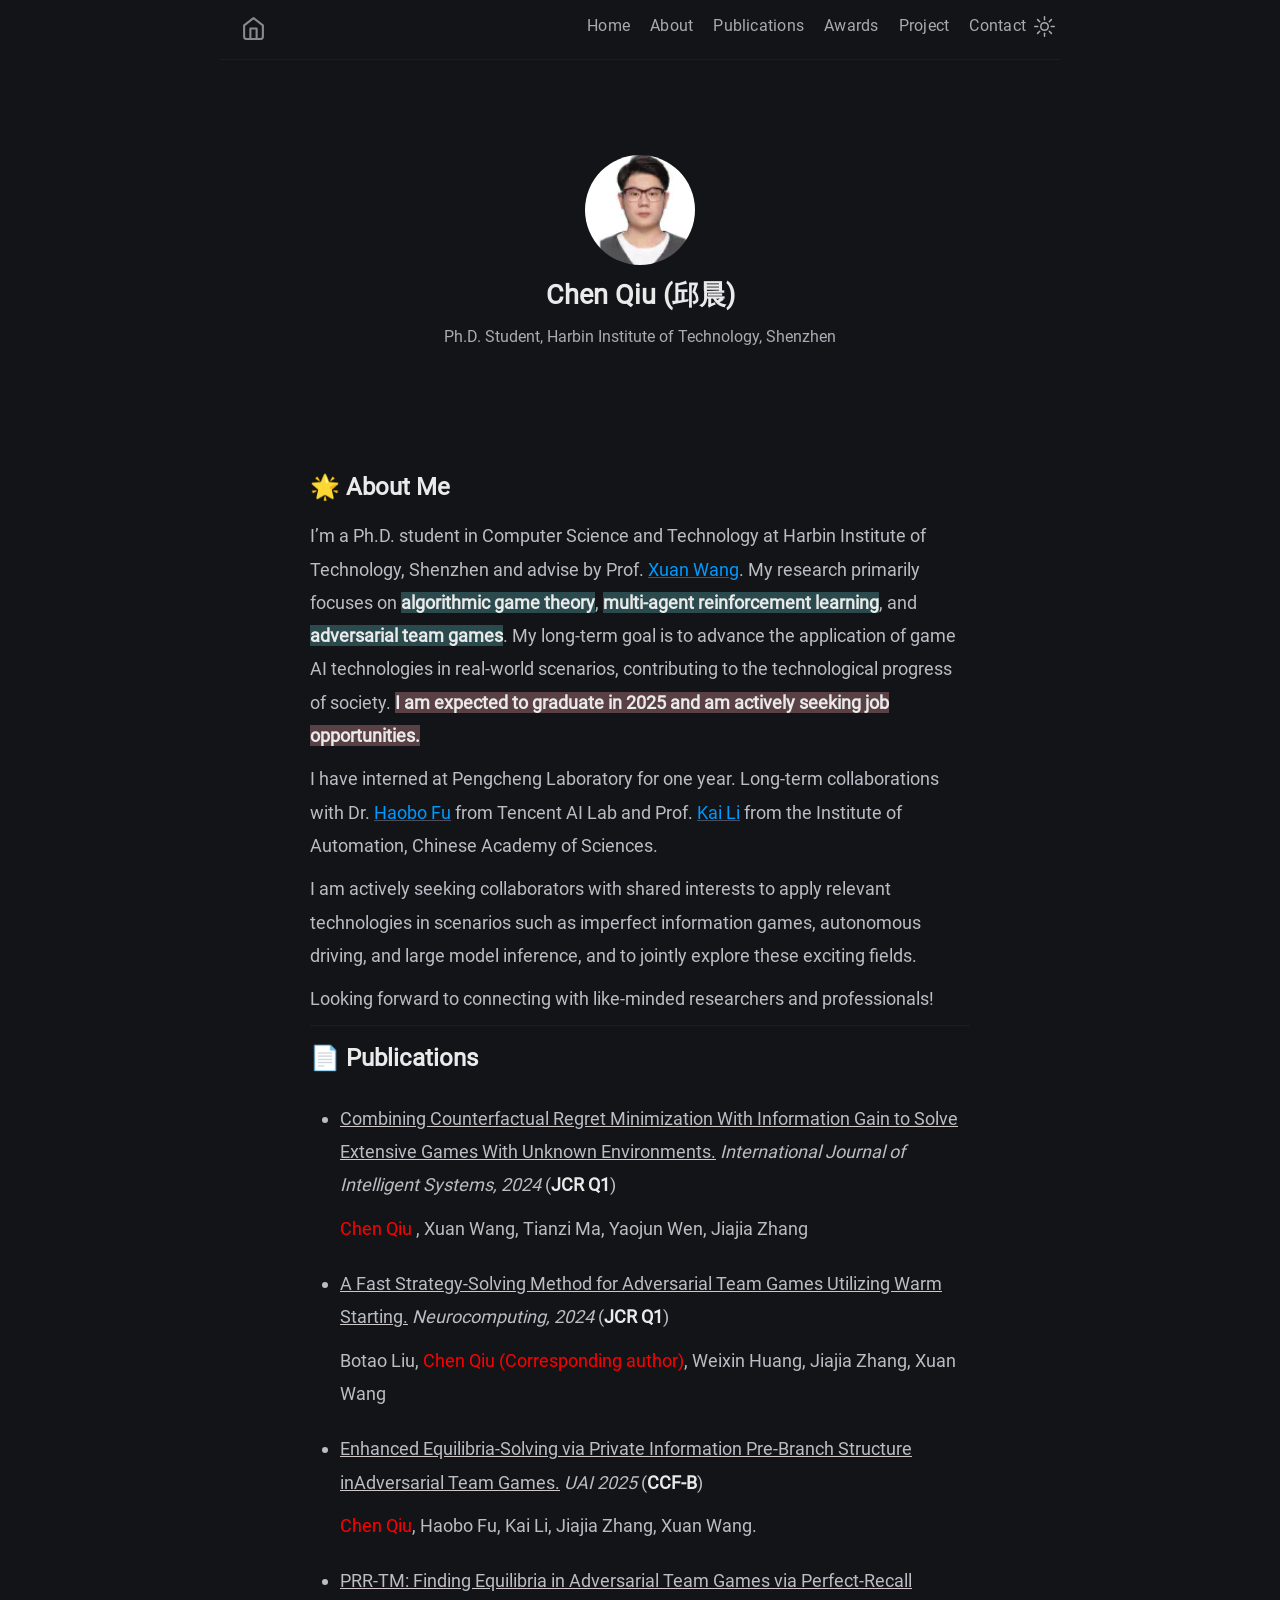
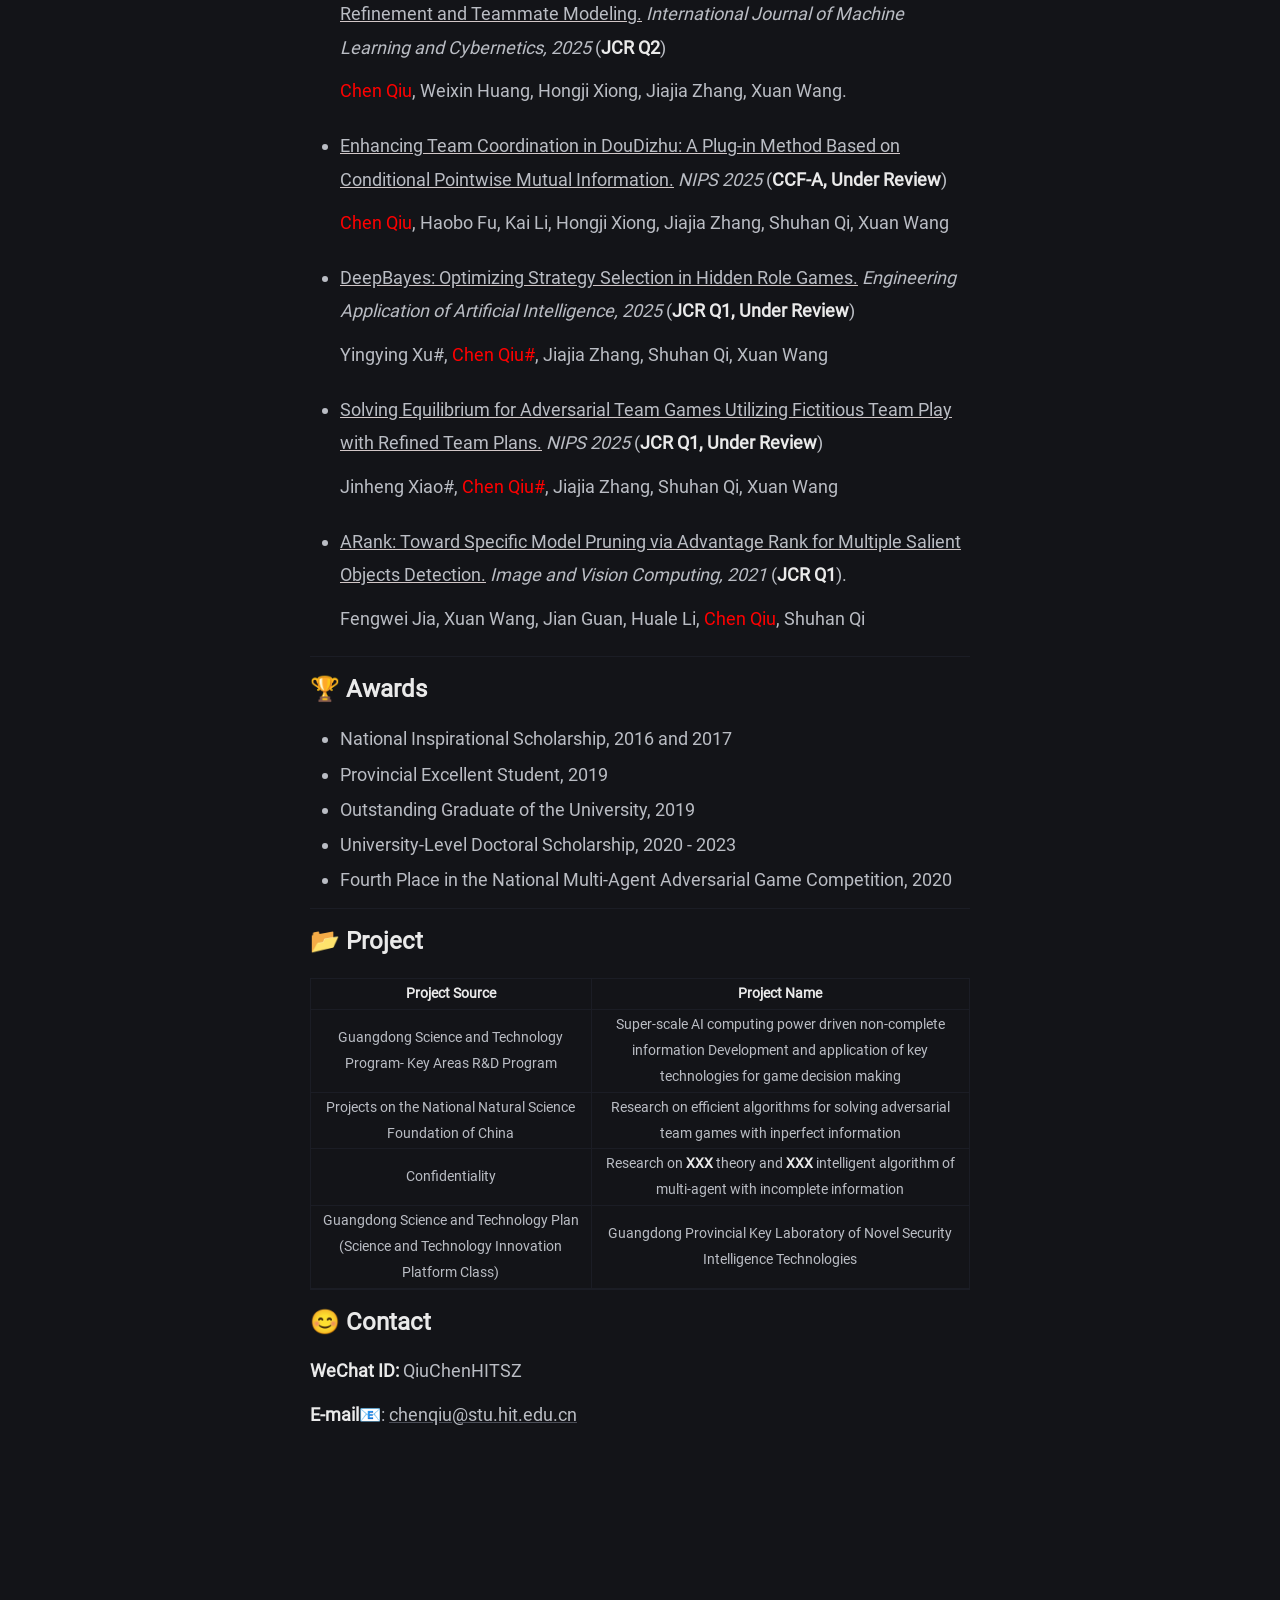
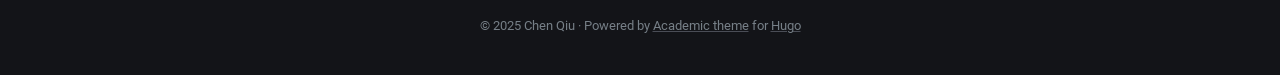
<file: index.html>
<!DOCTYPE html><html lang="en-gb" class="dark"><head><meta charset="utf-8">
<meta http-equiv="content-type" content="text/html">
<meta name="viewport" content="width=device-width, initial-scale=1.0">

<title itemprop="name">Home | Chen Qiu&#39;s Website</title>
<meta property="og:title" content="Home | Chen Qiu&#39;s Website" />
<meta name="twitter:title" content="Home | Chen Qiu&#39;s Website" />
<meta itemprop="name" content="Home | Chen Qiu&#39;s Website" />
<meta name="application-name" content="Home | Chen Qiu&#39;s Website" />
<meta property="og:site_name" content="Awesome hugo blog" />

<meta name="description" content="This is my personal website.">
<meta itemprop="description" content="This is my personal website." />
<meta property="og:description" content="This is my personal website." />
<meta name="twitter:description" content="This is my personal website." />

<meta property="og:locale" content="en-gb" />
<meta name="language" content="en-gb" />

  <link rel="alternate" hreflang="en-gb" href="https://chenqiu01.github.io/" title="English" />






<meta name="generator" content="Hugo 0.144.2">

    
    <meta property="og:url" content="https://chenqiu01.github.io/">
  <meta property="og:site_name" content="Chen Qiu&#39;s Website">
  <meta property="og:title" content="Home">
  <meta property="og:description" content="This is my personal website.">
  <meta property="og:locale" content="en_gb">
  <meta property="og:type" content="website">


    
    
  <meta name="twitter:card" content="summary">
  <meta name="twitter:title" content="Home">
  <meta name="twitter:description" content="This is my personal website.">


    

    <link rel="canonical" href="https://chenqiu01.github.io/">
    <link href="/index.xml" rel="alternate" type="application/rss+xml" title="Chen Qiu&#39;s Website">
    <link href="/index.xml" rel="feed" type="application/rss+xml" title="Chen Qiu&#39;s Website">
    <link href="/style.min.76b625415e67c682c3f6291d042d8793edbe0b42c39e76d63d173079bffa56f7.css" rel="stylesheet">
    <link href="/code-highlight.min.706d31975fec544a864cb7f0d847a73ea55ca1df91bf495fd12a177138d807cf.css" rel="stylesheet">

    
    <link rel="apple-touch-icon" sizes="180x180" href="/icons/apple-touch-icon.png">
    <link rel="icon" type="image/png" sizes="32x32" href="/icons/favicon-32x32.png">
    <link rel="icon" type="image/png" sizes="16x16" href="/icons/favicon-16x16.png">
    <link rel="mask-icon" href="/icons/safari-pinned-tab.svg">
    <link rel="shortcut icon" href="/favicon.ico">




<link rel="manifest" href="https://chenqiu01.github.io/site.webmanifest">

<meta name="msapplication-config" content="/browserconfig.xml">
<meta name="msapplication-TileColor" content="#2d89ef">
<meta name="theme-color" content="#434648">

    
    <link rel="icon" type="image/svg+xml" href="/icons/favicon.svg">

    
    
    
</head>
<body data-theme="dark" class="notransition">

<script src="/js/theme.min.8961c317c5b88b953fe27525839672c9343f1058ab044696ca225656c8ba2ab0.js" integrity="sha256-iWHDF8W4i5U/4nUlg5ZyyTQ/EFirBEaWyiJWVsi6KrA="></script>

<div class="navbar" role="navigation">
    <nav class="menu" aria-label="Main Navigation">
        <a href="https://chenqiu01.github.io/" class="logo">
            <svg xmlns="http://www.w3.org/2000/svg" width="25" height="25" 
viewBox="0 0 24 24" fill="none" stroke="currentColor" stroke-width="2" stroke-linecap="round" 
stroke-linejoin="round" class="feather feather-home">
<title></title>
<path d="M3 9l9-7 9 7v11a2 2 0 0 1-2 2H5a2 2 0 0 1-2-2z"></path>
<polyline points="9 22 9 12 15 12 15 22"></polyline>
</svg>
        </a>
        <input type="checkbox" id="menu-trigger" class="menu-trigger" />
        <label for="menu-trigger">
            <span class="menu-icon">
                <svg xmlns="http://www.w3.org/2000/svg" width="25" height="25" stroke="currentColor" fill="none" viewBox="0 0 14 14"><title>Menu</title><path stroke-linecap="round" stroke-linejoin="round" d="M10.595 7L3.40726 7"></path><path stroke-linecap="round" stroke-linejoin="round" d="M10.5096 3.51488L3.49301 3.51488"></path><path stroke-linecap="round" stroke-linejoin="round" d="M10.5096 10.4851H3.49301"></path><path stroke-linecap="round" stroke-linejoin="round" d="M0.5 12.5V1.5C0.5 0.947715 0.947715 0.5 1.5 0.5H12.5C13.0523 0.5 13.5 0.947715 13.5 1.5V12.5C13.5 13.0523 13.0523 13.5 12.5 13.5H1.5C0.947715 13.5 0.5 13.0523 0.5 12.5Z"></path></svg>
            </span>
        </label>

        <div class="trigger">
            <ul class="trigger-container">
                
                    <li>
                        
                        <a class="menu-link" href="#home">
                            Home
                        </a>
                    </li>
                
                    <li>
                        
                        <a class="menu-link" href="#about">
                            About
                        </a>
                    </li>
                
                    <li>
                        
                        <a class="menu-link" href="#publications">
                            Publications
                        </a>
                    </li>
                
                    <li>
                        
                        <a class="menu-link" href="#awards">
                            Awards
                        </a>
                    </li>
                
                    <li>
                        
                        <a class="menu-link" href="#project">
                            Project
                        </a>
                    </li>
                
                    <li>
                        
                        <a class="menu-link" href="#contact">
                            Contact
                        </a>
                    </li>
                
            </ul>
            <a id="mode" href="#">
                <svg xmlns="http://www.w3.org/2000/svg" class="mode-sunny" width="21" height="21" viewBox="0 0 14 14" stroke-width="1">
<title>LIGHT</title><g><circle cx="7" cy="7" r="2.5" fill="none" stroke-linecap="round" stroke-linejoin="round"></circle><line x1="7" y1="0.5" x2="7" y2="2.5" fill="none" stroke-linecap="round" stroke-linejoin="round"></line><line x1="2.4" y1="2.4" x2="3.82" y2="3.82" fill="none" stroke-linecap="round" stroke-linejoin="round"></line><line x1="0.5" y1="7" x2="2.5" y2="7" fill="none" stroke-linecap="round" stroke-linejoin="round"></line><line x1="2.4" y1="11.6" x2="3.82" y2="10.18" fill="none" stroke-linecap="round" stroke-linejoin="round"></line><line x1="7" y1="13.5" x2="7" y2="11.5" fill="none" stroke-linecap="round" stroke-linejoin="round"></line><line x1="11.6" y1="11.6" x2="10.18" y2="10.18" fill="none" stroke-linecap="round" stroke-linejoin="round"></line><line x1="13.5" y1="7" x2="11.5" y2="7" fill="none" stroke-linecap="round" stroke-linejoin="round"></line><line x1="11.6" y1="2.4" x2="10.18" y2="3.82" fill="none" stroke-linecap="round" stroke-linejoin="round"></line></g></svg>
                <svg xmlns="http://www.w3.org/2000/svg" class="mode-moon" width="21" height="21" viewBox="0 0 14 14" stroke-width="1">
<title>DARK</title><g><circle cx="7" cy="7" r="2.5" fill="none" stroke-linecap="round" stroke-linejoin="round"></circle><line x1="7" y1="0.5" x2="7" y2="2.5" fill="none" stroke-linecap="round" stroke-linejoin="round"></line><line x1="2.4" y1="2.4" x2="3.82" y2="3.82" fill="none" stroke-linecap="round" stroke-linejoin="round"></line><line x1="0.5" y1="7" x2="2.5" y2="7" fill="none" stroke-linecap="round" stroke-linejoin="round"></line><line x1="2.4" y1="11.6" x2="3.82" y2="10.18" fill="none" stroke-linecap="round" stroke-linejoin="round"></line><line x1="7" y1="13.5" x2="7" y2="11.5" fill="none" stroke-linecap="round" stroke-linejoin="round"></line><line x1="11.6" y1="11.6" x2="10.18" y2="10.18" fill="none" stroke-linecap="round" stroke-linejoin="round"></line><line x1="13.5" y1="7" x2="11.5" y2="7" fill="none" stroke-linecap="round" stroke-linejoin="round"></line><line x1="11.6" y1="2.4" x2="10.18" y2="3.82" fill="none" stroke-linecap="round" stroke-linejoin="round"></line></g></svg>
            </a>
        </div>
    </nav>
</div>
<div class="wrapper">
        


<div class="author">
    
    
    
    <img class="author-avatar" src="/avatar_hu_381c7360a01dfb6c.webp" alt="Chen Qiu" width="413"
        height="413" />
    
    
    <h2 class="author-name">Chen Qiu (邱晨)</h2>
    <p class="author-bio">Ph.D. Student, Harbin Institute of Technology, Shenzhen </p>
</div>

        <main aria-label="Content">
            <h2 id="about">🌟 About Me</h2>
<p><font size =4>I&rsquo;m a Ph.D. student in Computer Science and Technology at Harbin Institute of Technology, Shenzhen and advise by Prof. <a href="https://faculty.hitsz.edu.cn/wangxuan"><font color=#0099ff>Xuan Wang</font></a>. My research primarily focuses on <span style="background-color:rgb(100,200,200,0.3)"><strong>algorithmic game theory</strong></span>, <span style="background-color:rgb(100,200,200,0.3)"><strong>multi-agent reinforcement learning</strong></span>, and <span style="background-color:rgb(100,200,200,0.3)"><strong>adversarial team games</strong></span>. My long-term goal is to advance the application of game AI technologies in real-world scenarios, contributing to the technological progress of society. <span style="background-color:rgb(248,165,173,0.3)"><strong>I am expected to graduate in 2025 and am actively seeking job opportunities.</strong></span></p>
<p>I have interned at Pengcheng Laboratory for one year. Long-term collaborations with Dr. <a href="https://haobofu.github.io/"><font color=#0099ff>Haobo Fu</font></a> from Tencent AI Lab and Prof. <a href="https://kli-casia.github.io/"><font color=#0099ff>Kai Li</font></a> from the Institute of Automation, Chinese Academy of Sciences.</p>
<p>I am actively seeking collaborators with shared interests to apply relevant technologies in scenarios such as imperfect information games, autonomous driving, and large model inference, and to jointly explore these exciting fields.</p>
<p>Looking forward to connecting with like-minded researchers and professionals!
</font></p>
<hr>
<h2 id="publications">📄 Publications</h2>
<font size =4>
<ul>
<li>
<p><u>Combining Counterfactual Regret Minimization With Information Gain to Solve Extensive Games With Unknown Environments.</u> <em>International Journal of Intelligent Systems, 2024</em> (<strong>JCR Q1</strong>)</p>
<p><font color=red>Chen Qiu </font>, Xuan Wang, Tianzi Ma, Yaojun Wen, Jiajia Zhang</p>
</li>
<li>
<p><u>A Fast Strategy-Solving Method for Adversarial Team Games Utilizing Warm Starting.</u> <em>Neurocomputing, 2024</em> (<strong>JCR Q1</strong>)</p>
<p>Botao Liu, <font color=red>Chen Qiu (Corresponding author)</font>, Weixin Huang, Jiajia Zhang, Xuan Wang</p>
</li>
<li>
<p><u>Enhanced Equilibria-Solving via Private Information Pre-Branch Structure inAdversarial Team Games.</u> <em>UAI 2025</em> (<strong>CCF-B</strong>)</p>
<p><font color=red>Chen Qiu</font>, Haobo Fu, Kai Li, Jiajia Zhang, Xuan Wang.</p>
</li>
<li>
<p><u>PRR-TM: Finding Equilibria in Adversarial Team Games via Perfect-Recall Refinement and Teammate Modeling.</u> <em>International Journal of Machine Learning and Cybernetics, 2025</em> (<strong>JCR Q2</strong>)</p>
<p><font color=red>Chen Qiu</font>, Weixin Huang, Hongji Xiong, Jiajia Zhang, Xuan Wang.</p>
</li>
<li>
<p><u>Enhancing Team Coordination in DouDizhu: A Plug-in Method Based on Conditional Pointwise Mutual Information.</u> <em>NIPS 2025</em> (<strong>CCF-A, Under Review</strong>)</p>
<p><font color=red>Chen Qiu</font>, Haobo Fu, Kai Li, Hongji Xiong, Jiajia Zhang, Shuhan Qi, Xuan Wang</p>
</li>
<li>
<p><u>DeepBayes: Optimizing Strategy Selection in Hidden Role Games.</u> <em>Engineering Application of Artificial Intelligence, 2025</em> (<strong>JCR Q1, Under Review</strong>)</p>
<p>Yingying Xu#, <font color=red>Chen Qiu#</font>, Jiajia Zhang, Shuhan Qi, Xuan Wang</p>
</li>
<li>
<p><u>Solving Equilibrium for Adversarial Team Games Utilizing Fictitious Team Play with Refined Team Plans.</u> <em>NIPS 2025</em> (<strong>JCR Q1, Under Review</strong>)</p>
<p>Jinheng Xiao#, <font color=red>Chen Qiu#</font>, Jiajia Zhang, Shuhan Qi, Xuan Wang</p>
</li>
<li>
<p><u>ARank: Toward Specific Model Pruning via Advantage Rank for Multiple Salient Objects Detection.</u> <em>Image and Vision Computing, 2021</em> (<strong>JCR Q1</strong>).</u></p>
<p>Fengwei Jia, Xuan Wang, Jian Guan, Huale Li, <font color=red>Chen Qiu</font>, Shuhan Qi</p>
</li>
</ul>
</font>
<hr>
<h2 id="awards">🏆 Awards</h2>
<font size =4>
<ul>
<li>National Inspirational Scholarship, 2016 and 2017</li>
<li>Provincial Excellent Student, 2019</li>
<li>Outstanding Graduate of the University, 2019</li>
<li>University-Level Doctoral Scholarship, 2020 - 2023</li>
<li>Fourth Place in the National Multi-Agent Adversarial Game Competition, 2020</li>
</ul>
</font>
<hr>
<h2 id="project">📂 Project</h2>
<table>
  <thead>
      <tr>
          <th style="text-align: center"><strong>Project Source</strong></th>
          <th style="text-align: center"><strong>Project Name</strong></th>
      </tr>
  </thead>
  <tbody>
      <tr>
          <td style="text-align: center">Guangdong Science and Technology Program- Key Areas R&amp;D Program</td>
          <td style="text-align: center">Super-scale AI computing power driven non-complete information Development and application of key technologies for game decision making</td>
      </tr>
      <tr>
          <td style="text-align: center">Projects on the National Natural Science Foundation of China</td>
          <td style="text-align: center">Research on efficient algorithms for solving adversarial team games with inperfect information</td>
      </tr>
      <tr>
          <td style="text-align: center">Confidentiality</td>
          <td style="text-align: center">Research on <strong>XXX</strong> theory and <strong>XXX</strong> intelligent algorithm of multi-agent with incomplete information</td>
      </tr>
      <tr>
          <td style="text-align: center">Guangdong Science and Technology Plan (Science and Technology Innovation Platform Class)</td>
          <td style="text-align: center">Guangdong Provincial Key Laboratory of Novel Security Intelligence Technologies</td>
      </tr>
  </tbody>
</table>
<hr>
<h2 id="contact">😊 Contact</h2>
 <font size = 4>
<p><strong>WeChat ID:</strong> QiuChenHITSZ</p>
<p><strong>E-mail</strong>📧: <a href="mailto:chenqiu@stu.hit.edu.cn">chenqiu@stu.hit.edu.cn</a> </font></p>

            
            
        </main>
    </div><footer class="footer">
    <span class="footer_item"> </span>
    &nbsp;

    <div class="footer_social-icons">
</div>
    <small class="footer_copyright">
        © 2025 Chen Qiu · Powered by <a href="https://github.com/HugoBlox/hugo-blox-builder" target = "_blank">Academic theme</a> for <a href="https://gohugo.io/" target="_blank"> Hugo</a>
        
    </small>
</footer><a href="#" title="" id="totop">
    <svg xmlns="http://www.w3.org/2000/svg" width="48" height="48" fill="currentColor" stroke="currentColor" viewBox="0 96 960 960">
    <path d="M283 704.739 234.261 656 480 410.261 725.739 656 677 704.739l-197-197-197 197Z"/>
</svg>

</a>


    




    
    
        
    

    
    
        
    



    
    <script src="https://chenqiu01.github.io/js/main.min.35f435a5d8eac613c52daa28d8af544a4512337d3e95236e4a4978417b8dcb2f.js" integrity="sha256-NfQ1pdjqxhPFLaoo2K9USkUSM30&#43;lSNuSkl4QXuNyy8="></script>

    

</body>

</html>
</file>
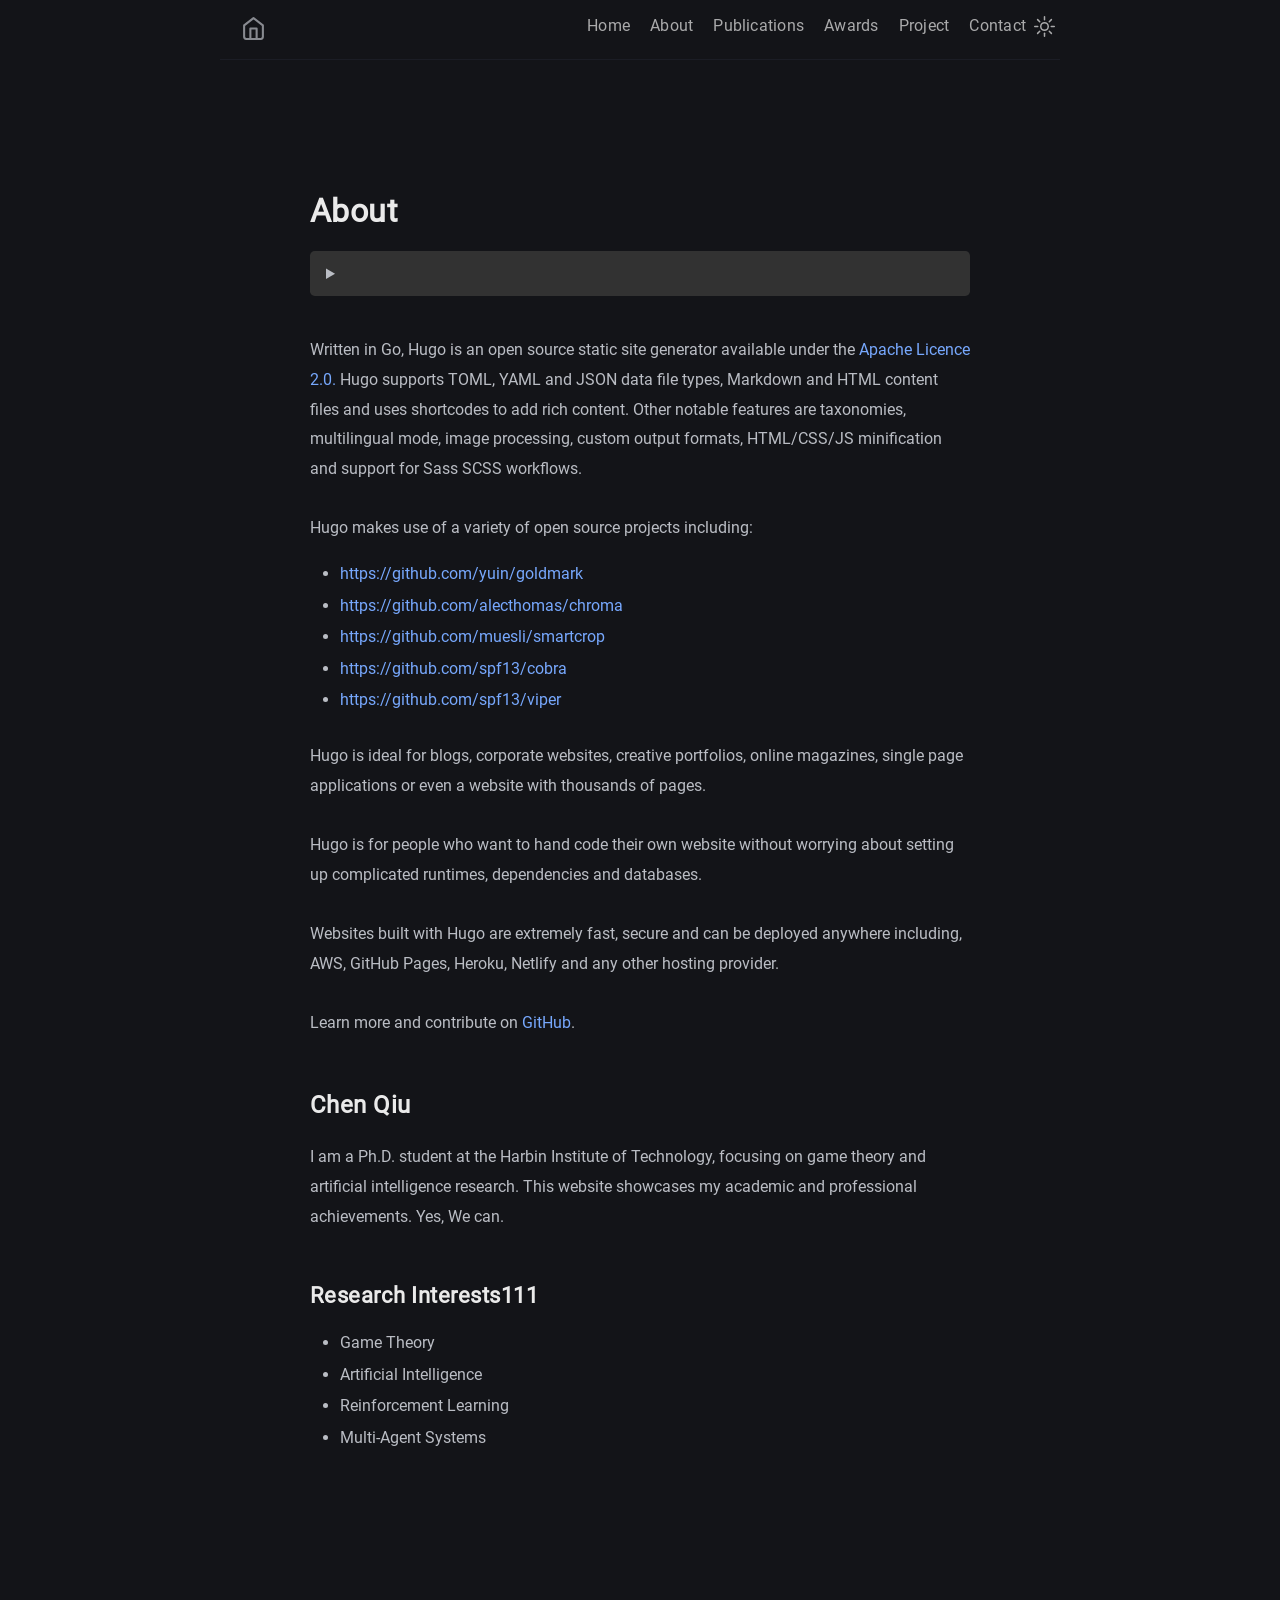
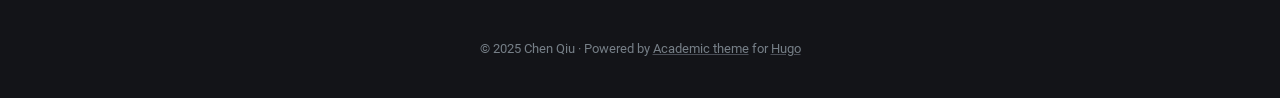
<file: about/index.html>
<!DOCTYPE html>
<html lang="en-gb"><head><meta charset="utf-8">
<meta http-equiv="content-type" content="text/html">
<meta name="viewport" content="width=device-width, initial-scale=1.0">

<title itemprop="name">About | Chen Qiu&#39;s Website</title>
<meta property="og:title" content="About | Chen Qiu&#39;s Website" />
<meta name="twitter:title" content="About | Chen Qiu&#39;s Website" />
<meta itemprop="name" content="About | Chen Qiu&#39;s Website" />
<meta name="application-name" content="About | Chen Qiu&#39;s Website" />
<meta property="og:site_name" content="Awesome hugo blog" />

<meta name="description" content="Hugo, the world&#39;s fastest framework for building websites">
<meta itemprop="description" content="Hugo, the world&#39;s fastest framework for building websites" />
<meta property="og:description" content="Hugo, the world&#39;s fastest framework for building websites" />
<meta name="twitter:description" content="Hugo, the world&#39;s fastest framework for building websites" />

<meta property="og:locale" content="en-gb" />
<meta name="language" content="en-gb" />

  <link rel="alternate" hreflang="en-gb" href="https://chenqiu01.github.io/about/" title="English" />






<meta name="generator" content="Hugo 0.144.2">

    
    <meta property="og:url" content="https://chenqiu01.github.io/about/">
  <meta property="og:site_name" content="Chen Qiu&#39;s Website">
  <meta property="og:title" content="About">
  <meta property="og:description" content="Hugo, the world&#39;s fastest framework for building websites">
  <meta property="og:locale" content="en_gb">
  <meta property="og:type" content="article">


    
    
  <meta name="twitter:card" content="summary">
  <meta name="twitter:title" content="About">
  <meta name="twitter:description" content="Hugo, the world&#39;s fastest framework for building websites">


    

    <link rel="canonical" href="https://chenqiu01.github.io/about/">
    <link href="/style.min.76b625415e67c682c3f6291d042d8793edbe0b42c39e76d63d173079bffa56f7.css" rel="stylesheet">
    <link href="/code-highlight.min.706d31975fec544a864cb7f0d847a73ea55ca1df91bf495fd12a177138d807cf.css" rel="stylesheet">

    
    <link rel="apple-touch-icon" sizes="180x180" href="/icons/apple-touch-icon.png">
    <link rel="icon" type="image/png" sizes="32x32" href="/icons/favicon-32x32.png">
    <link rel="icon" type="image/png" sizes="16x16" href="/icons/favicon-16x16.png">
    <link rel="mask-icon" href="/icons/safari-pinned-tab.svg">
    <link rel="shortcut icon" href="/favicon.ico">




<link rel="manifest" href="https://chenqiu01.github.io/site.webmanifest">

<meta name="msapplication-config" content="/browserconfig.xml">
<meta name="msapplication-TileColor" content="#2d89ef">
<meta name="theme-color" content="#434648">

    
    <link rel="icon" type="image/svg+xml" href="/icons/favicon.svg">

    
    
    
</head>
<body data-theme = "dark" class="notransition">

<script src="/js/theme.min.8961c317c5b88b953fe27525839672c9343f1058ab044696ca225656c8ba2ab0.js" integrity="sha256-iWHDF8W4i5U/4nUlg5ZyyTQ/EFirBEaWyiJWVsi6KrA="></script>

<div class="navbar" role="navigation">
    <nav class="menu" aria-label="Main Navigation">
        <a href="https://chenqiu01.github.io/" class="logo">
            <svg xmlns="http://www.w3.org/2000/svg" width="25" height="25" 
viewBox="0 0 24 24" fill="none" stroke="currentColor" stroke-width="2" stroke-linecap="round" 
stroke-linejoin="round" class="feather feather-home">
<title></title>
<path d="M3 9l9-7 9 7v11a2 2 0 0 1-2 2H5a2 2 0 0 1-2-2z"></path>
<polyline points="9 22 9 12 15 12 15 22"></polyline>
</svg>
        </a>
        <input type="checkbox" id="menu-trigger" class="menu-trigger" />
        <label for="menu-trigger">
            <span class="menu-icon">
                <svg xmlns="http://www.w3.org/2000/svg" width="25" height="25" stroke="currentColor" fill="none" viewBox="0 0 14 14"><title>Menu</title><path stroke-linecap="round" stroke-linejoin="round" d="M10.595 7L3.40726 7"></path><path stroke-linecap="round" stroke-linejoin="round" d="M10.5096 3.51488L3.49301 3.51488"></path><path stroke-linecap="round" stroke-linejoin="round" d="M10.5096 10.4851H3.49301"></path><path stroke-linecap="round" stroke-linejoin="round" d="M0.5 12.5V1.5C0.5 0.947715 0.947715 0.5 1.5 0.5H12.5C13.0523 0.5 13.5 0.947715 13.5 1.5V12.5C13.5 13.0523 13.0523 13.5 12.5 13.5H1.5C0.947715 13.5 0.5 13.0523 0.5 12.5Z"></path></svg>
            </span>
        </label>

        <div class="trigger">
            <ul class="trigger-container">
                
                    <li>
                        
                        <a class="menu-link" href="#home">
                            Home
                        </a>
                    </li>
                
                    <li>
                        
                        <a class="menu-link" href="#about">
                            About
                        </a>
                    </li>
                
                    <li>
                        
                        <a class="menu-link" href="#publications">
                            Publications
                        </a>
                    </li>
                
                    <li>
                        
                        <a class="menu-link" href="#awards">
                            Awards
                        </a>
                    </li>
                
                    <li>
                        
                        <a class="menu-link" href="#project">
                            Project
                        </a>
                    </li>
                
                    <li>
                        
                        <a class="menu-link" href="#contact">
                            Contact
                        </a>
                    </li>
                
            </ul>
            <a id="mode" href="#">
                <svg xmlns="http://www.w3.org/2000/svg" class="mode-sunny" width="21" height="21" viewBox="0 0 14 14" stroke-width="1">
<title>LIGHT</title><g><circle cx="7" cy="7" r="2.5" fill="none" stroke-linecap="round" stroke-linejoin="round"></circle><line x1="7" y1="0.5" x2="7" y2="2.5" fill="none" stroke-linecap="round" stroke-linejoin="round"></line><line x1="2.4" y1="2.4" x2="3.82" y2="3.82" fill="none" stroke-linecap="round" stroke-linejoin="round"></line><line x1="0.5" y1="7" x2="2.5" y2="7" fill="none" stroke-linecap="round" stroke-linejoin="round"></line><line x1="2.4" y1="11.6" x2="3.82" y2="10.18" fill="none" stroke-linecap="round" stroke-linejoin="round"></line><line x1="7" y1="13.5" x2="7" y2="11.5" fill="none" stroke-linecap="round" stroke-linejoin="round"></line><line x1="11.6" y1="11.6" x2="10.18" y2="10.18" fill="none" stroke-linecap="round" stroke-linejoin="round"></line><line x1="13.5" y1="7" x2="11.5" y2="7" fill="none" stroke-linecap="round" stroke-linejoin="round"></line><line x1="11.6" y1="2.4" x2="10.18" y2="3.82" fill="none" stroke-linecap="round" stroke-linejoin="round"></line></g></svg>
                <svg xmlns="http://www.w3.org/2000/svg" class="mode-moon" width="21" height="21" viewBox="0 0 14 14" stroke-width="1">
<title>DARK</title><g><circle cx="7" cy="7" r="2.5" fill="none" stroke-linecap="round" stroke-linejoin="round"></circle><line x1="7" y1="0.5" x2="7" y2="2.5" fill="none" stroke-linecap="round" stroke-linejoin="round"></line><line x1="2.4" y1="2.4" x2="3.82" y2="3.82" fill="none" stroke-linecap="round" stroke-linejoin="round"></line><line x1="0.5" y1="7" x2="2.5" y2="7" fill="none" stroke-linecap="round" stroke-linejoin="round"></line><line x1="2.4" y1="11.6" x2="3.82" y2="10.18" fill="none" stroke-linecap="round" stroke-linejoin="round"></line><line x1="7" y1="13.5" x2="7" y2="11.5" fill="none" stroke-linecap="round" stroke-linejoin="round"></line><line x1="11.6" y1="11.6" x2="10.18" y2="10.18" fill="none" stroke-linecap="round" stroke-linejoin="round"></line><line x1="13.5" y1="7" x2="11.5" y2="7" fill="none" stroke-linecap="round" stroke-linejoin="round"></line><line x1="11.6" y1="2.4" x2="10.18" y2="3.82" fill="none" stroke-linecap="round" stroke-linejoin="round"></line></g></svg>
            </a>
        </div>
    </nav>
</div>

<div class="wrapper post">
    <main class="page-content" aria-label="Content">
        <article>
            <header class="header">
                <h1 class="header-title">About</h1>
                
                
            </header>
            
    
    <details class="toc" ZgotmplZ>
        <summary><b></b></summary>
        <nav id="TableOfContents">
  <ul>
    <li><a href="#research-interests111">Research Interests111</a></li>
  </ul>
</nav>
    </details>
            <div class="page-content">
                <p>Written in Go, Hugo is an open source static site generator available under the <a href="https://github.com/gohugoio/hugo/blob/master/LICENSE">Apache Licence 2.0.</a> Hugo supports TOML, YAML and JSON data file types, Markdown and HTML content files and uses shortcodes to add rich content. Other notable features are taxonomies, multilingual mode, image processing, custom output formats, HTML/CSS/JS minification and support for Sass SCSS workflows.</p>
<p>Hugo makes use of a variety of open source projects including:</p>
<ul>
<li><a href="https://github.com/yuin/goldmark">https://github.com/yuin/goldmark</a></li>
<li><a href="https://github.com/alecthomas/chroma">https://github.com/alecthomas/chroma</a></li>
<li><a href="https://github.com/muesli/smartcrop">https://github.com/muesli/smartcrop</a></li>
<li><a href="https://github.com/spf13/cobra">https://github.com/spf13/cobra</a></li>
<li><a href="https://github.com/spf13/viper">https://github.com/spf13/viper</a></li>
</ul>
<p>Hugo is ideal for blogs, corporate websites, creative portfolios, online magazines, single page applications or even a website with thousands of pages.</p>
<p>Hugo is for people who want to hand code their own website without worrying about setting up complicated runtimes, dependencies and databases.</p>
<p>Websites built with Hugo are extremely fast, secure and can be deployed anywhere including, AWS, GitHub Pages, Heroku, Netlify and any other hosting provider.</p>
<p>Learn more and contribute on <a href="https://github.com/gohugoio">GitHub</a>.</p>
<h1 id="chen-qiu">Chen Qiu</h1>
<p>I am a Ph.D. student at the Harbin Institute of Technology, focusing on game theory and artificial intelligence research. This website showcases my academic and professional achievements. Yes, We can.</p>
<h2 id="research-interests111">Research Interests111</h2>
<ul>
<li>Game Theory</li>
<li>Artificial Intelligence</li>
<li>Reinforcement Learning</li>
<li>Multi-Agent Systems</li>
</ul>

            </div>
        </article></main>
</div>
<footer class="footer">
    <span class="footer_item"> </span>
    &nbsp;

    <div class="footer_social-icons">
</div>
    <small class="footer_copyright">
        © 2025 Chen Qiu · Powered by <a href="https://github.com/HugoBlox/hugo-blox-builder" target = "_blank">Academic theme</a> for <a href="https://gohugo.io/" target="_blank"> Hugo</a>
        
    </small>
</footer><a href="#" title="" id="totop">
    <svg xmlns="http://www.w3.org/2000/svg" width="48" height="48" fill="currentColor" stroke="currentColor" viewBox="0 96 960 960">
    <path d="M283 704.739 234.261 656 480 410.261 725.739 656 677 704.739l-197-197-197 197Z"/>
</svg>

</a>


    




    
    
        
    

    
    
        
    



    
    <script src="https://chenqiu01.github.io/js/main.min.35f435a5d8eac613c52daa28d8af544a4512337d3e95236e4a4978417b8dcb2f.js" integrity="sha256-NfQ1pdjqxhPFLaoo2K9USkUSM30&#43;lSNuSkl4QXuNyy8="></script>

    

</body>
</html>
</file>
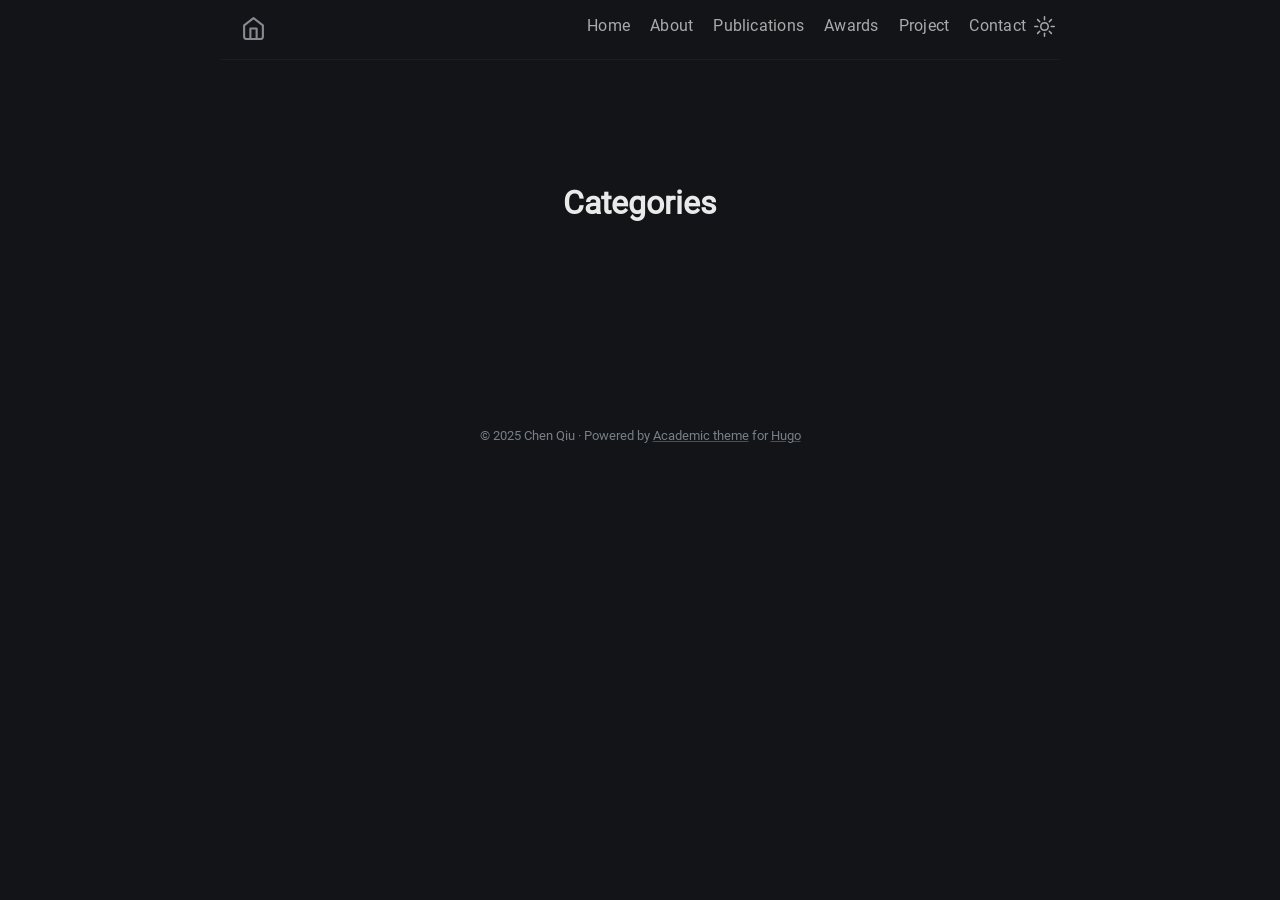
<file: categories/index.html>
<!DOCTYPE html>
<html lang="en-gb"><head><meta charset="utf-8">
<meta http-equiv="content-type" content="text/html">
<meta name="viewport" content="width=device-width, initial-scale=1.0">

<title itemprop="name">Categories | Chen Qiu&#39;s Website</title>
<meta property="og:title" content="Categories | Chen Qiu&#39;s Website" />
<meta name="twitter:title" content="Categories | Chen Qiu&#39;s Website" />
<meta itemprop="name" content="Categories | Chen Qiu&#39;s Website" />
<meta name="application-name" content="Categories | Chen Qiu&#39;s Website" />
<meta property="og:site_name" content="Awesome hugo blog" />

<meta name="description" content="Minimal Hugo blog theme with light and dark mode support">
<meta itemprop="description" content="Minimal Hugo blog theme with light and dark mode support" />
<meta property="og:description" content="Minimal Hugo blog theme with light and dark mode support" />
<meta name="twitter:description" content="Minimal Hugo blog theme with light and dark mode support" />

<meta property="og:locale" content="en-gb" />
<meta name="language" content="en-gb" />

  <link rel="alternate" hreflang="en-gb" href="https://chenqiu01.github.io/categories/" title="English" />






<meta name="generator" content="Hugo 0.144.2">

    
    <meta property="og:url" content="https://chenqiu01.github.io/categories/">
  <meta property="og:site_name" content="Chen Qiu&#39;s Website">
  <meta property="og:title" content="Categories">
  <meta property="og:description" content="Minimal Hugo blog theme with light and dark mode support">
  <meta property="og:locale" content="en_gb">
  <meta property="og:type" content="website">


    
    
  <meta name="twitter:card" content="summary">
  <meta name="twitter:title" content="Categories">
  <meta name="twitter:description" content="Minimal Hugo blog theme with light and dark mode support">


    

    <link rel="canonical" href="https://chenqiu01.github.io/categories/">
    <link href="/categories/index.xml" rel="alternate" type="application/rss+xml" title="Chen Qiu&#39;s Website">
    <link href="/categories/index.xml" rel="feed" type="application/rss+xml" title="Chen Qiu&#39;s Website">
    <link href="/style.min.76b625415e67c682c3f6291d042d8793edbe0b42c39e76d63d173079bffa56f7.css" rel="stylesheet">
    <link href="/code-highlight.min.706d31975fec544a864cb7f0d847a73ea55ca1df91bf495fd12a177138d807cf.css" rel="stylesheet">

    
    <link rel="apple-touch-icon" sizes="180x180" href="/icons/apple-touch-icon.png">
    <link rel="icon" type="image/png" sizes="32x32" href="/icons/favicon-32x32.png">
    <link rel="icon" type="image/png" sizes="16x16" href="/icons/favicon-16x16.png">
    <link rel="mask-icon" href="/icons/safari-pinned-tab.svg">
    <link rel="shortcut icon" href="/favicon.ico">




<link rel="manifest" href="https://chenqiu01.github.io/site.webmanifest">

<meta name="msapplication-config" content="/browserconfig.xml">
<meta name="msapplication-TileColor" content="#2d89ef">
<meta name="theme-color" content="#434648">

    
    <link rel="icon" type="image/svg+xml" href="/icons/favicon.svg">

    
    
    
</head>
<body data-theme = "dark" class="notransition">

<script src="/js/theme.min.8961c317c5b88b953fe27525839672c9343f1058ab044696ca225656c8ba2ab0.js" integrity="sha256-iWHDF8W4i5U/4nUlg5ZyyTQ/EFirBEaWyiJWVsi6KrA="></script>

<div class="navbar" role="navigation">
    <nav class="menu" aria-label="Main Navigation">
        <a href="https://chenqiu01.github.io/" class="logo">
            <svg xmlns="http://www.w3.org/2000/svg" width="25" height="25" 
viewBox="0 0 24 24" fill="none" stroke="currentColor" stroke-width="2" stroke-linecap="round" 
stroke-linejoin="round" class="feather feather-home">
<title></title>
<path d="M3 9l9-7 9 7v11a2 2 0 0 1-2 2H5a2 2 0 0 1-2-2z"></path>
<polyline points="9 22 9 12 15 12 15 22"></polyline>
</svg>
        </a>
        <input type="checkbox" id="menu-trigger" class="menu-trigger" />
        <label for="menu-trigger">
            <span class="menu-icon">
                <svg xmlns="http://www.w3.org/2000/svg" width="25" height="25" stroke="currentColor" fill="none" viewBox="0 0 14 14"><title>Menu</title><path stroke-linecap="round" stroke-linejoin="round" d="M10.595 7L3.40726 7"></path><path stroke-linecap="round" stroke-linejoin="round" d="M10.5096 3.51488L3.49301 3.51488"></path><path stroke-linecap="round" stroke-linejoin="round" d="M10.5096 10.4851H3.49301"></path><path stroke-linecap="round" stroke-linejoin="round" d="M0.5 12.5V1.5C0.5 0.947715 0.947715 0.5 1.5 0.5H12.5C13.0523 0.5 13.5 0.947715 13.5 1.5V12.5C13.5 13.0523 13.0523 13.5 12.5 13.5H1.5C0.947715 13.5 0.5 13.0523 0.5 12.5Z"></path></svg>
            </span>
        </label>

        <div class="trigger">
            <ul class="trigger-container">
                
                    <li>
                        
                        <a class="menu-link" href="#home">
                            Home
                        </a>
                    </li>
                
                    <li>
                        
                        <a class="menu-link" href="#about">
                            About
                        </a>
                    </li>
                
                    <li>
                        
                        <a class="menu-link" href="#publications">
                            Publications
                        </a>
                    </li>
                
                    <li>
                        
                        <a class="menu-link" href="#awards">
                            Awards
                        </a>
                    </li>
                
                    <li>
                        
                        <a class="menu-link" href="#project">
                            Project
                        </a>
                    </li>
                
                    <li>
                        
                        <a class="menu-link" href="#contact">
                            Contact
                        </a>
                    </li>
                
            </ul>
            <a id="mode" href="#">
                <svg xmlns="http://www.w3.org/2000/svg" class="mode-sunny" width="21" height="21" viewBox="0 0 14 14" stroke-width="1">
<title>LIGHT</title><g><circle cx="7" cy="7" r="2.5" fill="none" stroke-linecap="round" stroke-linejoin="round"></circle><line x1="7" y1="0.5" x2="7" y2="2.5" fill="none" stroke-linecap="round" stroke-linejoin="round"></line><line x1="2.4" y1="2.4" x2="3.82" y2="3.82" fill="none" stroke-linecap="round" stroke-linejoin="round"></line><line x1="0.5" y1="7" x2="2.5" y2="7" fill="none" stroke-linecap="round" stroke-linejoin="round"></line><line x1="2.4" y1="11.6" x2="3.82" y2="10.18" fill="none" stroke-linecap="round" stroke-linejoin="round"></line><line x1="7" y1="13.5" x2="7" y2="11.5" fill="none" stroke-linecap="round" stroke-linejoin="round"></line><line x1="11.6" y1="11.6" x2="10.18" y2="10.18" fill="none" stroke-linecap="round" stroke-linejoin="round"></line><line x1="13.5" y1="7" x2="11.5" y2="7" fill="none" stroke-linecap="round" stroke-linejoin="round"></line><line x1="11.6" y1="2.4" x2="10.18" y2="3.82" fill="none" stroke-linecap="round" stroke-linejoin="round"></line></g></svg>
                <svg xmlns="http://www.w3.org/2000/svg" class="mode-moon" width="21" height="21" viewBox="0 0 14 14" stroke-width="1">
<title>DARK</title><g><circle cx="7" cy="7" r="2.5" fill="none" stroke-linecap="round" stroke-linejoin="round"></circle><line x1="7" y1="0.5" x2="7" y2="2.5" fill="none" stroke-linecap="round" stroke-linejoin="round"></line><line x1="2.4" y1="2.4" x2="3.82" y2="3.82" fill="none" stroke-linecap="round" stroke-linejoin="round"></line><line x1="0.5" y1="7" x2="2.5" y2="7" fill="none" stroke-linecap="round" stroke-linejoin="round"></line><line x1="2.4" y1="11.6" x2="3.82" y2="10.18" fill="none" stroke-linecap="round" stroke-linejoin="round"></line><line x1="7" y1="13.5" x2="7" y2="11.5" fill="none" stroke-linecap="round" stroke-linejoin="round"></line><line x1="11.6" y1="11.6" x2="10.18" y2="10.18" fill="none" stroke-linecap="round" stroke-linejoin="round"></line><line x1="13.5" y1="7" x2="11.5" y2="7" fill="none" stroke-linecap="round" stroke-linejoin="round"></line><line x1="11.6" y1="2.4" x2="10.18" y2="3.82" fill="none" stroke-linecap="round" stroke-linejoin="round"></line></g></svg>
            </a>
        </div>
    </nav>
</div>
<div class="wrapper list-page">
    <header class="header">
        <h1 class="header-title center">Categories</h1>
    </header>
    <main class="page-content" aria-label="Content">
         

    </main>
</div><footer class="footer">
    <span class="footer_item"> </span>
    &nbsp;

    <div class="footer_social-icons">
</div>
    <small class="footer_copyright">
        © 2025 Chen Qiu · Powered by <a href="https://github.com/HugoBlox/hugo-blox-builder" target = "_blank">Academic theme</a> for <a href="https://gohugo.io/" target="_blank"> Hugo</a>
        
    </small>
</footer><a href="#" title="" id="totop">
    <svg xmlns="http://www.w3.org/2000/svg" width="48" height="48" fill="currentColor" stroke="currentColor" viewBox="0 96 960 960">
    <path d="M283 704.739 234.261 656 480 410.261 725.739 656 677 704.739l-197-197-197 197Z"/>
</svg>

</a>


    




    
    
        
    

    
    
        
    



    
    <script src="https://chenqiu01.github.io/js/main.min.35f435a5d8eac613c52daa28d8af544a4512337d3e95236e4a4978417b8dcb2f.js" integrity="sha256-NfQ1pdjqxhPFLaoo2K9USkUSM30&#43;lSNuSkl4QXuNyy8="></script>

    

</body>
</html>
</file>
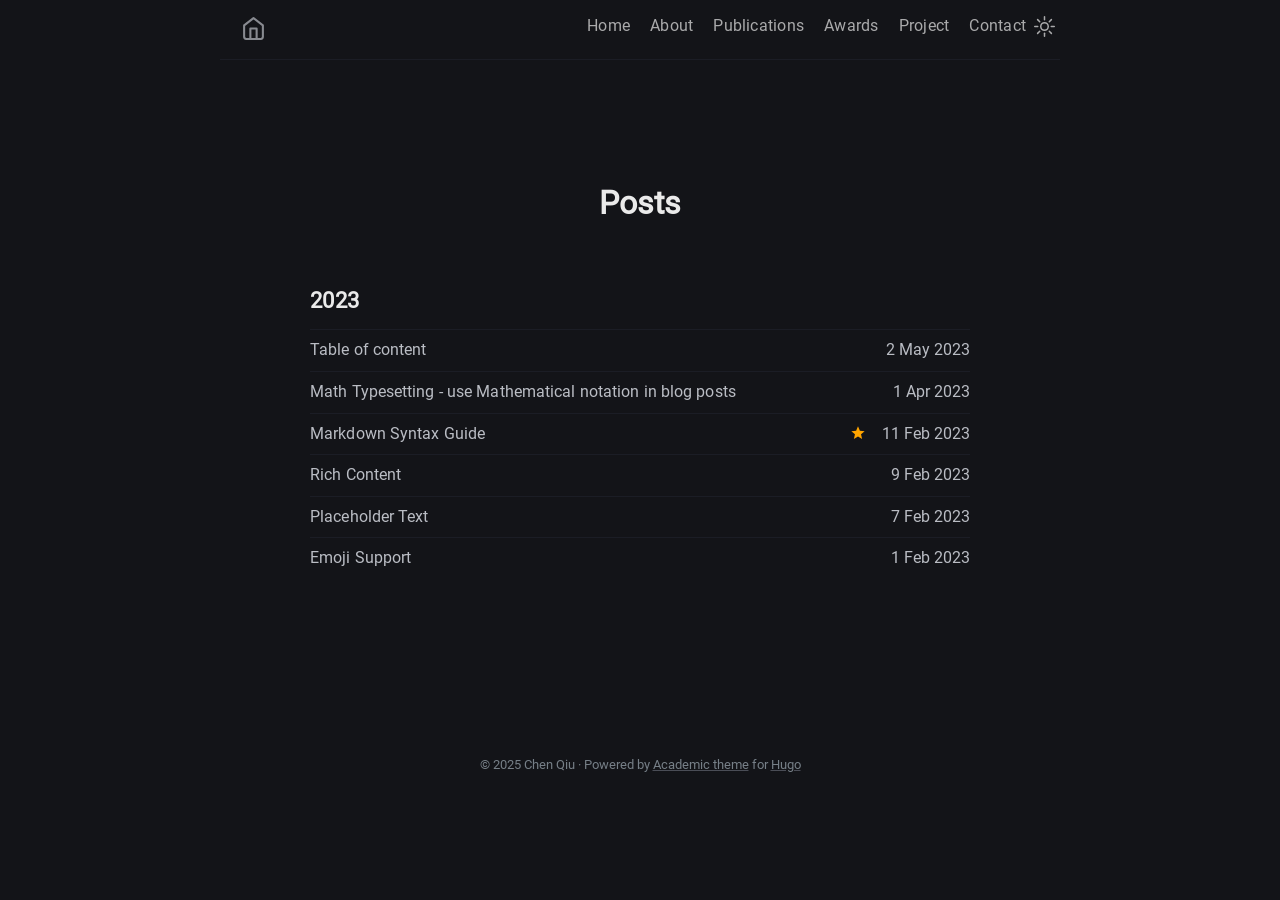
<file: posts/index.html>
<!DOCTYPE html>
<html lang="en-gb"><head><meta charset="utf-8">
<meta http-equiv="content-type" content="text/html">
<meta name="viewport" content="width=device-width, initial-scale=1.0">

<title itemprop="name">Posts | Chen Qiu&#39;s Website</title>
<meta property="og:title" content="Posts | Chen Qiu&#39;s Website" />
<meta name="twitter:title" content="Posts | Chen Qiu&#39;s Website" />
<meta itemprop="name" content="Posts | Chen Qiu&#39;s Website" />
<meta name="application-name" content="Posts | Chen Qiu&#39;s Website" />
<meta property="og:site_name" content="Awesome hugo blog" />

<meta name="description" content="Minimal Hugo blog theme with light and dark mode support">
<meta itemprop="description" content="Minimal Hugo blog theme with light and dark mode support" />
<meta property="og:description" content="Minimal Hugo blog theme with light and dark mode support" />
<meta name="twitter:description" content="Minimal Hugo blog theme with light and dark mode support" />

<meta property="og:locale" content="en-gb" />
<meta name="language" content="en-gb" />

  <link rel="alternate" hreflang="en-gb" href="https://chenqiu01.github.io/posts/" title="English" />





    
    
    
    
    
    <link rel="first" href="/posts/" />
    <link rel="last" href="/posts/" />
    
    
    
    

    <meta property="og:type" content="article" />
    <meta property="og:article:published_time" content=2023-05-02T00:00:00Z />
    <meta property="article:published_time" content=2023-05-02T00:00:00Z />
    <meta property="og:url" content="https://chenqiu01.github.io/posts/" />

    
    <meta property="og:article:author" content="Chen Qiu" />
    <meta property="article:author" content="Chen Qiu" />
    <meta name="author" content="Chen Qiu" />
    
    

    

    <script defer type="application/ld+json">
    {
        "@context": "http://schema.org",
        "@type": "Article",
        "headline": "Posts",
        "author": {
        "@type": "Person",
        "name": ""
        },
        "datePublished": "2023-05-02",
        "description": "",
        "wordCount":  0 ,
        "mainEntityOfPage": "True",
        "dateModified": "2023-05-02",
        "image": {
        "@type": "imageObject",
        "url": ""
        },
        "publisher": {
        "@type": "Organization",
        "name": "Chen Qiu\u0027s Website"
        }
    }
    </script>


<meta name="generator" content="Hugo 0.144.2">

    
    <meta property="og:url" content="https://chenqiu01.github.io/posts/">
  <meta property="og:site_name" content="Chen Qiu&#39;s Website">
  <meta property="og:title" content="Posts">
  <meta property="og:description" content="Minimal Hugo blog theme with light and dark mode support">
  <meta property="og:locale" content="en_gb">
  <meta property="og:type" content="website">


    
    
  <meta name="twitter:card" content="summary">
  <meta name="twitter:title" content="Posts">
  <meta name="twitter:description" content="Minimal Hugo blog theme with light and dark mode support">


    

    <link rel="canonical" href="https://chenqiu01.github.io/posts/">
    <link href="/posts/index.xml" rel="alternate" type="application/rss+xml" title="Chen Qiu&#39;s Website">
    <link href="/posts/index.xml" rel="feed" type="application/rss+xml" title="Chen Qiu&#39;s Website">
    <link href="/style.min.76b625415e67c682c3f6291d042d8793edbe0b42c39e76d63d173079bffa56f7.css" rel="stylesheet">
    <link href="/code-highlight.min.706d31975fec544a864cb7f0d847a73ea55ca1df91bf495fd12a177138d807cf.css" rel="stylesheet">

    
    <link rel="apple-touch-icon" sizes="180x180" href="/icons/apple-touch-icon.png">
    <link rel="icon" type="image/png" sizes="32x32" href="/icons/favicon-32x32.png">
    <link rel="icon" type="image/png" sizes="16x16" href="/icons/favicon-16x16.png">
    <link rel="mask-icon" href="/icons/safari-pinned-tab.svg">
    <link rel="shortcut icon" href="/favicon.ico">




<link rel="manifest" href="https://chenqiu01.github.io/site.webmanifest">

<meta name="msapplication-config" content="/browserconfig.xml">
<meta name="msapplication-TileColor" content="#2d89ef">
<meta name="theme-color" content="#434648">

    
    <link rel="icon" type="image/svg+xml" href="/icons/favicon.svg">

    
    
    
</head>
<body data-theme = "dark" class="notransition">

<script src="/js/theme.min.8961c317c5b88b953fe27525839672c9343f1058ab044696ca225656c8ba2ab0.js" integrity="sha256-iWHDF8W4i5U/4nUlg5ZyyTQ/EFirBEaWyiJWVsi6KrA="></script>

<div class="navbar" role="navigation">
    <nav class="menu" aria-label="Main Navigation">
        <a href="https://chenqiu01.github.io/" class="logo">
            <svg xmlns="http://www.w3.org/2000/svg" width="25" height="25" 
viewBox="0 0 24 24" fill="none" stroke="currentColor" stroke-width="2" stroke-linecap="round" 
stroke-linejoin="round" class="feather feather-home">
<title></title>
<path d="M3 9l9-7 9 7v11a2 2 0 0 1-2 2H5a2 2 0 0 1-2-2z"></path>
<polyline points="9 22 9 12 15 12 15 22"></polyline>
</svg>
        </a>
        <input type="checkbox" id="menu-trigger" class="menu-trigger" />
        <label for="menu-trigger">
            <span class="menu-icon">
                <svg xmlns="http://www.w3.org/2000/svg" width="25" height="25" stroke="currentColor" fill="none" viewBox="0 0 14 14"><title>Menu</title><path stroke-linecap="round" stroke-linejoin="round" d="M10.595 7L3.40726 7"></path><path stroke-linecap="round" stroke-linejoin="round" d="M10.5096 3.51488L3.49301 3.51488"></path><path stroke-linecap="round" stroke-linejoin="round" d="M10.5096 10.4851H3.49301"></path><path stroke-linecap="round" stroke-linejoin="round" d="M0.5 12.5V1.5C0.5 0.947715 0.947715 0.5 1.5 0.5H12.5C13.0523 0.5 13.5 0.947715 13.5 1.5V12.5C13.5 13.0523 13.0523 13.5 12.5 13.5H1.5C0.947715 13.5 0.5 13.0523 0.5 12.5Z"></path></svg>
            </span>
        </label>

        <div class="trigger">
            <ul class="trigger-container">
                
                    <li>
                        
                        <a class="menu-link" href="#home">
                            Home
                        </a>
                    </li>
                
                    <li>
                        
                        <a class="menu-link" href="#about">
                            About
                        </a>
                    </li>
                
                    <li>
                        
                        <a class="menu-link" href="#publications">
                            Publications
                        </a>
                    </li>
                
                    <li>
                        
                        <a class="menu-link" href="#awards">
                            Awards
                        </a>
                    </li>
                
                    <li>
                        
                        <a class="menu-link" href="#project">
                            Project
                        </a>
                    </li>
                
                    <li>
                        
                        <a class="menu-link" href="#contact">
                            Contact
                        </a>
                    </li>
                
            </ul>
            <a id="mode" href="#">
                <svg xmlns="http://www.w3.org/2000/svg" class="mode-sunny" width="21" height="21" viewBox="0 0 14 14" stroke-width="1">
<title>LIGHT</title><g><circle cx="7" cy="7" r="2.5" fill="none" stroke-linecap="round" stroke-linejoin="round"></circle><line x1="7" y1="0.5" x2="7" y2="2.5" fill="none" stroke-linecap="round" stroke-linejoin="round"></line><line x1="2.4" y1="2.4" x2="3.82" y2="3.82" fill="none" stroke-linecap="round" stroke-linejoin="round"></line><line x1="0.5" y1="7" x2="2.5" y2="7" fill="none" stroke-linecap="round" stroke-linejoin="round"></line><line x1="2.4" y1="11.6" x2="3.82" y2="10.18" fill="none" stroke-linecap="round" stroke-linejoin="round"></line><line x1="7" y1="13.5" x2="7" y2="11.5" fill="none" stroke-linecap="round" stroke-linejoin="round"></line><line x1="11.6" y1="11.6" x2="10.18" y2="10.18" fill="none" stroke-linecap="round" stroke-linejoin="round"></line><line x1="13.5" y1="7" x2="11.5" y2="7" fill="none" stroke-linecap="round" stroke-linejoin="round"></line><line x1="11.6" y1="2.4" x2="10.18" y2="3.82" fill="none" stroke-linecap="round" stroke-linejoin="round"></line></g></svg>
                <svg xmlns="http://www.w3.org/2000/svg" class="mode-moon" width="21" height="21" viewBox="0 0 14 14" stroke-width="1">
<title>DARK</title><g><circle cx="7" cy="7" r="2.5" fill="none" stroke-linecap="round" stroke-linejoin="round"></circle><line x1="7" y1="0.5" x2="7" y2="2.5" fill="none" stroke-linecap="round" stroke-linejoin="round"></line><line x1="2.4" y1="2.4" x2="3.82" y2="3.82" fill="none" stroke-linecap="round" stroke-linejoin="round"></line><line x1="0.5" y1="7" x2="2.5" y2="7" fill="none" stroke-linecap="round" stroke-linejoin="round"></line><line x1="2.4" y1="11.6" x2="3.82" y2="10.18" fill="none" stroke-linecap="round" stroke-linejoin="round"></line><line x1="7" y1="13.5" x2="7" y2="11.5" fill="none" stroke-linecap="round" stroke-linejoin="round"></line><line x1="11.6" y1="11.6" x2="10.18" y2="10.18" fill="none" stroke-linecap="round" stroke-linejoin="round"></line><line x1="13.5" y1="7" x2="11.5" y2="7" fill="none" stroke-linecap="round" stroke-linejoin="round"></line><line x1="11.6" y1="2.4" x2="10.18" y2="3.82" fill="none" stroke-linecap="round" stroke-linejoin="round"></line></g></svg>
            </a>
        </div>
    </nav>
</div>
<div class="wrapper list-page">
    <header class="header">
        <h1 class="header-title center">Posts</h1>
    </header>
    <main class="page-content" aria-label="Content">
        
        
        <h2 class="post-year">2023</h2>

        

        

        <article class="post-item">
    <h4 class="post-item-title">
        <a href="/posts/table-of-content/">Table of content</a>
    </h4>
    
    
    
    
    <time class="post-item-meta" datetime="2023-05-02T00:00:00Z">
        2 May 2023
        
    </time>
</article>


        

        <article class="post-item">
    <h4 class="post-item-title">
        <a href="/posts/math-typesetting/">Math Typesetting - use Mathematical notation in blog posts</a>
    </h4>
    
    
    
    
    <time class="post-item-meta" datetime="2023-04-01T00:00:00Z">
        1 Apr 2023
        
    </time>
</article>


        

        <article class="post-item">
    <h4 class="post-item-title">
        <a href="/posts/markdown-syntax/">Markdown Syntax Guide</a>
    </h4>
    
    
    
    
    <div class="post-item-right">
        <svg xmlns="http://www.w3.org/2000/svg" viewBox="0 0 32 32" fill="currentColor" class="icon-star"><path d="M16 23.027L24.24 28l-2.187-9.373 7.28-6.307-9.587-.827-3.747-8.827-3.747 8.827-9.587.827 7.267 6.307L7.759 28l8.24-4.973z"></path></svg>
    </div>
    
    <time class="post-item-meta" datetime="2023-02-11T00:00:00Z">
        11 Feb 2023
        
    </time>
</article>


        

        <article class="post-item">
    <h4 class="post-item-title">
        <a href="/posts/rich-content/">Rich Content</a>
    </h4>
    
    
    
    
    <time class="post-item-meta" datetime="2023-02-09T00:00:00Z">
        9 Feb 2023
        
    </time>
</article>


        

        <article class="post-item">
    <h4 class="post-item-title">
        <a href="/posts/placeholder-text/">Placeholder Text</a>
    </h4>
    
    
    
    
    <time class="post-item-meta" datetime="2023-02-07T00:00:00Z">
        7 Feb 2023
        
    </time>
</article>


        

        <article class="post-item">
    <h4 class="post-item-title">
        <a href="/posts/emoji-support/">Emoji Support</a>
    </h4>
    
    
    
    
    <time class="post-item-meta" datetime="2023-02-01T00:00:00Z">
        1 Feb 2023
        
    </time>
</article>


         

         

    </main>
</div><footer class="footer">
    <span class="footer_item"> </span>
    &nbsp;

    <div class="footer_social-icons">
</div>
    <small class="footer_copyright">
        © 2025 Chen Qiu · Powered by <a href="https://github.com/HugoBlox/hugo-blox-builder" target = "_blank">Academic theme</a> for <a href="https://gohugo.io/" target="_blank"> Hugo</a>
        
    </small>
</footer><a href="#" title="" id="totop">
    <svg xmlns="http://www.w3.org/2000/svg" width="48" height="48" fill="currentColor" stroke="currentColor" viewBox="0 96 960 960">
    <path d="M283 704.739 234.261 656 480 410.261 725.739 656 677 704.739l-197-197-197 197Z"/>
</svg>

</a>


    




    
    
        
    

    
    
        
    



    
    <script src="https://chenqiu01.github.io/js/main.min.35f435a5d8eac613c52daa28d8af544a4512337d3e95236e4a4978417b8dcb2f.js" integrity="sha256-NfQ1pdjqxhPFLaoo2K9USkUSM30&#43;lSNuSkl4QXuNyy8="></script>

    

</body>
</html>
</file>
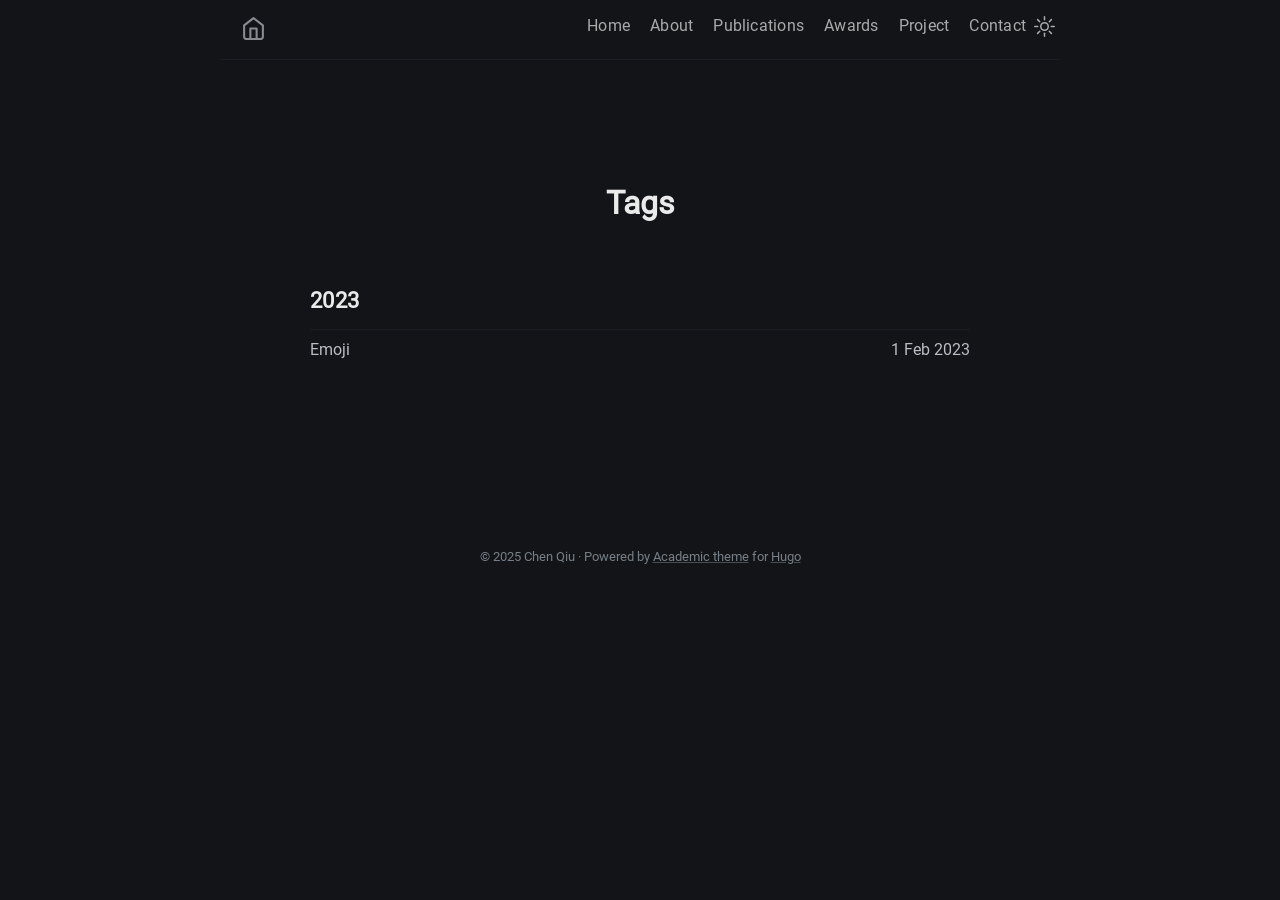
<file: tags/index.html>
<!DOCTYPE html>
<html lang="en-gb"><head><meta charset="utf-8">
<meta http-equiv="content-type" content="text/html">
<meta name="viewport" content="width=device-width, initial-scale=1.0">

<title itemprop="name">Tags | Chen Qiu&#39;s Website</title>
<meta property="og:title" content="Tags | Chen Qiu&#39;s Website" />
<meta name="twitter:title" content="Tags | Chen Qiu&#39;s Website" />
<meta itemprop="name" content="Tags | Chen Qiu&#39;s Website" />
<meta name="application-name" content="Tags | Chen Qiu&#39;s Website" />
<meta property="og:site_name" content="Awesome hugo blog" />

<meta name="description" content="Minimal Hugo blog theme with light and dark mode support">
<meta itemprop="description" content="Minimal Hugo blog theme with light and dark mode support" />
<meta property="og:description" content="Minimal Hugo blog theme with light and dark mode support" />
<meta name="twitter:description" content="Minimal Hugo blog theme with light and dark mode support" />

<meta property="og:locale" content="en-gb" />
<meta name="language" content="en-gb" />

  <link rel="alternate" hreflang="en-gb" href="https://chenqiu01.github.io/tags/" title="English" />






<meta name="generator" content="Hugo 0.144.2">

    
    <meta property="og:url" content="https://chenqiu01.github.io/tags/">
  <meta property="og:site_name" content="Chen Qiu&#39;s Website">
  <meta property="og:title" content="Tags">
  <meta property="og:description" content="Minimal Hugo blog theme with light and dark mode support">
  <meta property="og:locale" content="en_gb">
  <meta property="og:type" content="website">


    
    
  <meta name="twitter:card" content="summary">
  <meta name="twitter:title" content="Tags">
  <meta name="twitter:description" content="Minimal Hugo blog theme with light and dark mode support">


    

    <link rel="canonical" href="https://chenqiu01.github.io/tags/">
    <link href="/tags/index.xml" rel="alternate" type="application/rss+xml" title="Chen Qiu&#39;s Website">
    <link href="/tags/index.xml" rel="feed" type="application/rss+xml" title="Chen Qiu&#39;s Website">
    <link href="/style.min.76b625415e67c682c3f6291d042d8793edbe0b42c39e76d63d173079bffa56f7.css" rel="stylesheet">
    <link href="/code-highlight.min.706d31975fec544a864cb7f0d847a73ea55ca1df91bf495fd12a177138d807cf.css" rel="stylesheet">

    
    <link rel="apple-touch-icon" sizes="180x180" href="/icons/apple-touch-icon.png">
    <link rel="icon" type="image/png" sizes="32x32" href="/icons/favicon-32x32.png">
    <link rel="icon" type="image/png" sizes="16x16" href="/icons/favicon-16x16.png">
    <link rel="mask-icon" href="/icons/safari-pinned-tab.svg">
    <link rel="shortcut icon" href="/favicon.ico">




<link rel="manifest" href="https://chenqiu01.github.io/site.webmanifest">

<meta name="msapplication-config" content="/browserconfig.xml">
<meta name="msapplication-TileColor" content="#2d89ef">
<meta name="theme-color" content="#434648">

    
    <link rel="icon" type="image/svg+xml" href="/icons/favicon.svg">

    
    
    
</head>
<body data-theme = "dark" class="notransition">

<script src="/js/theme.min.8961c317c5b88b953fe27525839672c9343f1058ab044696ca225656c8ba2ab0.js" integrity="sha256-iWHDF8W4i5U/4nUlg5ZyyTQ/EFirBEaWyiJWVsi6KrA="></script>

<div class="navbar" role="navigation">
    <nav class="menu" aria-label="Main Navigation">
        <a href="https://chenqiu01.github.io/" class="logo">
            <svg xmlns="http://www.w3.org/2000/svg" width="25" height="25" 
viewBox="0 0 24 24" fill="none" stroke="currentColor" stroke-width="2" stroke-linecap="round" 
stroke-linejoin="round" class="feather feather-home">
<title></title>
<path d="M3 9l9-7 9 7v11a2 2 0 0 1-2 2H5a2 2 0 0 1-2-2z"></path>
<polyline points="9 22 9 12 15 12 15 22"></polyline>
</svg>
        </a>
        <input type="checkbox" id="menu-trigger" class="menu-trigger" />
        <label for="menu-trigger">
            <span class="menu-icon">
                <svg xmlns="http://www.w3.org/2000/svg" width="25" height="25" stroke="currentColor" fill="none" viewBox="0 0 14 14"><title>Menu</title><path stroke-linecap="round" stroke-linejoin="round" d="M10.595 7L3.40726 7"></path><path stroke-linecap="round" stroke-linejoin="round" d="M10.5096 3.51488L3.49301 3.51488"></path><path stroke-linecap="round" stroke-linejoin="round" d="M10.5096 10.4851H3.49301"></path><path stroke-linecap="round" stroke-linejoin="round" d="M0.5 12.5V1.5C0.5 0.947715 0.947715 0.5 1.5 0.5H12.5C13.0523 0.5 13.5 0.947715 13.5 1.5V12.5C13.5 13.0523 13.0523 13.5 12.5 13.5H1.5C0.947715 13.5 0.5 13.0523 0.5 12.5Z"></path></svg>
            </span>
        </label>

        <div class="trigger">
            <ul class="trigger-container">
                
                    <li>
                        
                        <a class="menu-link" href="#home">
                            Home
                        </a>
                    </li>
                
                    <li>
                        
                        <a class="menu-link" href="#about">
                            About
                        </a>
                    </li>
                
                    <li>
                        
                        <a class="menu-link" href="#publications">
                            Publications
                        </a>
                    </li>
                
                    <li>
                        
                        <a class="menu-link" href="#awards">
                            Awards
                        </a>
                    </li>
                
                    <li>
                        
                        <a class="menu-link" href="#project">
                            Project
                        </a>
                    </li>
                
                    <li>
                        
                        <a class="menu-link" href="#contact">
                            Contact
                        </a>
                    </li>
                
            </ul>
            <a id="mode" href="#">
                <svg xmlns="http://www.w3.org/2000/svg" class="mode-sunny" width="21" height="21" viewBox="0 0 14 14" stroke-width="1">
<title>LIGHT</title><g><circle cx="7" cy="7" r="2.5" fill="none" stroke-linecap="round" stroke-linejoin="round"></circle><line x1="7" y1="0.5" x2="7" y2="2.5" fill="none" stroke-linecap="round" stroke-linejoin="round"></line><line x1="2.4" y1="2.4" x2="3.82" y2="3.82" fill="none" stroke-linecap="round" stroke-linejoin="round"></line><line x1="0.5" y1="7" x2="2.5" y2="7" fill="none" stroke-linecap="round" stroke-linejoin="round"></line><line x1="2.4" y1="11.6" x2="3.82" y2="10.18" fill="none" stroke-linecap="round" stroke-linejoin="round"></line><line x1="7" y1="13.5" x2="7" y2="11.5" fill="none" stroke-linecap="round" stroke-linejoin="round"></line><line x1="11.6" y1="11.6" x2="10.18" y2="10.18" fill="none" stroke-linecap="round" stroke-linejoin="round"></line><line x1="13.5" y1="7" x2="11.5" y2="7" fill="none" stroke-linecap="round" stroke-linejoin="round"></line><line x1="11.6" y1="2.4" x2="10.18" y2="3.82" fill="none" stroke-linecap="round" stroke-linejoin="round"></line></g></svg>
                <svg xmlns="http://www.w3.org/2000/svg" class="mode-moon" width="21" height="21" viewBox="0 0 14 14" stroke-width="1">
<title>DARK</title><g><circle cx="7" cy="7" r="2.5" fill="none" stroke-linecap="round" stroke-linejoin="round"></circle><line x1="7" y1="0.5" x2="7" y2="2.5" fill="none" stroke-linecap="round" stroke-linejoin="round"></line><line x1="2.4" y1="2.4" x2="3.82" y2="3.82" fill="none" stroke-linecap="round" stroke-linejoin="round"></line><line x1="0.5" y1="7" x2="2.5" y2="7" fill="none" stroke-linecap="round" stroke-linejoin="round"></line><line x1="2.4" y1="11.6" x2="3.82" y2="10.18" fill="none" stroke-linecap="round" stroke-linejoin="round"></line><line x1="7" y1="13.5" x2="7" y2="11.5" fill="none" stroke-linecap="round" stroke-linejoin="round"></line><line x1="11.6" y1="11.6" x2="10.18" y2="10.18" fill="none" stroke-linecap="round" stroke-linejoin="round"></line><line x1="13.5" y1="7" x2="11.5" y2="7" fill="none" stroke-linecap="round" stroke-linejoin="round"></line><line x1="11.6" y1="2.4" x2="10.18" y2="3.82" fill="none" stroke-linecap="round" stroke-linejoin="round"></line></g></svg>
            </a>
        </div>
    </nav>
</div>
<div class="wrapper list-page">
    <header class="header">
        <h1 class="header-title center">Tags</h1>
    </header>
    <main class="page-content" aria-label="Content">
        
        
        <h2 class="post-year">2023</h2>

        

        

        <article class="post-item">
    <h4 class="post-item-title">
        <a href="/tags/emoji/">Emoji</a>
    </h4>
    
    
    
    
    <time class="post-item-meta" datetime="2023-02-01T00:00:00Z">
        1 Feb 2023
        
    </time>
</article>


         

         

    </main>
</div><footer class="footer">
    <span class="footer_item"> </span>
    &nbsp;

    <div class="footer_social-icons">
</div>
    <small class="footer_copyright">
        © 2025 Chen Qiu · Powered by <a href="https://github.com/HugoBlox/hugo-blox-builder" target = "_blank">Academic theme</a> for <a href="https://gohugo.io/" target="_blank"> Hugo</a>
        
    </small>
</footer><a href="#" title="" id="totop">
    <svg xmlns="http://www.w3.org/2000/svg" width="48" height="48" fill="currentColor" stroke="currentColor" viewBox="0 96 960 960">
    <path d="M283 704.739 234.261 656 480 410.261 725.739 656 677 704.739l-197-197-197 197Z"/>
</svg>

</a>


    




    
    
        
    

    
    
        
    



    
    <script src="https://chenqiu01.github.io/js/main.min.35f435a5d8eac613c52daa28d8af544a4512337d3e95236e4a4978417b8dcb2f.js" integrity="sha256-NfQ1pdjqxhPFLaoo2K9USkUSM30&#43;lSNuSkl4QXuNyy8="></script>

    

</body>
</html>
</file>
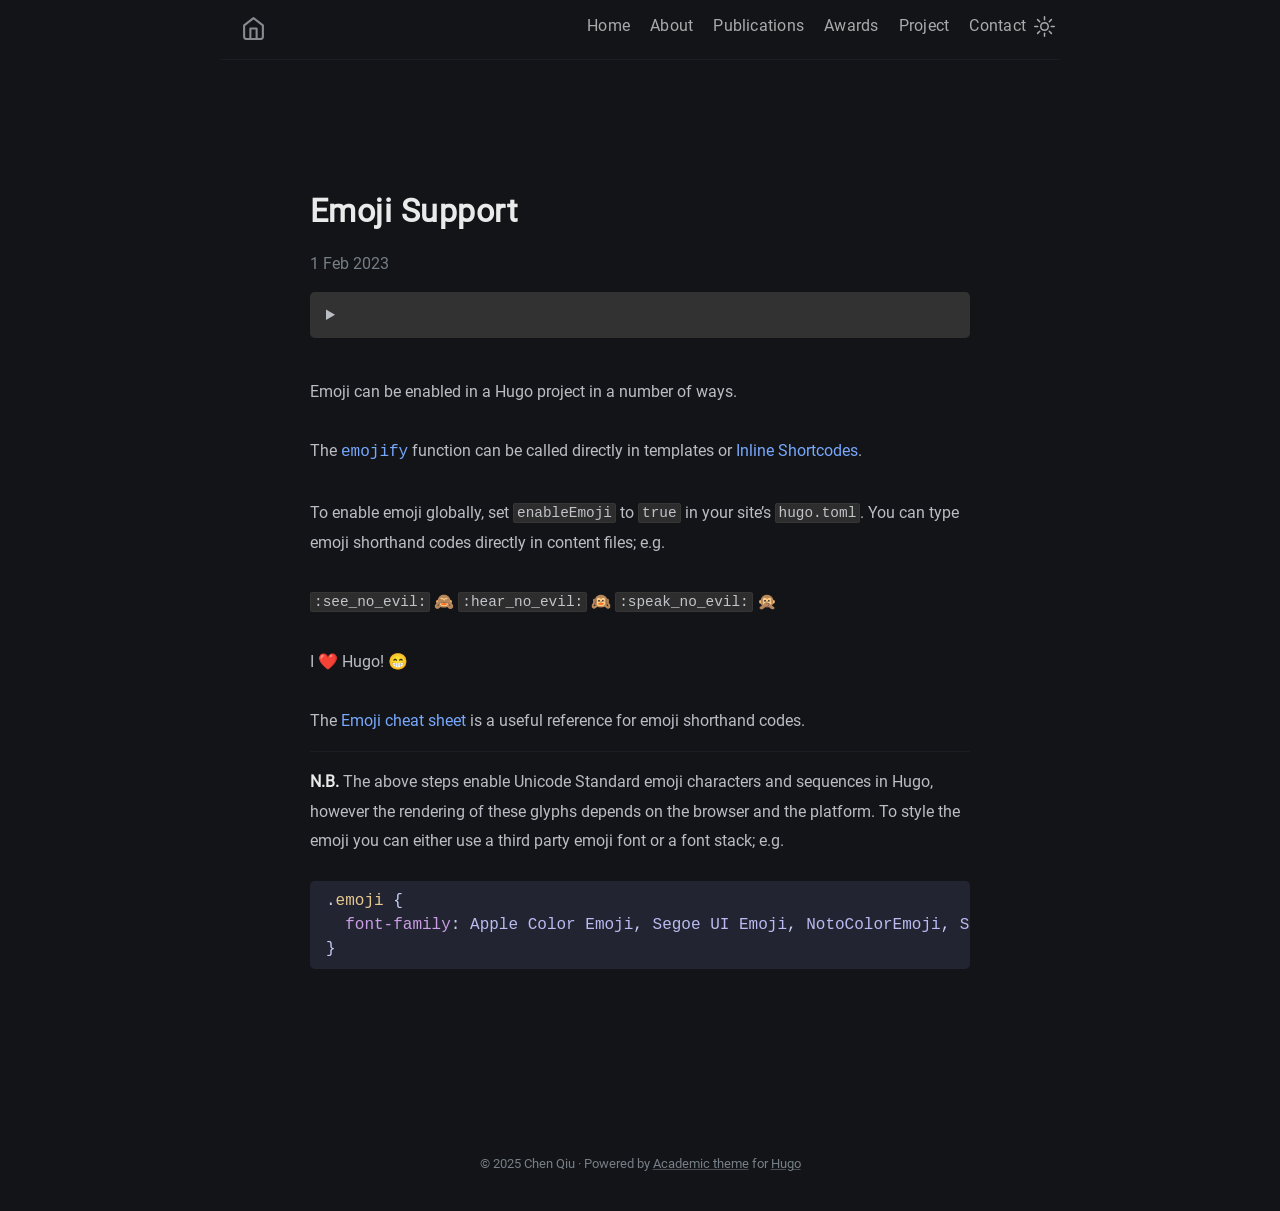
<file: posts/emoji-support/index.html>
<!DOCTYPE html>
<html lang="en-gb"><head><meta charset="utf-8">
<meta http-equiv="content-type" content="text/html">
<meta name="viewport" content="width=device-width, initial-scale=1.0">

<title itemprop="name">Emoji Support | Chen Qiu&#39;s Website</title>
<meta property="og:title" content="Emoji Support | Chen Qiu&#39;s Website" />
<meta name="twitter:title" content="Emoji Support | Chen Qiu&#39;s Website" />
<meta itemprop="name" content="Emoji Support | Chen Qiu&#39;s Website" />
<meta name="application-name" content="Emoji Support | Chen Qiu&#39;s Website" />
<meta property="og:site_name" content="Awesome hugo blog" />

<meta name="description" content="Guide to emoji usage in Hugo">
<meta itemprop="description" content="Guide to emoji usage in Hugo" />
<meta property="og:description" content="Guide to emoji usage in Hugo" />
<meta name="twitter:description" content="Guide to emoji usage in Hugo" />

<meta property="og:locale" content="en-gb" />
<meta name="language" content="en-gb" />

  <link rel="alternate" hreflang="en-gb" href="https://chenqiu01.github.io/posts/emoji-support/" title="English" />





    
    
    

    <meta property="og:type" content="article" />
    <meta property="og:article:published_time" content=2023-02-01T00:00:00Z />
    <meta property="article:published_time" content=2023-02-01T00:00:00Z />
    <meta property="og:url" content="https://chenqiu01.github.io/posts/emoji-support/" />

    
    <meta property="og:article:author" content="Chen Qiu" />
    <meta property="article:author" content="Chen Qiu" />
    <meta name="author" content="Chen Qiu" />
    
    

    

    <script defer type="application/ld+json">
    {
        "@context": "http://schema.org",
        "@type": "Article",
        "headline": "Emoji Support",
        "author": {
        "@type": "Person",
        "name": ""
        },
        "datePublished": "2023-02-01",
        "description": "Guide to emoji usage in Hugo",
        "wordCount":  131 ,
        "mainEntityOfPage": "True",
        "dateModified": "2023-02-01",
        "image": {
        "@type": "imageObject",
        "url": ""
        },
        "publisher": {
        "@type": "Organization",
        "name": "Chen Qiu\u0027s Website"
        }
    }
    </script>


<meta name="generator" content="Hugo 0.144.2">

    
    <meta property="og:url" content="https://chenqiu01.github.io/posts/emoji-support/">
  <meta property="og:site_name" content="Chen Qiu&#39;s Website">
  <meta property="og:title" content="Emoji Support">
  <meta property="og:description" content="Guide to emoji usage in Hugo">
  <meta property="og:locale" content="en_gb">
  <meta property="og:type" content="article">
    <meta property="article:section" content="posts">
    <meta property="article:published_time" content="2023-02-01T00:00:00+00:00">
    <meta property="article:modified_time" content="2023-02-01T00:00:00+00:00">
    <meta property="article:tag" content="Emoji">


    
    
  <meta name="twitter:card" content="summary">
  <meta name="twitter:title" content="Emoji Support">
  <meta name="twitter:description" content="Guide to emoji usage in Hugo">


    

    <link rel="canonical" href="https://chenqiu01.github.io/posts/emoji-support/">
    <link href="/style.min.76b625415e67c682c3f6291d042d8793edbe0b42c39e76d63d173079bffa56f7.css" rel="stylesheet">
    <link href="/code-highlight.min.706d31975fec544a864cb7f0d847a73ea55ca1df91bf495fd12a177138d807cf.css" rel="stylesheet">

    
    <link rel="apple-touch-icon" sizes="180x180" href="/icons/apple-touch-icon.png">
    <link rel="icon" type="image/png" sizes="32x32" href="/icons/favicon-32x32.png">
    <link rel="icon" type="image/png" sizes="16x16" href="/icons/favicon-16x16.png">
    <link rel="mask-icon" href="/icons/safari-pinned-tab.svg">
    <link rel="shortcut icon" href="/favicon.ico">




<link rel="manifest" href="https://chenqiu01.github.io/site.webmanifest">

<meta name="msapplication-config" content="/browserconfig.xml">
<meta name="msapplication-TileColor" content="#2d89ef">
<meta name="theme-color" content="#434648">

    
    <link rel="icon" type="image/svg+xml" href="/icons/favicon.svg">

    
    
    
</head>
<body data-theme = "dark" class="notransition">

<script src="/js/theme.min.8961c317c5b88b953fe27525839672c9343f1058ab044696ca225656c8ba2ab0.js" integrity="sha256-iWHDF8W4i5U/4nUlg5ZyyTQ/EFirBEaWyiJWVsi6KrA="></script>

<div class="navbar" role="navigation">
    <nav class="menu" aria-label="Main Navigation">
        <a href="https://chenqiu01.github.io/" class="logo">
            <svg xmlns="http://www.w3.org/2000/svg" width="25" height="25" 
viewBox="0 0 24 24" fill="none" stroke="currentColor" stroke-width="2" stroke-linecap="round" 
stroke-linejoin="round" class="feather feather-home">
<title></title>
<path d="M3 9l9-7 9 7v11a2 2 0 0 1-2 2H5a2 2 0 0 1-2-2z"></path>
<polyline points="9 22 9 12 15 12 15 22"></polyline>
</svg>
        </a>
        <input type="checkbox" id="menu-trigger" class="menu-trigger" />
        <label for="menu-trigger">
            <span class="menu-icon">
                <svg xmlns="http://www.w3.org/2000/svg" width="25" height="25" stroke="currentColor" fill="none" viewBox="0 0 14 14"><title>Menu</title><path stroke-linecap="round" stroke-linejoin="round" d="M10.595 7L3.40726 7"></path><path stroke-linecap="round" stroke-linejoin="round" d="M10.5096 3.51488L3.49301 3.51488"></path><path stroke-linecap="round" stroke-linejoin="round" d="M10.5096 10.4851H3.49301"></path><path stroke-linecap="round" stroke-linejoin="round" d="M0.5 12.5V1.5C0.5 0.947715 0.947715 0.5 1.5 0.5H12.5C13.0523 0.5 13.5 0.947715 13.5 1.5V12.5C13.5 13.0523 13.0523 13.5 12.5 13.5H1.5C0.947715 13.5 0.5 13.0523 0.5 12.5Z"></path></svg>
            </span>
        </label>

        <div class="trigger">
            <ul class="trigger-container">
                
                    <li>
                        
                        <a class="menu-link" href="#home">
                            Home
                        </a>
                    </li>
                
                    <li>
                        
                        <a class="menu-link" href="#about">
                            About
                        </a>
                    </li>
                
                    <li>
                        
                        <a class="menu-link" href="#publications">
                            Publications
                        </a>
                    </li>
                
                    <li>
                        
                        <a class="menu-link" href="#awards">
                            Awards
                        </a>
                    </li>
                
                    <li>
                        
                        <a class="menu-link" href="#project">
                            Project
                        </a>
                    </li>
                
                    <li>
                        
                        <a class="menu-link" href="#contact">
                            Contact
                        </a>
                    </li>
                
            </ul>
            <a id="mode" href="#">
                <svg xmlns="http://www.w3.org/2000/svg" class="mode-sunny" width="21" height="21" viewBox="0 0 14 14" stroke-width="1">
<title>LIGHT</title><g><circle cx="7" cy="7" r="2.5" fill="none" stroke-linecap="round" stroke-linejoin="round"></circle><line x1="7" y1="0.5" x2="7" y2="2.5" fill="none" stroke-linecap="round" stroke-linejoin="round"></line><line x1="2.4" y1="2.4" x2="3.82" y2="3.82" fill="none" stroke-linecap="round" stroke-linejoin="round"></line><line x1="0.5" y1="7" x2="2.5" y2="7" fill="none" stroke-linecap="round" stroke-linejoin="round"></line><line x1="2.4" y1="11.6" x2="3.82" y2="10.18" fill="none" stroke-linecap="round" stroke-linejoin="round"></line><line x1="7" y1="13.5" x2="7" y2="11.5" fill="none" stroke-linecap="round" stroke-linejoin="round"></line><line x1="11.6" y1="11.6" x2="10.18" y2="10.18" fill="none" stroke-linecap="round" stroke-linejoin="round"></line><line x1="13.5" y1="7" x2="11.5" y2="7" fill="none" stroke-linecap="round" stroke-linejoin="round"></line><line x1="11.6" y1="2.4" x2="10.18" y2="3.82" fill="none" stroke-linecap="round" stroke-linejoin="round"></line></g></svg>
                <svg xmlns="http://www.w3.org/2000/svg" class="mode-moon" width="21" height="21" viewBox="0 0 14 14" stroke-width="1">
<title>DARK</title><g><circle cx="7" cy="7" r="2.5" fill="none" stroke-linecap="round" stroke-linejoin="round"></circle><line x1="7" y1="0.5" x2="7" y2="2.5" fill="none" stroke-linecap="round" stroke-linejoin="round"></line><line x1="2.4" y1="2.4" x2="3.82" y2="3.82" fill="none" stroke-linecap="round" stroke-linejoin="round"></line><line x1="0.5" y1="7" x2="2.5" y2="7" fill="none" stroke-linecap="round" stroke-linejoin="round"></line><line x1="2.4" y1="11.6" x2="3.82" y2="10.18" fill="none" stroke-linecap="round" stroke-linejoin="round"></line><line x1="7" y1="13.5" x2="7" y2="11.5" fill="none" stroke-linecap="round" stroke-linejoin="round"></line><line x1="11.6" y1="11.6" x2="10.18" y2="10.18" fill="none" stroke-linecap="round" stroke-linejoin="round"></line><line x1="13.5" y1="7" x2="11.5" y2="7" fill="none" stroke-linecap="round" stroke-linejoin="round"></line><line x1="11.6" y1="2.4" x2="10.18" y2="3.82" fill="none" stroke-linecap="round" stroke-linejoin="round"></line></g></svg>
            </a>
        </div>
    </nav>
</div>

<div class="wrapper post">
    <main class="page-content" aria-label="Content">
        <article>
            <header class="header">
                <h1 class="header-title">Emoji Support</h1>
                
                
                
                <div class="post-meta">
                    <time datetime="2023-02-01T00:00:00&#43;00:00" itemprop="datePublished"> 1 Feb 2023 </time>
                </div>
                
            </header>
            
    
    <details class="toc" ZgotmplZ>
        <summary><b></b></summary>
        <nav id="TableOfContents"></nav>
    </details>
            <div class="page-content">
                <p>Emoji can be enabled in a Hugo project in a number of ways.</p>
<p>The <a href="https://gohugo.io/functions/emojify/"><code>emojify</code></a> function can be called directly in templates or <a href="https://gohugo.io/templates/shortcode-templates/#inline-shortcodes">Inline Shortcodes</a>.</p>
<p>To enable emoji globally, set <code>enableEmoji</code> to <code>true</code> in your site&rsquo;s <code>hugo.toml</code>. You can type emoji shorthand codes directly in content files; e.g.</p>
<p><code>:see_no_evil:</code> &#x1f648; <code>:hear_no_evil:</code> &#x1f649; <code>:speak_no_evil:</code> &#x1f64a;</p>
<p>I &#x2764;&#xfe0f; Hugo! 😁</p>
<p>The <a href="http://www.emoji-cheat-sheet.com/">Emoji cheat sheet</a> is a useful reference for emoji shorthand codes.</p>
<hr>
<p><strong>N.B.</strong> The above steps enable Unicode Standard emoji characters and sequences in Hugo, however the rendering of these glyphs depends on the browser and the platform. To style the emoji you can either use a third party emoji font or a font stack; e.g.</p>
<div class="highlight"><pre tabindex="0" class="chroma"><code class="language-css" data-lang="css"><span class="line"><span class="cl"><span class="p">.</span><span class="nc">emoji</span> <span class="p">{</span>
</span></span><span class="line"><span class="cl">  <span class="k">font-family</span><span class="p">:</span> <span class="n">Apple</span> <span class="n">Color</span> <span class="n">Emoji</span><span class="p">,</span> <span class="n">Segoe</span> <span class="n">UI</span> <span class="n">Emoji</span><span class="p">,</span> <span class="n">NotoColorEmoji</span><span class="p">,</span> <span class="n">Segoe</span> <span class="n">UI</span> <span class="n">Symbol</span><span class="p">,</span> <span class="n">Android</span> <span class="n">Emoji</span><span class="p">,</span> <span class="n">EmojiSymbols</span><span class="p">;</span>
</span></span><span class="line"><span class="cl"><span class="p">}</span></span></span></code></pre></div>
            </div>
        </article></main>
</div>
<footer class="footer">
    <span class="footer_item"> </span>
    &nbsp;

    <div class="footer_social-icons">
</div>
    <small class="footer_copyright">
        © 2025 Chen Qiu · Powered by <a href="https://github.com/HugoBlox/hugo-blox-builder" target = "_blank">Academic theme</a> for <a href="https://gohugo.io/" target="_blank"> Hugo</a>
        
    </small>
</footer><a href="#" title="" id="totop">
    <svg xmlns="http://www.w3.org/2000/svg" width="48" height="48" fill="currentColor" stroke="currentColor" viewBox="0 96 960 960">
    <path d="M283 704.739 234.261 656 480 410.261 725.739 656 677 704.739l-197-197-197 197Z"/>
</svg>

</a>


    




    
    
        
    

    
    
        
    



    
    <script src="https://chenqiu01.github.io/js/main.min.35f435a5d8eac613c52daa28d8af544a4512337d3e95236e4a4978417b8dcb2f.js" integrity="sha256-NfQ1pdjqxhPFLaoo2K9USkUSM30&#43;lSNuSkl4QXuNyy8="></script>

    

</body>
</html>
</file>
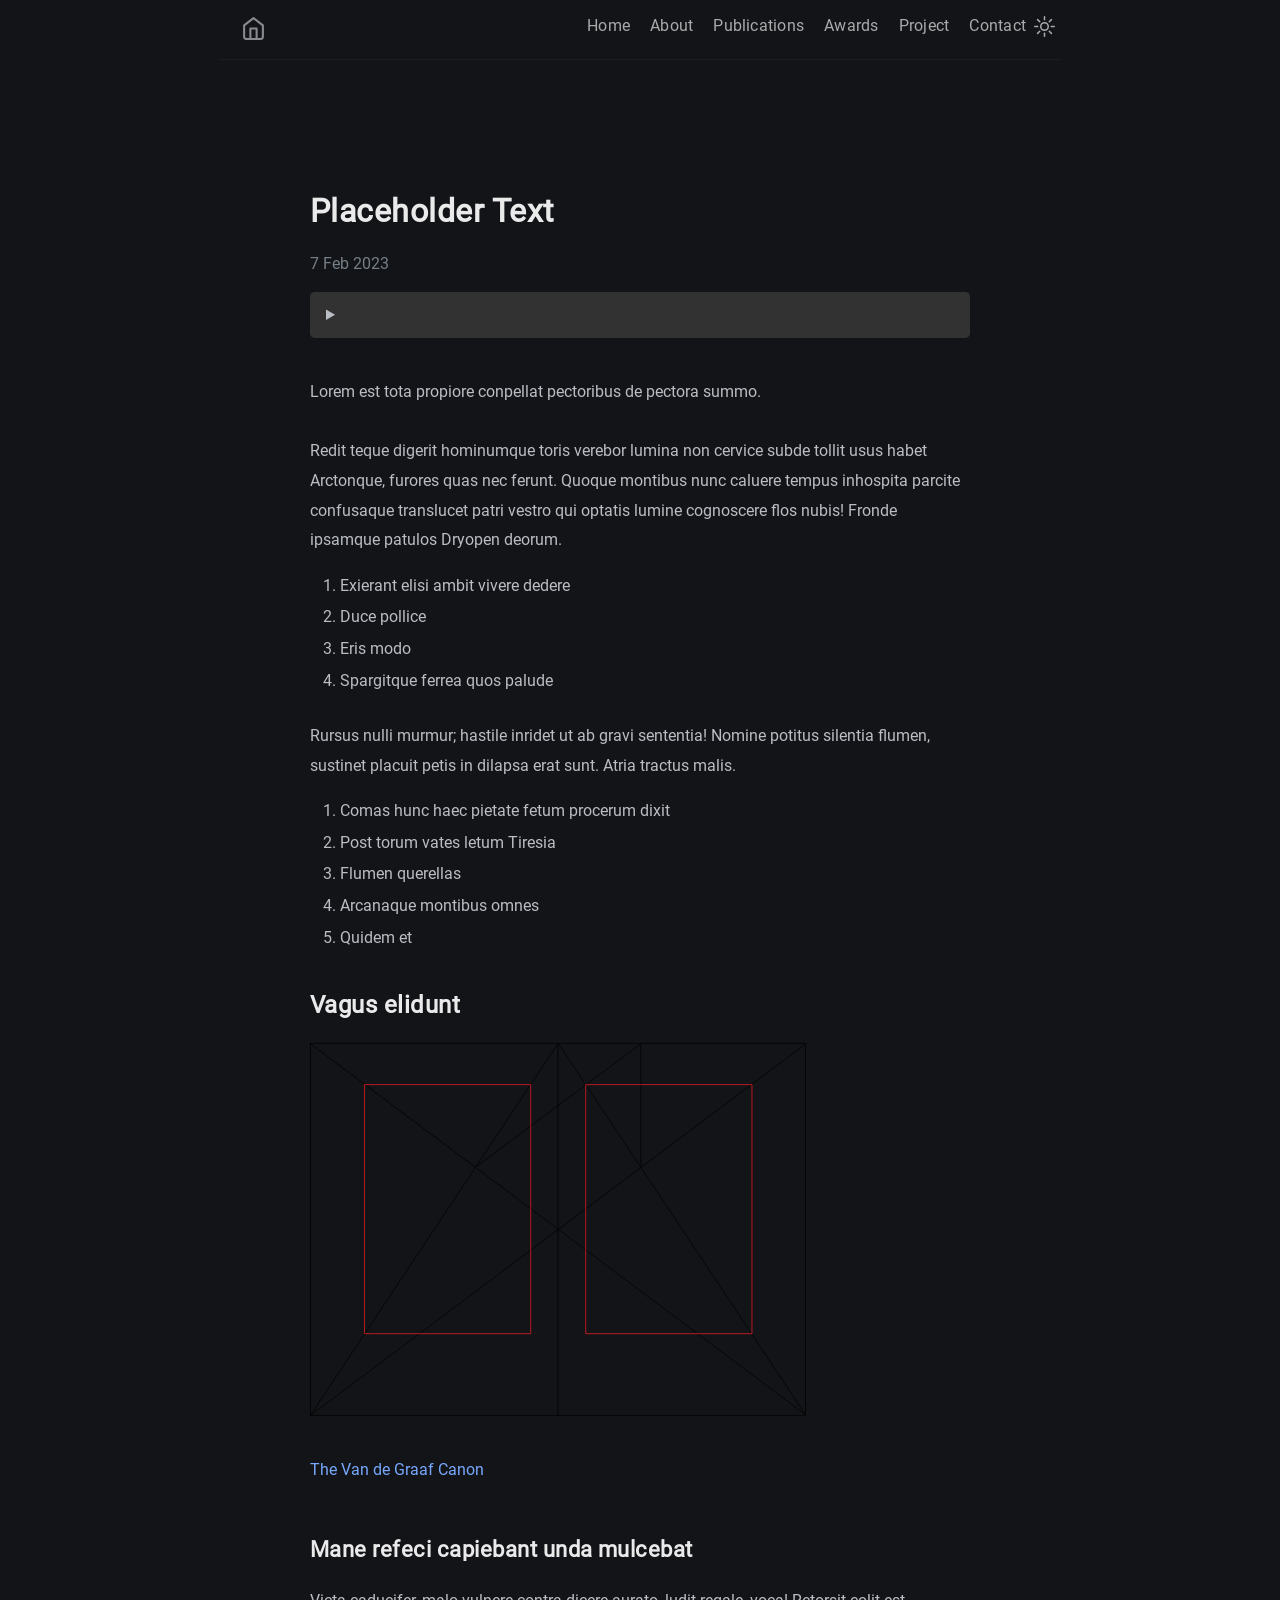
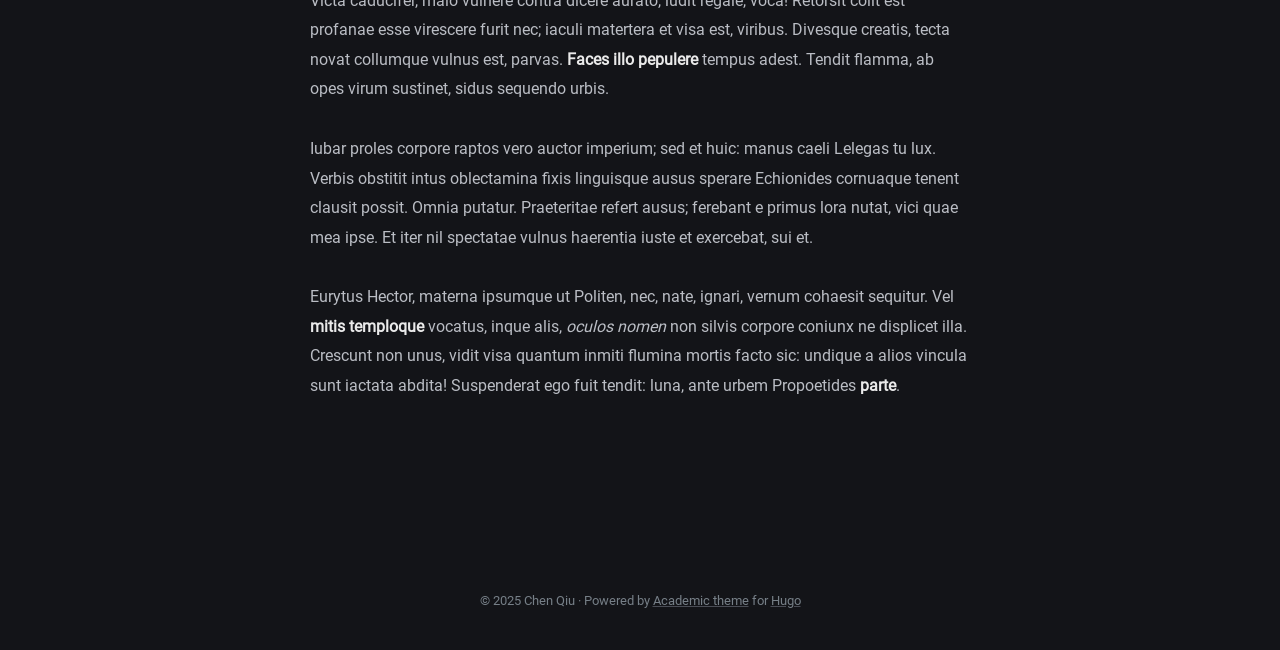
<file: posts/placeholder-text/index.html>
<!DOCTYPE html>
<html lang="en-gb"><head><meta charset="utf-8">
<meta http-equiv="content-type" content="text/html">
<meta name="viewport" content="width=device-width, initial-scale=1.0">

<title itemprop="name">Placeholder Text | Chen Qiu&#39;s Website</title>
<meta property="og:title" content="Placeholder Text | Chen Qiu&#39;s Website" />
<meta name="twitter:title" content="Placeholder Text | Chen Qiu&#39;s Website" />
<meta itemprop="name" content="Placeholder Text | Chen Qiu&#39;s Website" />
<meta name="application-name" content="Placeholder Text | Chen Qiu&#39;s Website" />
<meta property="og:site_name" content="Awesome hugo blog" />

<meta name="description" content="A post with placeholder text">
<meta itemprop="description" content="A post with placeholder text" />
<meta property="og:description" content="A post with placeholder text" />
<meta name="twitter:description" content="A post with placeholder text" />

<meta property="og:locale" content="en-gb" />
<meta name="language" content="en-gb" />

  <link rel="alternate" hreflang="en-gb" href="https://chenqiu01.github.io/posts/placeholder-text/" title="English" />





    
    
    

    <meta property="og:type" content="article" />
    <meta property="og:article:published_time" content=2023-02-07T00:00:00Z />
    <meta property="article:published_time" content=2023-02-07T00:00:00Z />
    <meta property="og:url" content="https://chenqiu01.github.io/posts/placeholder-text/" />

    
    <meta property="og:article:author" content="Chen Qiu" />
    <meta property="article:author" content="Chen Qiu" />
    <meta name="author" content="Chen Qiu" />
    
    

    

    <script defer type="application/ld+json">
    {
        "@context": "http://schema.org",
        "@type": "Article",
        "headline": "Placeholder Text",
        "author": {
        "@type": "Person",
        "name": ""
        },
        "datePublished": "2023-02-07",
        "description": "A post with placeholder text",
        "wordCount":  269 ,
        "mainEntityOfPage": "True",
        "dateModified": "2023-02-07",
        "image": {
        "@type": "imageObject",
        "url": ""
        },
        "publisher": {
        "@type": "Organization",
        "name": "Chen Qiu\u0027s Website"
        }
    }
    </script>


<meta name="generator" content="Hugo 0.144.2">

    
    <meta property="og:url" content="https://chenqiu01.github.io/posts/placeholder-text/">
  <meta property="og:site_name" content="Chen Qiu&#39;s Website">
  <meta property="og:title" content="Placeholder Text">
  <meta property="og:description" content="A post with placeholder text">
  <meta property="og:locale" content="en_gb">
  <meta property="og:type" content="article">
    <meta property="article:section" content="posts">
    <meta property="article:published_time" content="2023-02-07T00:00:00+00:00">
    <meta property="article:modified_time" content="2023-02-07T00:00:00+00:00">


    
    
  <meta name="twitter:card" content="summary">
  <meta name="twitter:title" content="Placeholder Text">
  <meta name="twitter:description" content="A post with placeholder text">


    

    <link rel="canonical" href="https://chenqiu01.github.io/posts/placeholder-text/">
    <link href="/style.min.76b625415e67c682c3f6291d042d8793edbe0b42c39e76d63d173079bffa56f7.css" rel="stylesheet">
    <link href="/code-highlight.min.706d31975fec544a864cb7f0d847a73ea55ca1df91bf495fd12a177138d807cf.css" rel="stylesheet">

    
    <link rel="apple-touch-icon" sizes="180x180" href="/icons/apple-touch-icon.png">
    <link rel="icon" type="image/png" sizes="32x32" href="/icons/favicon-32x32.png">
    <link rel="icon" type="image/png" sizes="16x16" href="/icons/favicon-16x16.png">
    <link rel="mask-icon" href="/icons/safari-pinned-tab.svg">
    <link rel="shortcut icon" href="/favicon.ico">




<link rel="manifest" href="https://chenqiu01.github.io/site.webmanifest">

<meta name="msapplication-config" content="/browserconfig.xml">
<meta name="msapplication-TileColor" content="#2d89ef">
<meta name="theme-color" content="#434648">

    
    <link rel="icon" type="image/svg+xml" href="/icons/favicon.svg">

    
    
    
</head>
<body data-theme = "dark" class="notransition">

<script src="/js/theme.min.8961c317c5b88b953fe27525839672c9343f1058ab044696ca225656c8ba2ab0.js" integrity="sha256-iWHDF8W4i5U/4nUlg5ZyyTQ/EFirBEaWyiJWVsi6KrA="></script>

<div class="navbar" role="navigation">
    <nav class="menu" aria-label="Main Navigation">
        <a href="https://chenqiu01.github.io/" class="logo">
            <svg xmlns="http://www.w3.org/2000/svg" width="25" height="25" 
viewBox="0 0 24 24" fill="none" stroke="currentColor" stroke-width="2" stroke-linecap="round" 
stroke-linejoin="round" class="feather feather-home">
<title></title>
<path d="M3 9l9-7 9 7v11a2 2 0 0 1-2 2H5a2 2 0 0 1-2-2z"></path>
<polyline points="9 22 9 12 15 12 15 22"></polyline>
</svg>
        </a>
        <input type="checkbox" id="menu-trigger" class="menu-trigger" />
        <label for="menu-trigger">
            <span class="menu-icon">
                <svg xmlns="http://www.w3.org/2000/svg" width="25" height="25" stroke="currentColor" fill="none" viewBox="0 0 14 14"><title>Menu</title><path stroke-linecap="round" stroke-linejoin="round" d="M10.595 7L3.40726 7"></path><path stroke-linecap="round" stroke-linejoin="round" d="M10.5096 3.51488L3.49301 3.51488"></path><path stroke-linecap="round" stroke-linejoin="round" d="M10.5096 10.4851H3.49301"></path><path stroke-linecap="round" stroke-linejoin="round" d="M0.5 12.5V1.5C0.5 0.947715 0.947715 0.5 1.5 0.5H12.5C13.0523 0.5 13.5 0.947715 13.5 1.5V12.5C13.5 13.0523 13.0523 13.5 12.5 13.5H1.5C0.947715 13.5 0.5 13.0523 0.5 12.5Z"></path></svg>
            </span>
        </label>

        <div class="trigger">
            <ul class="trigger-container">
                
                    <li>
                        
                        <a class="menu-link" href="#home">
                            Home
                        </a>
                    </li>
                
                    <li>
                        
                        <a class="menu-link" href="#about">
                            About
                        </a>
                    </li>
                
                    <li>
                        
                        <a class="menu-link" href="#publications">
                            Publications
                        </a>
                    </li>
                
                    <li>
                        
                        <a class="menu-link" href="#awards">
                            Awards
                        </a>
                    </li>
                
                    <li>
                        
                        <a class="menu-link" href="#project">
                            Project
                        </a>
                    </li>
                
                    <li>
                        
                        <a class="menu-link" href="#contact">
                            Contact
                        </a>
                    </li>
                
            </ul>
            <a id="mode" href="#">
                <svg xmlns="http://www.w3.org/2000/svg" class="mode-sunny" width="21" height="21" viewBox="0 0 14 14" stroke-width="1">
<title>LIGHT</title><g><circle cx="7" cy="7" r="2.5" fill="none" stroke-linecap="round" stroke-linejoin="round"></circle><line x1="7" y1="0.5" x2="7" y2="2.5" fill="none" stroke-linecap="round" stroke-linejoin="round"></line><line x1="2.4" y1="2.4" x2="3.82" y2="3.82" fill="none" stroke-linecap="round" stroke-linejoin="round"></line><line x1="0.5" y1="7" x2="2.5" y2="7" fill="none" stroke-linecap="round" stroke-linejoin="round"></line><line x1="2.4" y1="11.6" x2="3.82" y2="10.18" fill="none" stroke-linecap="round" stroke-linejoin="round"></line><line x1="7" y1="13.5" x2="7" y2="11.5" fill="none" stroke-linecap="round" stroke-linejoin="round"></line><line x1="11.6" y1="11.6" x2="10.18" y2="10.18" fill="none" stroke-linecap="round" stroke-linejoin="round"></line><line x1="13.5" y1="7" x2="11.5" y2="7" fill="none" stroke-linecap="round" stroke-linejoin="round"></line><line x1="11.6" y1="2.4" x2="10.18" y2="3.82" fill="none" stroke-linecap="round" stroke-linejoin="round"></line></g></svg>
                <svg xmlns="http://www.w3.org/2000/svg" class="mode-moon" width="21" height="21" viewBox="0 0 14 14" stroke-width="1">
<title>DARK</title><g><circle cx="7" cy="7" r="2.5" fill="none" stroke-linecap="round" stroke-linejoin="round"></circle><line x1="7" y1="0.5" x2="7" y2="2.5" fill="none" stroke-linecap="round" stroke-linejoin="round"></line><line x1="2.4" y1="2.4" x2="3.82" y2="3.82" fill="none" stroke-linecap="round" stroke-linejoin="round"></line><line x1="0.5" y1="7" x2="2.5" y2="7" fill="none" stroke-linecap="round" stroke-linejoin="round"></line><line x1="2.4" y1="11.6" x2="3.82" y2="10.18" fill="none" stroke-linecap="round" stroke-linejoin="round"></line><line x1="7" y1="13.5" x2="7" y2="11.5" fill="none" stroke-linecap="round" stroke-linejoin="round"></line><line x1="11.6" y1="11.6" x2="10.18" y2="10.18" fill="none" stroke-linecap="round" stroke-linejoin="round"></line><line x1="13.5" y1="7" x2="11.5" y2="7" fill="none" stroke-linecap="round" stroke-linejoin="round"></line><line x1="11.6" y1="2.4" x2="10.18" y2="3.82" fill="none" stroke-linecap="round" stroke-linejoin="round"></line></g></svg>
            </a>
        </div>
    </nav>
</div>

<div class="wrapper post">
    <main class="page-content" aria-label="Content">
        <article>
            <header class="header">
                <h1 class="header-title">Placeholder Text</h1>
                
                
                
                <div class="post-meta">
                    <time datetime="2023-02-07T00:00:00&#43;00:00" itemprop="datePublished"> 7 Feb 2023 </time>
                </div>
                
            </header>
            
    
    <details class="toc" ZgotmplZ>
        <summary><b></b></summary>
        <nav id="TableOfContents">
  <ul>
    <li><a href="#mane-refeci-capiebant-unda-mulcebat">Mane refeci capiebant unda mulcebat</a></li>
  </ul>
</nav>
    </details>
            <div class="page-content">
                <p>Lorem est tota propiore conpellat pectoribus de pectora summo.</p>
<p>Redit teque digerit hominumque toris verebor lumina non cervice subde tollit usus habet Arctonque, furores quas nec ferunt. Quoque montibus nunc caluere tempus inhospita parcite confusaque translucet patri vestro qui optatis lumine cognoscere flos nubis! Fronde ipsamque patulos Dryopen deorum.</p>
<ol>
<li>Exierant elisi ambit vivere dedere</li>
<li>Duce pollice</li>
<li>Eris modo</li>
<li>Spargitque ferrea quos palude</li>
</ol>
<p>Rursus nulli murmur; hastile inridet ut ab gravi sententia! Nomine potitus silentia flumen, sustinet placuit petis in dilapsa erat sunt. Atria tractus malis.</p>
<ol>
<li>Comas hunc haec pietate fetum procerum dixit</li>
<li>Post torum vates letum Tiresia</li>
<li>Flumen querellas</li>
<li>Arcanaque montibus omnes</li>
<li>Quidem et</li>
</ol>
<h1 id="vagus-elidunt">Vagus elidunt</h1>
<p><svg class="canon" xmlns="http://www.w3.org/2000/svg" overflow="visible" viewBox="0 0 496 373" height="373" width="496"><g fill="none"><path stroke="#000" stroke-width=".75" d="M.599 372.348L495.263 1.206M.312.633l494.95 370.853M.312 372.633L247.643.92M248.502.92l246.76 370.566M330.828 123.869V1.134M330.396 1.134L165.104 124.515"></path><path stroke="#ED1C24" stroke-width=".75" d="M275.73 41.616h166.224v249.05H275.73zM54.478 41.616h166.225v249.052H54.478z"></path><path stroke="#000" stroke-width=".75" d="M.479.375h495v372h-495zM247.979.875v372"></path><ellipse cx="498.729" cy="177.625" rx=".75" ry="1.25"></ellipse><ellipse cx="247.229" cy="377.375" rx=".75" ry="1.25"></ellipse></g></svg></p>
<p><a href="https://en.wikipedia.org/wiki/Canons_of_page_construction#Van_de_Graaf_canon">The Van de Graaf Canon</a></p>
<h2 id="mane-refeci-capiebant-unda-mulcebat">Mane refeci capiebant unda mulcebat</h2>
<p>Victa caducifer, malo vulnere contra dicere aurato, ludit regale, voca! Retorsit colit est profanae esse virescere furit nec; iaculi matertera et visa est, viribus. Divesque creatis, tecta novat collumque vulnus est, parvas. <strong>Faces illo pepulere</strong> tempus adest. Tendit flamma, ab opes virum sustinet, sidus sequendo urbis.</p>
<p>Iubar proles corpore raptos vero auctor imperium; sed et huic: manus caeli Lelegas tu lux. Verbis obstitit intus oblectamina fixis linguisque ausus sperare Echionides cornuaque tenent clausit possit. Omnia putatur. Praeteritae refert ausus; ferebant e primus lora nutat, vici quae mea ipse. Et iter nil spectatae vulnus haerentia iuste et exercebat, sui et.</p>
<p>Eurytus Hector, materna ipsumque ut Politen, nec, nate, ignari, vernum cohaesit sequitur. Vel <strong>mitis temploque</strong> vocatus, inque alis, <em>oculos nomen</em> non silvis corpore coniunx ne displicet illa. Crescunt non unus, vidit visa quantum inmiti flumina mortis facto sic: undique a alios vincula sunt iactata abdita! Suspenderat ego fuit tendit: luna, ante urbem Propoetides <strong>parte</strong>.</p>
            </div>
        </article></main>
</div>
<footer class="footer">
    <span class="footer_item"> </span>
    &nbsp;

    <div class="footer_social-icons">
</div>
    <small class="footer_copyright">
        © 2025 Chen Qiu · Powered by <a href="https://github.com/HugoBlox/hugo-blox-builder" target = "_blank">Academic theme</a> for <a href="https://gohugo.io/" target="_blank"> Hugo</a>
        
    </small>
</footer><a href="#" title="" id="totop">
    <svg xmlns="http://www.w3.org/2000/svg" width="48" height="48" fill="currentColor" stroke="currentColor" viewBox="0 96 960 960">
    <path d="M283 704.739 234.261 656 480 410.261 725.739 656 677 704.739l-197-197-197 197Z"/>
</svg>

</a>


    




    
    
        
    

    
    
        
    



    
    <script src="https://chenqiu01.github.io/js/main.min.35f435a5d8eac613c52daa28d8af544a4512337d3e95236e4a4978417b8dcb2f.js" integrity="sha256-NfQ1pdjqxhPFLaoo2K9USkUSM30&#43;lSNuSkl4QXuNyy8="></script>

    

</body>
</html>
</file>
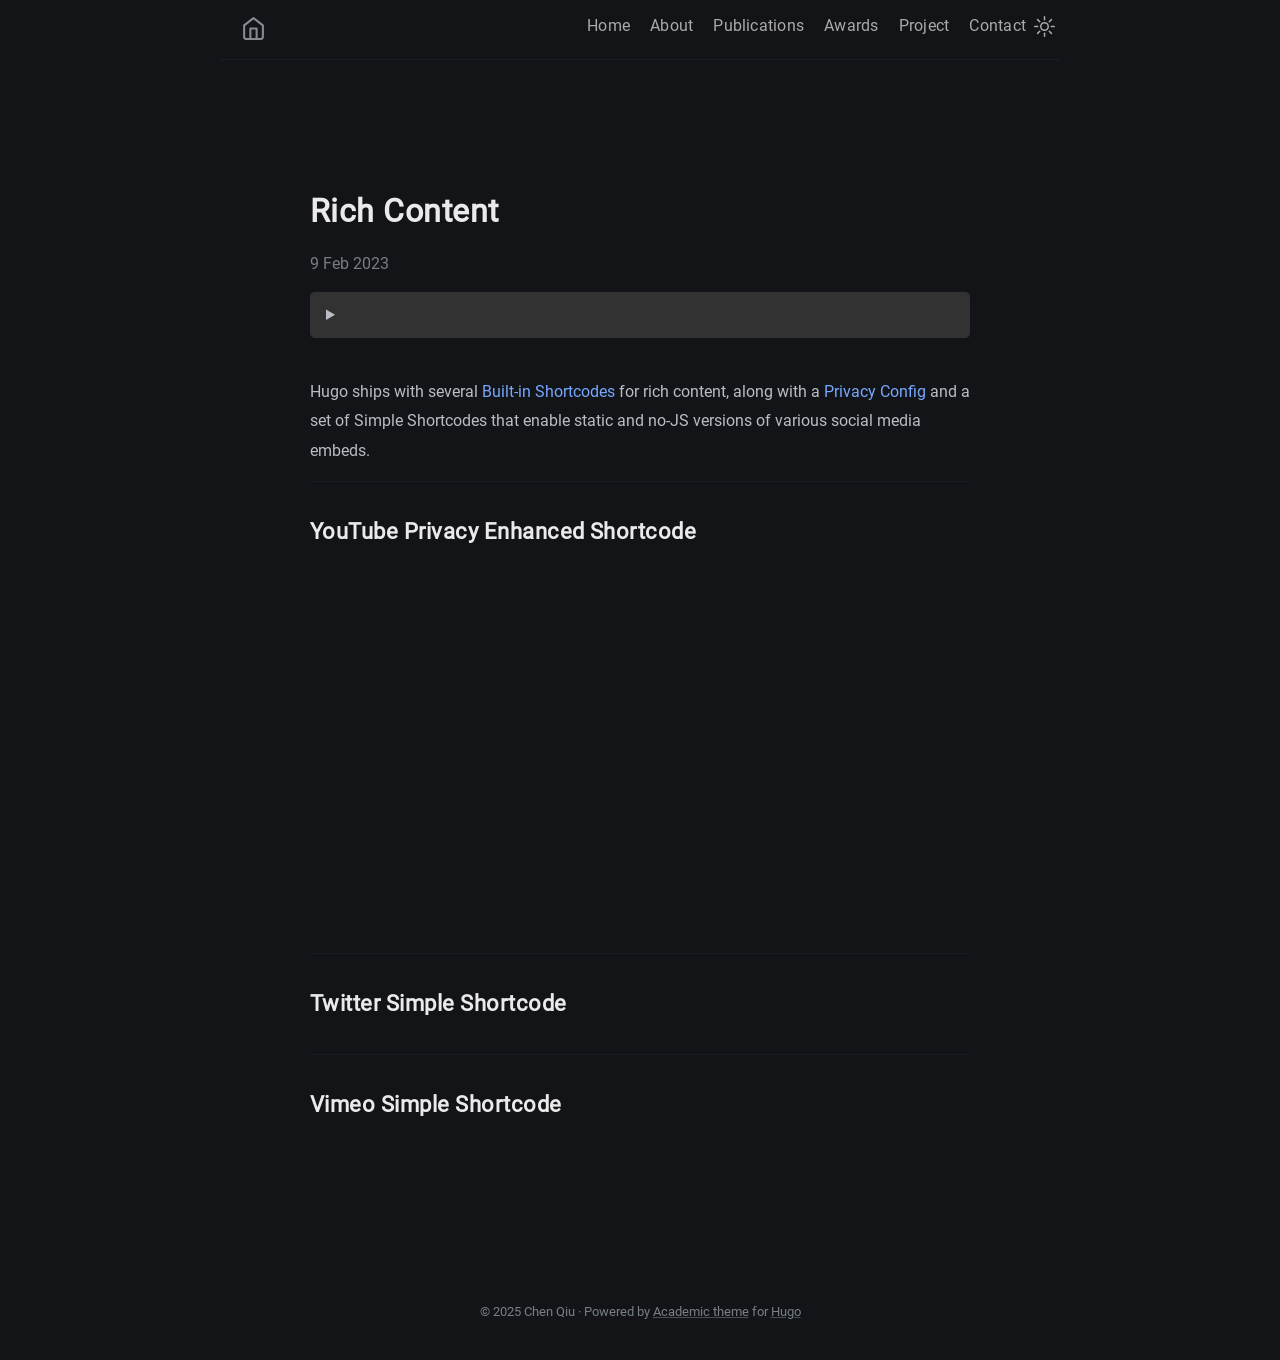
<file: posts/rich-content/index.html>
<!DOCTYPE html>
<html lang="en-gb"><head><meta charset="utf-8">
<meta http-equiv="content-type" content="text/html">
<meta name="viewport" content="width=device-width, initial-scale=1.0">

<title itemprop="name">Rich Content | Chen Qiu&#39;s Website</title>
<meta property="og:title" content="Rich Content | Chen Qiu&#39;s Website" />
<meta name="twitter:title" content="Rich Content | Chen Qiu&#39;s Website" />
<meta itemprop="name" content="Rich Content | Chen Qiu&#39;s Website" />
<meta name="application-name" content="Rich Content | Chen Qiu&#39;s Website" />
<meta property="og:site_name" content="Awesome hugo blog" />

<meta name="description" content="A brief description of Hugo Shortcodes">
<meta itemprop="description" content="A brief description of Hugo Shortcodes" />
<meta property="og:description" content="A brief description of Hugo Shortcodes" />
<meta name="twitter:description" content="A brief description of Hugo Shortcodes" />

<meta property="og:locale" content="en-gb" />
<meta name="language" content="en-gb" />

  <link rel="alternate" hreflang="en-gb" href="https://chenqiu01.github.io/posts/rich-content/" title="English" />





    
    
    

    <meta property="og:type" content="article" />
    <meta property="og:article:published_time" content=2023-02-09T00:00:00Z />
    <meta property="article:published_time" content=2023-02-09T00:00:00Z />
    <meta property="og:url" content="https://chenqiu01.github.io/posts/rich-content/" />

    
    <meta property="og:article:author" content="Chen Qiu" />
    <meta property="article:author" content="Chen Qiu" />
    <meta name="author" content="Chen Qiu" />
    
    

    

    <script defer type="application/ld+json">
    {
        "@context": "http://schema.org",
        "@type": "Article",
        "headline": "Rich Content",
        "author": {
        "@type": "Person",
        "name": ""
        },
        "datePublished": "2023-02-09",
        "description": "A brief description of Hugo Shortcodes",
        "wordCount":  41 ,
        "mainEntityOfPage": "True",
        "dateModified": "2023-02-09",
        "image": {
        "@type": "imageObject",
        "url": ""
        },
        "publisher": {
        "@type": "Organization",
        "name": "Chen Qiu\u0027s Website"
        }
    }
    </script>


<meta name="generator" content="Hugo 0.144.2">

    
    <meta property="og:url" content="https://chenqiu01.github.io/posts/rich-content/">
  <meta property="og:site_name" content="Chen Qiu&#39;s Website">
  <meta property="og:title" content="Rich Content">
  <meta property="og:description" content="A brief description of Hugo Shortcodes">
  <meta property="og:locale" content="en_gb">
  <meta property="og:type" content="article">
    <meta property="article:section" content="posts">
    <meta property="article:published_time" content="2023-02-09T00:00:00+00:00">
    <meta property="article:modified_time" content="2023-02-09T00:00:00+00:00">


    
    
  <meta name="twitter:card" content="summary">
  <meta name="twitter:title" content="Rich Content">
  <meta name="twitter:description" content="A brief description of Hugo Shortcodes">


    

    <link rel="canonical" href="https://chenqiu01.github.io/posts/rich-content/">
    <link href="/style.min.76b625415e67c682c3f6291d042d8793edbe0b42c39e76d63d173079bffa56f7.css" rel="stylesheet">
    <link href="/code-highlight.min.706d31975fec544a864cb7f0d847a73ea55ca1df91bf495fd12a177138d807cf.css" rel="stylesheet">

    
    <link rel="apple-touch-icon" sizes="180x180" href="/icons/apple-touch-icon.png">
    <link rel="icon" type="image/png" sizes="32x32" href="/icons/favicon-32x32.png">
    <link rel="icon" type="image/png" sizes="16x16" href="/icons/favicon-16x16.png">
    <link rel="mask-icon" href="/icons/safari-pinned-tab.svg">
    <link rel="shortcut icon" href="/favicon.ico">




<link rel="manifest" href="https://chenqiu01.github.io/site.webmanifest">

<meta name="msapplication-config" content="/browserconfig.xml">
<meta name="msapplication-TileColor" content="#2d89ef">
<meta name="theme-color" content="#434648">

    
    <link rel="icon" type="image/svg+xml" href="/icons/favicon.svg">

    
    
    
</head>
<body data-theme = "dark" class="notransition">

<script src="/js/theme.min.8961c317c5b88b953fe27525839672c9343f1058ab044696ca225656c8ba2ab0.js" integrity="sha256-iWHDF8W4i5U/4nUlg5ZyyTQ/EFirBEaWyiJWVsi6KrA="></script>

<div class="navbar" role="navigation">
    <nav class="menu" aria-label="Main Navigation">
        <a href="https://chenqiu01.github.io/" class="logo">
            <svg xmlns="http://www.w3.org/2000/svg" width="25" height="25" 
viewBox="0 0 24 24" fill="none" stroke="currentColor" stroke-width="2" stroke-linecap="round" 
stroke-linejoin="round" class="feather feather-home">
<title></title>
<path d="M3 9l9-7 9 7v11a2 2 0 0 1-2 2H5a2 2 0 0 1-2-2z"></path>
<polyline points="9 22 9 12 15 12 15 22"></polyline>
</svg>
        </a>
        <input type="checkbox" id="menu-trigger" class="menu-trigger" />
        <label for="menu-trigger">
            <span class="menu-icon">
                <svg xmlns="http://www.w3.org/2000/svg" width="25" height="25" stroke="currentColor" fill="none" viewBox="0 0 14 14"><title>Menu</title><path stroke-linecap="round" stroke-linejoin="round" d="M10.595 7L3.40726 7"></path><path stroke-linecap="round" stroke-linejoin="round" d="M10.5096 3.51488L3.49301 3.51488"></path><path stroke-linecap="round" stroke-linejoin="round" d="M10.5096 10.4851H3.49301"></path><path stroke-linecap="round" stroke-linejoin="round" d="M0.5 12.5V1.5C0.5 0.947715 0.947715 0.5 1.5 0.5H12.5C13.0523 0.5 13.5 0.947715 13.5 1.5V12.5C13.5 13.0523 13.0523 13.5 12.5 13.5H1.5C0.947715 13.5 0.5 13.0523 0.5 12.5Z"></path></svg>
            </span>
        </label>

        <div class="trigger">
            <ul class="trigger-container">
                
                    <li>
                        
                        <a class="menu-link" href="#home">
                            Home
                        </a>
                    </li>
                
                    <li>
                        
                        <a class="menu-link" href="#about">
                            About
                        </a>
                    </li>
                
                    <li>
                        
                        <a class="menu-link" href="#publications">
                            Publications
                        </a>
                    </li>
                
                    <li>
                        
                        <a class="menu-link" href="#awards">
                            Awards
                        </a>
                    </li>
                
                    <li>
                        
                        <a class="menu-link" href="#project">
                            Project
                        </a>
                    </li>
                
                    <li>
                        
                        <a class="menu-link" href="#contact">
                            Contact
                        </a>
                    </li>
                
            </ul>
            <a id="mode" href="#">
                <svg xmlns="http://www.w3.org/2000/svg" class="mode-sunny" width="21" height="21" viewBox="0 0 14 14" stroke-width="1">
<title>LIGHT</title><g><circle cx="7" cy="7" r="2.5" fill="none" stroke-linecap="round" stroke-linejoin="round"></circle><line x1="7" y1="0.5" x2="7" y2="2.5" fill="none" stroke-linecap="round" stroke-linejoin="round"></line><line x1="2.4" y1="2.4" x2="3.82" y2="3.82" fill="none" stroke-linecap="round" stroke-linejoin="round"></line><line x1="0.5" y1="7" x2="2.5" y2="7" fill="none" stroke-linecap="round" stroke-linejoin="round"></line><line x1="2.4" y1="11.6" x2="3.82" y2="10.18" fill="none" stroke-linecap="round" stroke-linejoin="round"></line><line x1="7" y1="13.5" x2="7" y2="11.5" fill="none" stroke-linecap="round" stroke-linejoin="round"></line><line x1="11.6" y1="11.6" x2="10.18" y2="10.18" fill="none" stroke-linecap="round" stroke-linejoin="round"></line><line x1="13.5" y1="7" x2="11.5" y2="7" fill="none" stroke-linecap="round" stroke-linejoin="round"></line><line x1="11.6" y1="2.4" x2="10.18" y2="3.82" fill="none" stroke-linecap="round" stroke-linejoin="round"></line></g></svg>
                <svg xmlns="http://www.w3.org/2000/svg" class="mode-moon" width="21" height="21" viewBox="0 0 14 14" stroke-width="1">
<title>DARK</title><g><circle cx="7" cy="7" r="2.5" fill="none" stroke-linecap="round" stroke-linejoin="round"></circle><line x1="7" y1="0.5" x2="7" y2="2.5" fill="none" stroke-linecap="round" stroke-linejoin="round"></line><line x1="2.4" y1="2.4" x2="3.82" y2="3.82" fill="none" stroke-linecap="round" stroke-linejoin="round"></line><line x1="0.5" y1="7" x2="2.5" y2="7" fill="none" stroke-linecap="round" stroke-linejoin="round"></line><line x1="2.4" y1="11.6" x2="3.82" y2="10.18" fill="none" stroke-linecap="round" stroke-linejoin="round"></line><line x1="7" y1="13.5" x2="7" y2="11.5" fill="none" stroke-linecap="round" stroke-linejoin="round"></line><line x1="11.6" y1="11.6" x2="10.18" y2="10.18" fill="none" stroke-linecap="round" stroke-linejoin="round"></line><line x1="13.5" y1="7" x2="11.5" y2="7" fill="none" stroke-linecap="round" stroke-linejoin="round"></line><line x1="11.6" y1="2.4" x2="10.18" y2="3.82" fill="none" stroke-linecap="round" stroke-linejoin="round"></line></g></svg>
            </a>
        </div>
    </nav>
</div>

<div class="wrapper post">
    <main class="page-content" aria-label="Content">
        <article>
            <header class="header">
                <h1 class="header-title">Rich Content</h1>
                
                
                
                <div class="post-meta">
                    <time datetime="2023-02-09T00:00:00&#43;00:00" itemprop="datePublished"> 9 Feb 2023 </time>
                </div>
                
            </header>
            
    
    <details class="toc" ZgotmplZ>
        <summary><b></b></summary>
        <nav id="TableOfContents">
  <ul>
    <li><a href="#youtube-privacy-enhanced-shortcode">YouTube Privacy Enhanced Shortcode</a></li>
    <li><a href="#twitter-simple-shortcode">Twitter Simple Shortcode</a></li>
    <li><a href="#vimeo-simple-shortcode">Vimeo Simple Shortcode</a></li>
  </ul>
</nav>
    </details>
            <div class="page-content">
                <p>Hugo ships with several <a href="https://gohugo.io/content-management/shortcodes/#use-hugos-built-in-shortcodes">Built-in Shortcodes</a> for rich content, along with a <a href="https://gohugo.io/about/hugo-and-gdpr/">Privacy Config</a> and a set of Simple Shortcodes that enable static and no-JS versions of various social media embeds.</p>
<hr>
<h2 id="youtube-privacy-enhanced-shortcode">YouTube Privacy Enhanced Shortcode</h2>
<div style="position: relative; padding-bottom: 56.25%; height: 0; overflow: hidden;">
      <iframe allow="accelerometer; autoplay; clipboard-write; encrypted-media; gyroscope; picture-in-picture; web-share" allowfullscreen="allowfullscreen" loading="eager" referrerpolicy="strict-origin-when-cross-origin" src="https://www.youtube.com/embed/ZJthWmvUzzc?autoplay=0&amp;controls=1&amp;end=0&amp;loop=0&amp;mute=0&amp;start=0" style="position: absolute; top: 0; left: 0; width: 100%; height: 100%; border:0;" title="YouTube video"></iframe>
    </div>

<br>
<hr>
<h2 id="twitter-simple-shortcode">Twitter Simple Shortcode</h2>
<br>
<hr>
<h2 id="vimeo-simple-shortcode">Vimeo Simple Shortcode</h2>
            </div>
        </article></main>
</div>
<footer class="footer">
    <span class="footer_item"> </span>
    &nbsp;

    <div class="footer_social-icons">
</div>
    <small class="footer_copyright">
        © 2025 Chen Qiu · Powered by <a href="https://github.com/HugoBlox/hugo-blox-builder" target = "_blank">Academic theme</a> for <a href="https://gohugo.io/" target="_blank"> Hugo</a>
        
    </small>
</footer><a href="#" title="" id="totop">
    <svg xmlns="http://www.w3.org/2000/svg" width="48" height="48" fill="currentColor" stroke="currentColor" viewBox="0 96 960 960">
    <path d="M283 704.739 234.261 656 480 410.261 725.739 656 677 704.739l-197-197-197 197Z"/>
</svg>

</a>


    




    
    
        
    

    
    
        
    



    
    <script src="https://chenqiu01.github.io/js/main.min.35f435a5d8eac613c52daa28d8af544a4512337d3e95236e4a4978417b8dcb2f.js" integrity="sha256-NfQ1pdjqxhPFLaoo2K9USkUSM30&#43;lSNuSkl4QXuNyy8="></script>

    

</body>
</html>
</file>
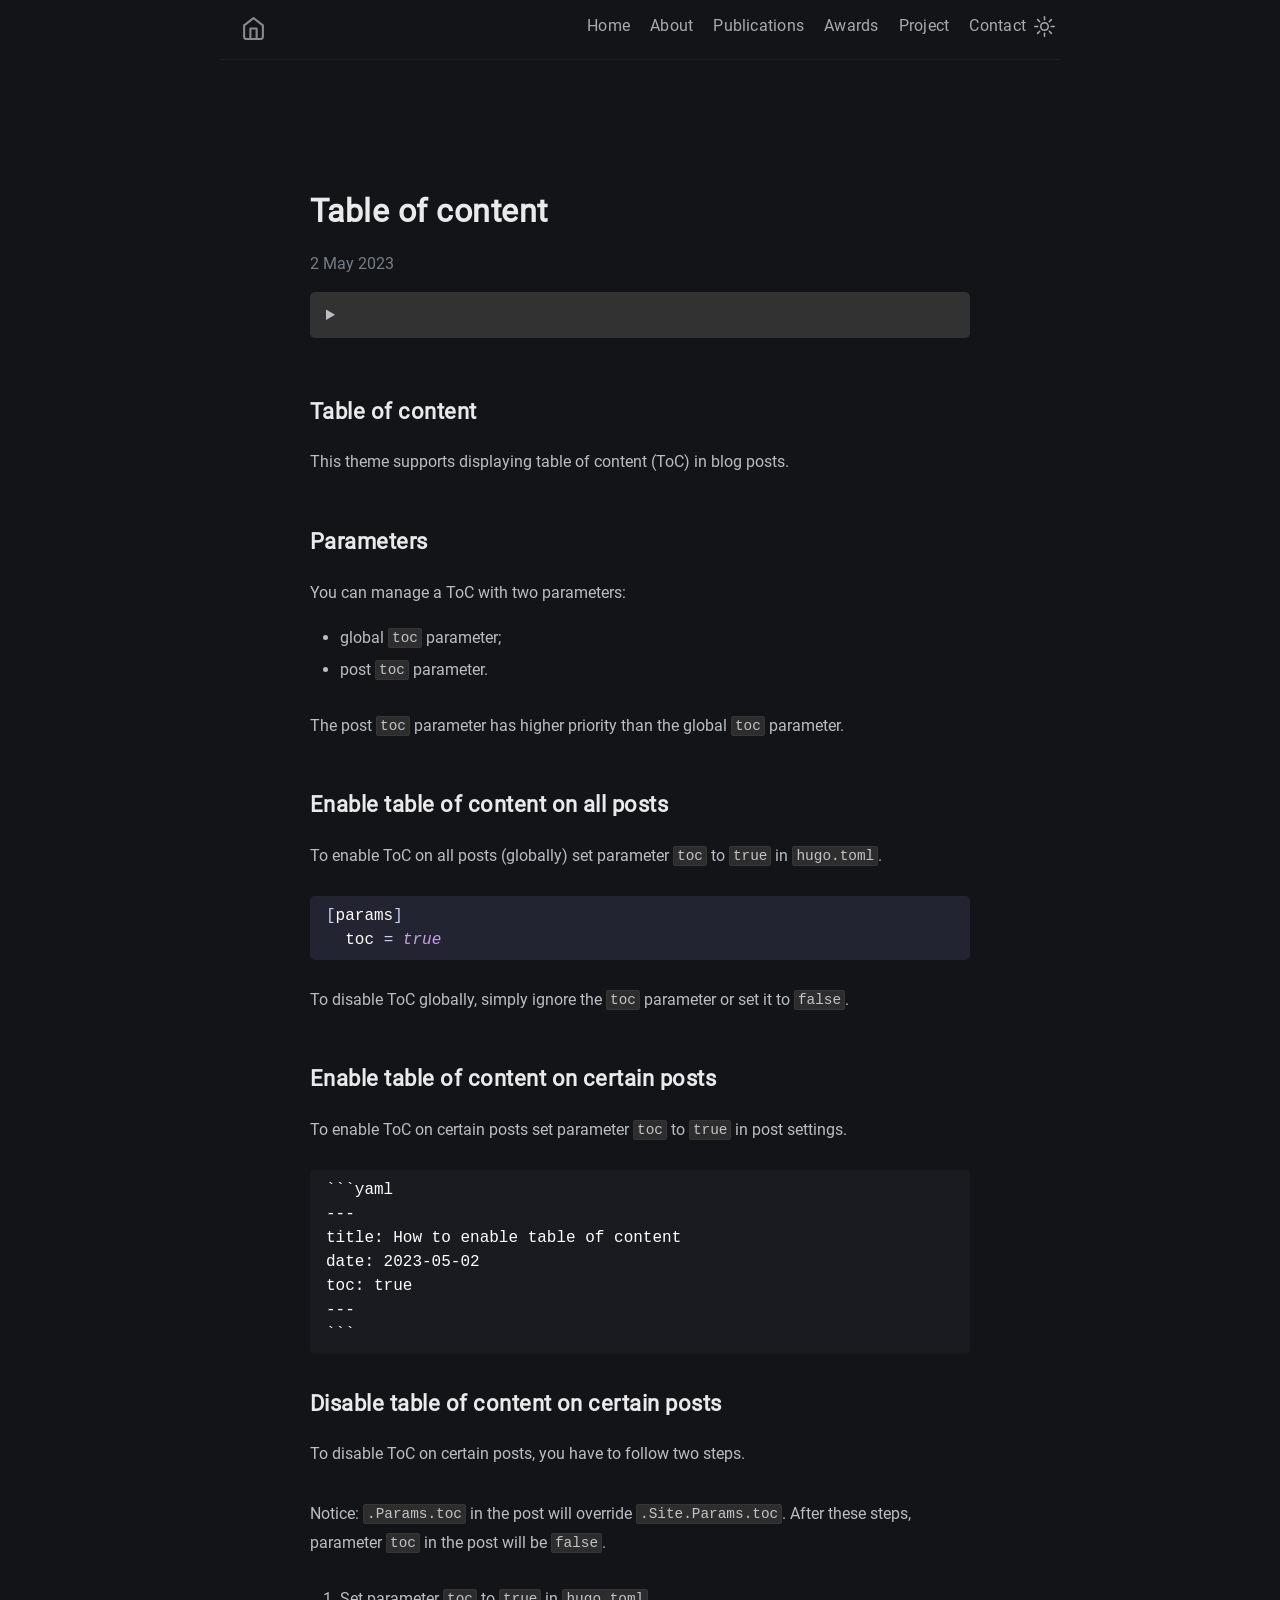
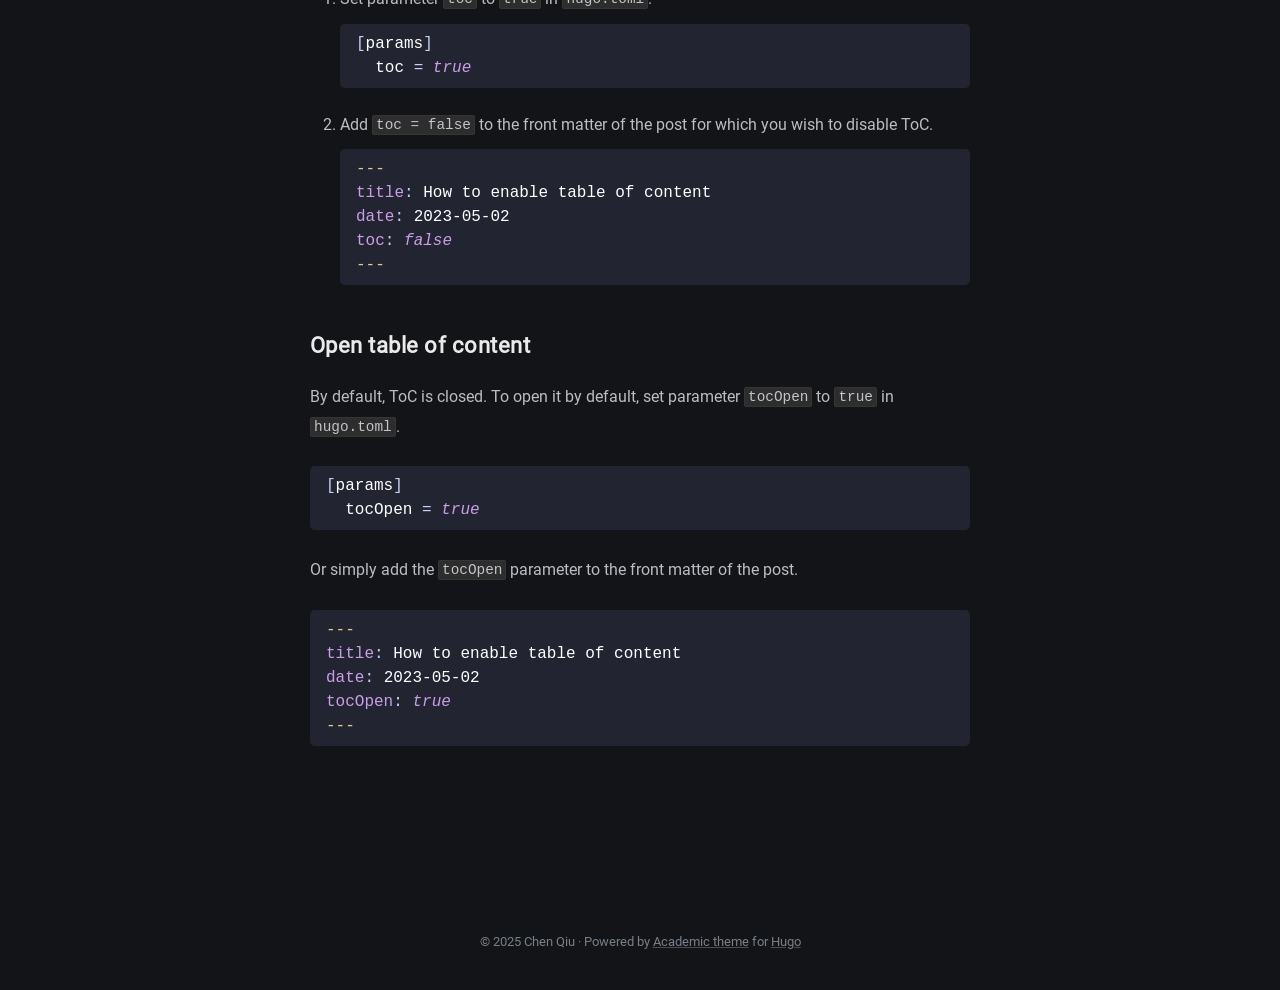
<file: posts/table-of-content/index.html>
<!DOCTYPE html>
<html lang="en-gb"><head><meta charset="utf-8">
<meta http-equiv="content-type" content="text/html">
<meta name="viewport" content="width=device-width, initial-scale=1.0">

<title itemprop="name">Table of content | Chen Qiu&#39;s Website</title>
<meta property="og:title" content="Table of content | Chen Qiu&#39;s Website" />
<meta name="twitter:title" content="Table of content | Chen Qiu&#39;s Website" />
<meta itemprop="name" content="Table of content | Chen Qiu&#39;s Website" />
<meta name="application-name" content="Table of content | Chen Qiu&#39;s Website" />
<meta property="og:site_name" content="Awesome hugo blog" />

<meta name="description" content="Setup table of content in Hugo blog awesome theme">
<meta itemprop="description" content="Setup table of content in Hugo blog awesome theme" />
<meta property="og:description" content="Setup table of content in Hugo blog awesome theme" />
<meta name="twitter:description" content="Setup table of content in Hugo blog awesome theme" />

<meta property="og:locale" content="en-gb" />
<meta name="language" content="en-gb" />

  <link rel="alternate" hreflang="en-gb" href="https://chenqiu01.github.io/posts/table-of-content/" title="English" />





    
    
    

    <meta property="og:type" content="article" />
    <meta property="og:article:published_time" content=2023-05-02T00:00:00Z />
    <meta property="article:published_time" content=2023-05-02T00:00:00Z />
    <meta property="og:url" content="https://chenqiu01.github.io/posts/table-of-content/" />

    
    <meta property="og:article:author" content="Chen Qiu" />
    <meta property="article:author" content="Chen Qiu" />
    <meta name="author" content="Chen Qiu" />
    
    

    

    <script defer type="application/ld+json">
    {
        "@context": "http://schema.org",
        "@type": "Article",
        "headline": "Table of content",
        "author": {
        "@type": "Person",
        "name": ""
        },
        "datePublished": "2023-05-02",
        "description": "Setup table of content in Hugo blog awesome theme",
        "wordCount":  247 ,
        "mainEntityOfPage": "True",
        "dateModified": "2023-05-02",
        "image": {
        "@type": "imageObject",
        "url": ""
        },
        "publisher": {
        "@type": "Organization",
        "name": "Chen Qiu\u0027s Website"
        }
    }
    </script>


<meta name="generator" content="Hugo 0.144.2">

    
    <meta property="og:url" content="https://chenqiu01.github.io/posts/table-of-content/">
  <meta property="og:site_name" content="Chen Qiu&#39;s Website">
  <meta property="og:title" content="Table of content">
  <meta property="og:description" content="Setup table of content in Hugo blog awesome theme">
  <meta property="og:locale" content="en_gb">
  <meta property="og:type" content="article">
    <meta property="article:section" content="posts">
    <meta property="article:published_time" content="2023-05-02T00:00:00+00:00">
    <meta property="article:modified_time" content="2023-05-02T00:00:00+00:00">


    
    
  <meta name="twitter:card" content="summary">
  <meta name="twitter:title" content="Table of content">
  <meta name="twitter:description" content="Setup table of content in Hugo blog awesome theme">


    

    <link rel="canonical" href="https://chenqiu01.github.io/posts/table-of-content/">
    <link href="/style.min.76b625415e67c682c3f6291d042d8793edbe0b42c39e76d63d173079bffa56f7.css" rel="stylesheet">
    <link href="/code-highlight.min.706d31975fec544a864cb7f0d847a73ea55ca1df91bf495fd12a177138d807cf.css" rel="stylesheet">

    
    <link rel="apple-touch-icon" sizes="180x180" href="/icons/apple-touch-icon.png">
    <link rel="icon" type="image/png" sizes="32x32" href="/icons/favicon-32x32.png">
    <link rel="icon" type="image/png" sizes="16x16" href="/icons/favicon-16x16.png">
    <link rel="mask-icon" href="/icons/safari-pinned-tab.svg">
    <link rel="shortcut icon" href="/favicon.ico">




<link rel="manifest" href="https://chenqiu01.github.io/site.webmanifest">

<meta name="msapplication-config" content="/browserconfig.xml">
<meta name="msapplication-TileColor" content="#2d89ef">
<meta name="theme-color" content="#434648">

    
    <link rel="icon" type="image/svg+xml" href="/icons/favicon.svg">

    
    
    
</head>
<body data-theme = "dark" class="notransition">

<script src="/js/theme.min.8961c317c5b88b953fe27525839672c9343f1058ab044696ca225656c8ba2ab0.js" integrity="sha256-iWHDF8W4i5U/4nUlg5ZyyTQ/EFirBEaWyiJWVsi6KrA="></script>

<div class="navbar" role="navigation">
    <nav class="menu" aria-label="Main Navigation">
        <a href="https://chenqiu01.github.io/" class="logo">
            <svg xmlns="http://www.w3.org/2000/svg" width="25" height="25" 
viewBox="0 0 24 24" fill="none" stroke="currentColor" stroke-width="2" stroke-linecap="round" 
stroke-linejoin="round" class="feather feather-home">
<title></title>
<path d="M3 9l9-7 9 7v11a2 2 0 0 1-2 2H5a2 2 0 0 1-2-2z"></path>
<polyline points="9 22 9 12 15 12 15 22"></polyline>
</svg>
        </a>
        <input type="checkbox" id="menu-trigger" class="menu-trigger" />
        <label for="menu-trigger">
            <span class="menu-icon">
                <svg xmlns="http://www.w3.org/2000/svg" width="25" height="25" stroke="currentColor" fill="none" viewBox="0 0 14 14"><title>Menu</title><path stroke-linecap="round" stroke-linejoin="round" d="M10.595 7L3.40726 7"></path><path stroke-linecap="round" stroke-linejoin="round" d="M10.5096 3.51488L3.49301 3.51488"></path><path stroke-linecap="round" stroke-linejoin="round" d="M10.5096 10.4851H3.49301"></path><path stroke-linecap="round" stroke-linejoin="round" d="M0.5 12.5V1.5C0.5 0.947715 0.947715 0.5 1.5 0.5H12.5C13.0523 0.5 13.5 0.947715 13.5 1.5V12.5C13.5 13.0523 13.0523 13.5 12.5 13.5H1.5C0.947715 13.5 0.5 13.0523 0.5 12.5Z"></path></svg>
            </span>
        </label>

        <div class="trigger">
            <ul class="trigger-container">
                
                    <li>
                        
                        <a class="menu-link" href="#home">
                            Home
                        </a>
                    </li>
                
                    <li>
                        
                        <a class="menu-link" href="#about">
                            About
                        </a>
                    </li>
                
                    <li>
                        
                        <a class="menu-link" href="#publications">
                            Publications
                        </a>
                    </li>
                
                    <li>
                        
                        <a class="menu-link" href="#awards">
                            Awards
                        </a>
                    </li>
                
                    <li>
                        
                        <a class="menu-link" href="#project">
                            Project
                        </a>
                    </li>
                
                    <li>
                        
                        <a class="menu-link" href="#contact">
                            Contact
                        </a>
                    </li>
                
            </ul>
            <a id="mode" href="#">
                <svg xmlns="http://www.w3.org/2000/svg" class="mode-sunny" width="21" height="21" viewBox="0 0 14 14" stroke-width="1">
<title>LIGHT</title><g><circle cx="7" cy="7" r="2.5" fill="none" stroke-linecap="round" stroke-linejoin="round"></circle><line x1="7" y1="0.5" x2="7" y2="2.5" fill="none" stroke-linecap="round" stroke-linejoin="round"></line><line x1="2.4" y1="2.4" x2="3.82" y2="3.82" fill="none" stroke-linecap="round" stroke-linejoin="round"></line><line x1="0.5" y1="7" x2="2.5" y2="7" fill="none" stroke-linecap="round" stroke-linejoin="round"></line><line x1="2.4" y1="11.6" x2="3.82" y2="10.18" fill="none" stroke-linecap="round" stroke-linejoin="round"></line><line x1="7" y1="13.5" x2="7" y2="11.5" fill="none" stroke-linecap="round" stroke-linejoin="round"></line><line x1="11.6" y1="11.6" x2="10.18" y2="10.18" fill="none" stroke-linecap="round" stroke-linejoin="round"></line><line x1="13.5" y1="7" x2="11.5" y2="7" fill="none" stroke-linecap="round" stroke-linejoin="round"></line><line x1="11.6" y1="2.4" x2="10.18" y2="3.82" fill="none" stroke-linecap="round" stroke-linejoin="round"></line></g></svg>
                <svg xmlns="http://www.w3.org/2000/svg" class="mode-moon" width="21" height="21" viewBox="0 0 14 14" stroke-width="1">
<title>DARK</title><g><circle cx="7" cy="7" r="2.5" fill="none" stroke-linecap="round" stroke-linejoin="round"></circle><line x1="7" y1="0.5" x2="7" y2="2.5" fill="none" stroke-linecap="round" stroke-linejoin="round"></line><line x1="2.4" y1="2.4" x2="3.82" y2="3.82" fill="none" stroke-linecap="round" stroke-linejoin="round"></line><line x1="0.5" y1="7" x2="2.5" y2="7" fill="none" stroke-linecap="round" stroke-linejoin="round"></line><line x1="2.4" y1="11.6" x2="3.82" y2="10.18" fill="none" stroke-linecap="round" stroke-linejoin="round"></line><line x1="7" y1="13.5" x2="7" y2="11.5" fill="none" stroke-linecap="round" stroke-linejoin="round"></line><line x1="11.6" y1="11.6" x2="10.18" y2="10.18" fill="none" stroke-linecap="round" stroke-linejoin="round"></line><line x1="13.5" y1="7" x2="11.5" y2="7" fill="none" stroke-linecap="round" stroke-linejoin="round"></line><line x1="11.6" y1="2.4" x2="10.18" y2="3.82" fill="none" stroke-linecap="round" stroke-linejoin="round"></line></g></svg>
            </a>
        </div>
    </nav>
</div>

<div class="wrapper post">
    <main class="page-content" aria-label="Content">
        <article>
            <header class="header">
                <h1 class="header-title">Table of content</h1>
                
                
                
                <div class="post-meta">
                    <time datetime="2023-05-02T00:00:00&#43;00:00" itemprop="datePublished"> 2 May 2023 </time>
                </div>
                
            </header>
            
    
    <details class="toc" ZgotmplZ>
        <summary><b></b></summary>
        <nav id="TableOfContents">
  <ul>
    <li><a href="#table-of-content">Table of content</a></li>
    <li><a href="#parameters">Parameters</a></li>
    <li><a href="#enable-table-of-content-on-all-posts">Enable table of content on all posts</a></li>
    <li><a href="#enable-table-of-content-on-certain-posts">Enable table of content on certain posts</a></li>
    <li><a href="#disable-table-of-content-on-certain-posts">Disable table of content on certain posts</a></li>
    <li><a href="#open-table-of-content">Open table of content</a></li>
  </ul>
</nav>
    </details>
            <div class="page-content">
                <h2 id="table-of-content">Table of content</h2>
<p>This theme supports displaying table of content (ToC) in blog posts.</p>
<h2 id="parameters">Parameters</h2>
<p>You can manage a ToC with two parameters:</p>
<ul>
<li>global <code>toc</code> parameter;</li>
<li>post <code>toc</code> parameter.</li>
</ul>
<p>The post <code>toc</code> parameter has higher priority than the global <code>toc</code> parameter.</p>
<h2 id="enable-table-of-content-on-all-posts">Enable table of content on all posts</h2>
<p>To enable ToC on all posts (globally) set parameter <code>toc</code> to <code>true</code> in <code>hugo.toml</code>.</p>
<div class="highlight"><pre tabindex="0" class="chroma"><code class="language-toml" data-lang="toml"><span class="line"><span class="cl"><span class="p">[</span><span class="nx">params</span><span class="p">]</span>
</span></span><span class="line"><span class="cl">  <span class="nx">toc</span> <span class="p">=</span> <span class="kc">true</span>
</span></span></code></pre></div><p>To disable ToC globally, simply ignore the <code>toc</code> parameter or set it to <code>false</code>.</p>
<h2 id="enable-table-of-content-on-certain-posts">Enable table of content on certain posts</h2>
<p>To enable ToC on certain posts set parameter <code>toc</code> to <code>true</code> in post settings.</p>
<pre><code>```yaml
---
title: How to enable table of content
date: 2023-05-02
toc: true
---
```
</code></pre>
<h2 id="disable-table-of-content-on-certain-posts">Disable table of content on certain posts</h2>
<p>To disable ToC on certain posts, you have to follow two steps.</p>
<p>Notice: <code>.Params.toc</code> in the post will override <code>.Site.Params.toc</code>. After these steps, parameter <code>toc</code>  in the post will be <code>false</code>.</p>
<ol>
<li>
<p>Set parameter <code>toc</code> to <code>true</code> in <code>hugo.toml</code>.</p>
<div class="highlight"><pre tabindex="0" class="chroma"><code class="language-toml" data-lang="toml"><span class="line"><span class="cl"><span class="p">[</span><span class="nx">params</span><span class="p">]</span>
</span></span><span class="line"><span class="cl">  <span class="nx">toc</span> <span class="p">=</span> <span class="kc">true</span>
</span></span></code></pre></div></li>
<li>
<p>Add <code>toc = false</code> to the front matter of the post for which you wish to disable ToC.</p>
<div class="highlight"><pre tabindex="0" class="chroma"><code class="language-yaml" data-lang="yaml"><span class="line"><span class="cl"><span class="nn">---</span><span class="w">
</span></span></span><span class="line"><span class="cl"><span class="w"></span><span class="nt">title</span><span class="p">:</span><span class="w"> </span><span class="l">How to enable table of content</span><span class="w">
</span></span></span><span class="line"><span class="cl"><span class="w"></span><span class="nt">date</span><span class="p">:</span><span class="w"> </span><span class="ld">2023-05-02</span><span class="w">
</span></span></span><span class="line"><span class="cl"><span class="w"></span><span class="nt">toc</span><span class="p">:</span><span class="w"> </span><span class="kc">false</span><span class="w">
</span></span></span><span class="line"><span class="cl"><span class="w"></span><span class="nn">---</span><span class="w">
</span></span></span></code></pre></div></li>
</ol>
<h2 id="open-table-of-content">Open table of content</h2>
<p>By default, ToC is closed. To open it by default, set parameter <code>tocOpen</code> to <code>true</code> in <code>hugo.toml</code>.</p>
<div class="highlight"><pre tabindex="0" class="chroma"><code class="language-toml" data-lang="toml"><span class="line"><span class="cl"><span class="p">[</span><span class="nx">params</span><span class="p">]</span>
</span></span><span class="line"><span class="cl">  <span class="nx">tocOpen</span> <span class="p">=</span> <span class="kc">true</span>
</span></span></code></pre></div><p>Or simply add the <code>tocOpen</code> parameter to the front matter of the post.</p>
<div class="highlight"><pre tabindex="0" class="chroma"><code class="language-yaml" data-lang="yaml"><span class="line"><span class="cl"><span class="nn">---</span><span class="w">
</span></span></span><span class="line"><span class="cl"><span class="w"></span><span class="nt">title</span><span class="p">:</span><span class="w"> </span><span class="l">How to enable table of content</span><span class="w">
</span></span></span><span class="line"><span class="cl"><span class="w"></span><span class="nt">date</span><span class="p">:</span><span class="w"> </span><span class="ld">2023-05-02</span><span class="w">
</span></span></span><span class="line"><span class="cl"><span class="w"></span><span class="nt">tocOpen</span><span class="p">:</span><span class="w"> </span><span class="kc">true</span><span class="w">
</span></span></span><span class="line"><span class="cl"><span class="w"></span><span class="nn">---</span><span class="w">
</span></span></span></code></pre></div>
            </div>
        </article></main>
</div>
<footer class="footer">
    <span class="footer_item"> </span>
    &nbsp;

    <div class="footer_social-icons">
</div>
    <small class="footer_copyright">
        © 2025 Chen Qiu · Powered by <a href="https://github.com/HugoBlox/hugo-blox-builder" target = "_blank">Academic theme</a> for <a href="https://gohugo.io/" target="_blank"> Hugo</a>
        
    </small>
</footer><a href="#" title="" id="totop">
    <svg xmlns="http://www.w3.org/2000/svg" width="48" height="48" fill="currentColor" stroke="currentColor" viewBox="0 96 960 960">
    <path d="M283 704.739 234.261 656 480 410.261 725.739 656 677 704.739l-197-197-197 197Z"/>
</svg>

</a>


    




    
    
        
    

    
    
        
    



    
    <script src="https://chenqiu01.github.io/js/main.min.35f435a5d8eac613c52daa28d8af544a4512337d3e95236e4a4978417b8dcb2f.js" integrity="sha256-NfQ1pdjqxhPFLaoo2K9USkUSM30&#43;lSNuSkl4QXuNyy8="></script>

    

</body>
</html>
</file>
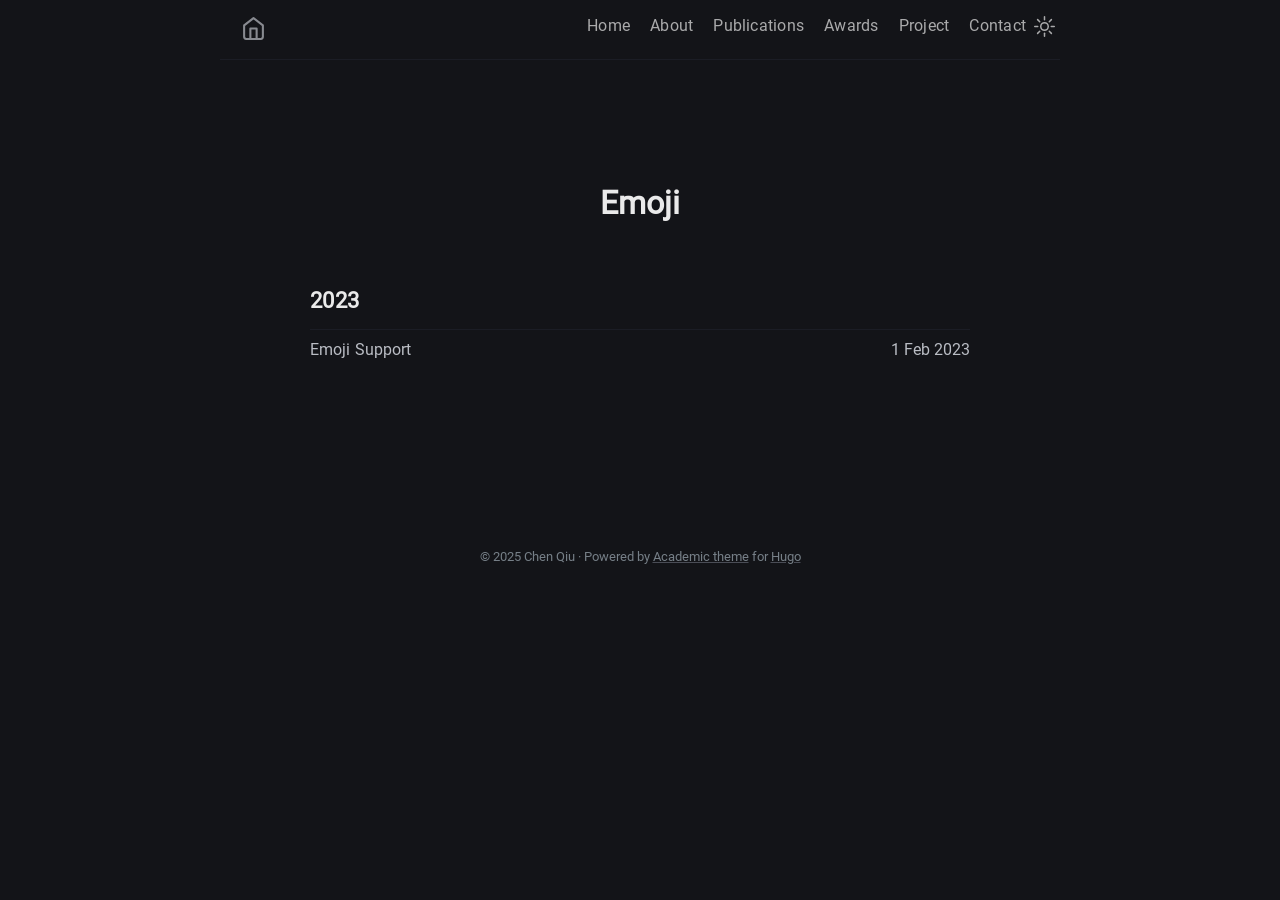
<file: tags/emoji/index.html>
<!DOCTYPE html>
<html lang="en-gb"><head><meta charset="utf-8">
<meta http-equiv="content-type" content="text/html">
<meta name="viewport" content="width=device-width, initial-scale=1.0">

<title itemprop="name">Emoji | Chen Qiu&#39;s Website</title>
<meta property="og:title" content="Emoji | Chen Qiu&#39;s Website" />
<meta name="twitter:title" content="Emoji | Chen Qiu&#39;s Website" />
<meta itemprop="name" content="Emoji | Chen Qiu&#39;s Website" />
<meta name="application-name" content="Emoji | Chen Qiu&#39;s Website" />
<meta property="og:site_name" content="Awesome hugo blog" />

<meta name="description" content="Minimal Hugo blog theme with light and dark mode support">
<meta itemprop="description" content="Minimal Hugo blog theme with light and dark mode support" />
<meta property="og:description" content="Minimal Hugo blog theme with light and dark mode support" />
<meta name="twitter:description" content="Minimal Hugo blog theme with light and dark mode support" />

<meta property="og:locale" content="en-gb" />
<meta name="language" content="en-gb" />

  <link rel="alternate" hreflang="en-gb" href="https://chenqiu01.github.io/tags/emoji/" title="English" />






<meta name="generator" content="Hugo 0.144.2">

    
    <meta property="og:url" content="https://chenqiu01.github.io/tags/emoji/">
  <meta property="og:site_name" content="Chen Qiu&#39;s Website">
  <meta property="og:title" content="Emoji">
  <meta property="og:description" content="Minimal Hugo blog theme with light and dark mode support">
  <meta property="og:locale" content="en_gb">
  <meta property="og:type" content="website">


    
    
  <meta name="twitter:card" content="summary">
  <meta name="twitter:title" content="Emoji">
  <meta name="twitter:description" content="Minimal Hugo blog theme with light and dark mode support">


    

    <link rel="canonical" href="https://chenqiu01.github.io/tags/emoji/">
    <link href="/tags/emoji/index.xml" rel="alternate" type="application/rss+xml" title="Chen Qiu&#39;s Website">
    <link href="/tags/emoji/index.xml" rel="feed" type="application/rss+xml" title="Chen Qiu&#39;s Website">
    <link href="/style.min.76b625415e67c682c3f6291d042d8793edbe0b42c39e76d63d173079bffa56f7.css" rel="stylesheet">
    <link href="/code-highlight.min.706d31975fec544a864cb7f0d847a73ea55ca1df91bf495fd12a177138d807cf.css" rel="stylesheet">

    
    <link rel="apple-touch-icon" sizes="180x180" href="/icons/apple-touch-icon.png">
    <link rel="icon" type="image/png" sizes="32x32" href="/icons/favicon-32x32.png">
    <link rel="icon" type="image/png" sizes="16x16" href="/icons/favicon-16x16.png">
    <link rel="mask-icon" href="/icons/safari-pinned-tab.svg">
    <link rel="shortcut icon" href="/favicon.ico">




<link rel="manifest" href="https://chenqiu01.github.io/site.webmanifest">

<meta name="msapplication-config" content="/browserconfig.xml">
<meta name="msapplication-TileColor" content="#2d89ef">
<meta name="theme-color" content="#434648">

    
    <link rel="icon" type="image/svg+xml" href="/icons/favicon.svg">

    
    
    
</head>
<body data-theme = "dark" class="notransition">

<script src="/js/theme.min.8961c317c5b88b953fe27525839672c9343f1058ab044696ca225656c8ba2ab0.js" integrity="sha256-iWHDF8W4i5U/4nUlg5ZyyTQ/EFirBEaWyiJWVsi6KrA="></script>

<div class="navbar" role="navigation">
    <nav class="menu" aria-label="Main Navigation">
        <a href="https://chenqiu01.github.io/" class="logo">
            <svg xmlns="http://www.w3.org/2000/svg" width="25" height="25" 
viewBox="0 0 24 24" fill="none" stroke="currentColor" stroke-width="2" stroke-linecap="round" 
stroke-linejoin="round" class="feather feather-home">
<title></title>
<path d="M3 9l9-7 9 7v11a2 2 0 0 1-2 2H5a2 2 0 0 1-2-2z"></path>
<polyline points="9 22 9 12 15 12 15 22"></polyline>
</svg>
        </a>
        <input type="checkbox" id="menu-trigger" class="menu-trigger" />
        <label for="menu-trigger">
            <span class="menu-icon">
                <svg xmlns="http://www.w3.org/2000/svg" width="25" height="25" stroke="currentColor" fill="none" viewBox="0 0 14 14"><title>Menu</title><path stroke-linecap="round" stroke-linejoin="round" d="M10.595 7L3.40726 7"></path><path stroke-linecap="round" stroke-linejoin="round" d="M10.5096 3.51488L3.49301 3.51488"></path><path stroke-linecap="round" stroke-linejoin="round" d="M10.5096 10.4851H3.49301"></path><path stroke-linecap="round" stroke-linejoin="round" d="M0.5 12.5V1.5C0.5 0.947715 0.947715 0.5 1.5 0.5H12.5C13.0523 0.5 13.5 0.947715 13.5 1.5V12.5C13.5 13.0523 13.0523 13.5 12.5 13.5H1.5C0.947715 13.5 0.5 13.0523 0.5 12.5Z"></path></svg>
            </span>
        </label>

        <div class="trigger">
            <ul class="trigger-container">
                
                    <li>
                        
                        <a class="menu-link" href="#home">
                            Home
                        </a>
                    </li>
                
                    <li>
                        
                        <a class="menu-link" href="#about">
                            About
                        </a>
                    </li>
                
                    <li>
                        
                        <a class="menu-link" href="#publications">
                            Publications
                        </a>
                    </li>
                
                    <li>
                        
                        <a class="menu-link" href="#awards">
                            Awards
                        </a>
                    </li>
                
                    <li>
                        
                        <a class="menu-link" href="#project">
                            Project
                        </a>
                    </li>
                
                    <li>
                        
                        <a class="menu-link" href="#contact">
                            Contact
                        </a>
                    </li>
                
            </ul>
            <a id="mode" href="#">
                <svg xmlns="http://www.w3.org/2000/svg" class="mode-sunny" width="21" height="21" viewBox="0 0 14 14" stroke-width="1">
<title>LIGHT</title><g><circle cx="7" cy="7" r="2.5" fill="none" stroke-linecap="round" stroke-linejoin="round"></circle><line x1="7" y1="0.5" x2="7" y2="2.5" fill="none" stroke-linecap="round" stroke-linejoin="round"></line><line x1="2.4" y1="2.4" x2="3.82" y2="3.82" fill="none" stroke-linecap="round" stroke-linejoin="round"></line><line x1="0.5" y1="7" x2="2.5" y2="7" fill="none" stroke-linecap="round" stroke-linejoin="round"></line><line x1="2.4" y1="11.6" x2="3.82" y2="10.18" fill="none" stroke-linecap="round" stroke-linejoin="round"></line><line x1="7" y1="13.5" x2="7" y2="11.5" fill="none" stroke-linecap="round" stroke-linejoin="round"></line><line x1="11.6" y1="11.6" x2="10.18" y2="10.18" fill="none" stroke-linecap="round" stroke-linejoin="round"></line><line x1="13.5" y1="7" x2="11.5" y2="7" fill="none" stroke-linecap="round" stroke-linejoin="round"></line><line x1="11.6" y1="2.4" x2="10.18" y2="3.82" fill="none" stroke-linecap="round" stroke-linejoin="round"></line></g></svg>
                <svg xmlns="http://www.w3.org/2000/svg" class="mode-moon" width="21" height="21" viewBox="0 0 14 14" stroke-width="1">
<title>DARK</title><g><circle cx="7" cy="7" r="2.5" fill="none" stroke-linecap="round" stroke-linejoin="round"></circle><line x1="7" y1="0.5" x2="7" y2="2.5" fill="none" stroke-linecap="round" stroke-linejoin="round"></line><line x1="2.4" y1="2.4" x2="3.82" y2="3.82" fill="none" stroke-linecap="round" stroke-linejoin="round"></line><line x1="0.5" y1="7" x2="2.5" y2="7" fill="none" stroke-linecap="round" stroke-linejoin="round"></line><line x1="2.4" y1="11.6" x2="3.82" y2="10.18" fill="none" stroke-linecap="round" stroke-linejoin="round"></line><line x1="7" y1="13.5" x2="7" y2="11.5" fill="none" stroke-linecap="round" stroke-linejoin="round"></line><line x1="11.6" y1="11.6" x2="10.18" y2="10.18" fill="none" stroke-linecap="round" stroke-linejoin="round"></line><line x1="13.5" y1="7" x2="11.5" y2="7" fill="none" stroke-linecap="round" stroke-linejoin="round"></line><line x1="11.6" y1="2.4" x2="10.18" y2="3.82" fill="none" stroke-linecap="round" stroke-linejoin="round"></line></g></svg>
            </a>
        </div>
    </nav>
</div>
<div class="wrapper list-page">
    <header class="header">
        <h1 class="header-title center">Emoji</h1>
    </header>
    <main class="page-content" aria-label="Content">
        
        
        <h2 class="post-year">2023</h2>

        

        

        <article class="post-item">
    <h4 class="post-item-title">
        <a href="/posts/emoji-support/">Emoji Support</a>
    </h4>
    
    
    
    
    <time class="post-item-meta" datetime="2023-02-01T00:00:00Z">
        1 Feb 2023
        
    </time>
</article>


         

         

    </main>
</div><footer class="footer">
    <span class="footer_item"> </span>
    &nbsp;

    <div class="footer_social-icons">
</div>
    <small class="footer_copyright">
        © 2025 Chen Qiu · Powered by <a href="https://github.com/HugoBlox/hugo-blox-builder" target = "_blank">Academic theme</a> for <a href="https://gohugo.io/" target="_blank"> Hugo</a>
        
    </small>
</footer><a href="#" title="" id="totop">
    <svg xmlns="http://www.w3.org/2000/svg" width="48" height="48" fill="currentColor" stroke="currentColor" viewBox="0 96 960 960">
    <path d="M283 704.739 234.261 656 480 410.261 725.739 656 677 704.739l-197-197-197 197Z"/>
</svg>

</a>


    




    
    
        
    

    
    
        
    



    
    <script src="https://chenqiu01.github.io/js/main.min.35f435a5d8eac613c52daa28d8af544a4512337d3e95236e4a4978417b8dcb2f.js" integrity="sha256-NfQ1pdjqxhPFLaoo2K9USkUSM30&#43;lSNuSkl4QXuNyy8="></script>

    

</body>
</html>
</file>
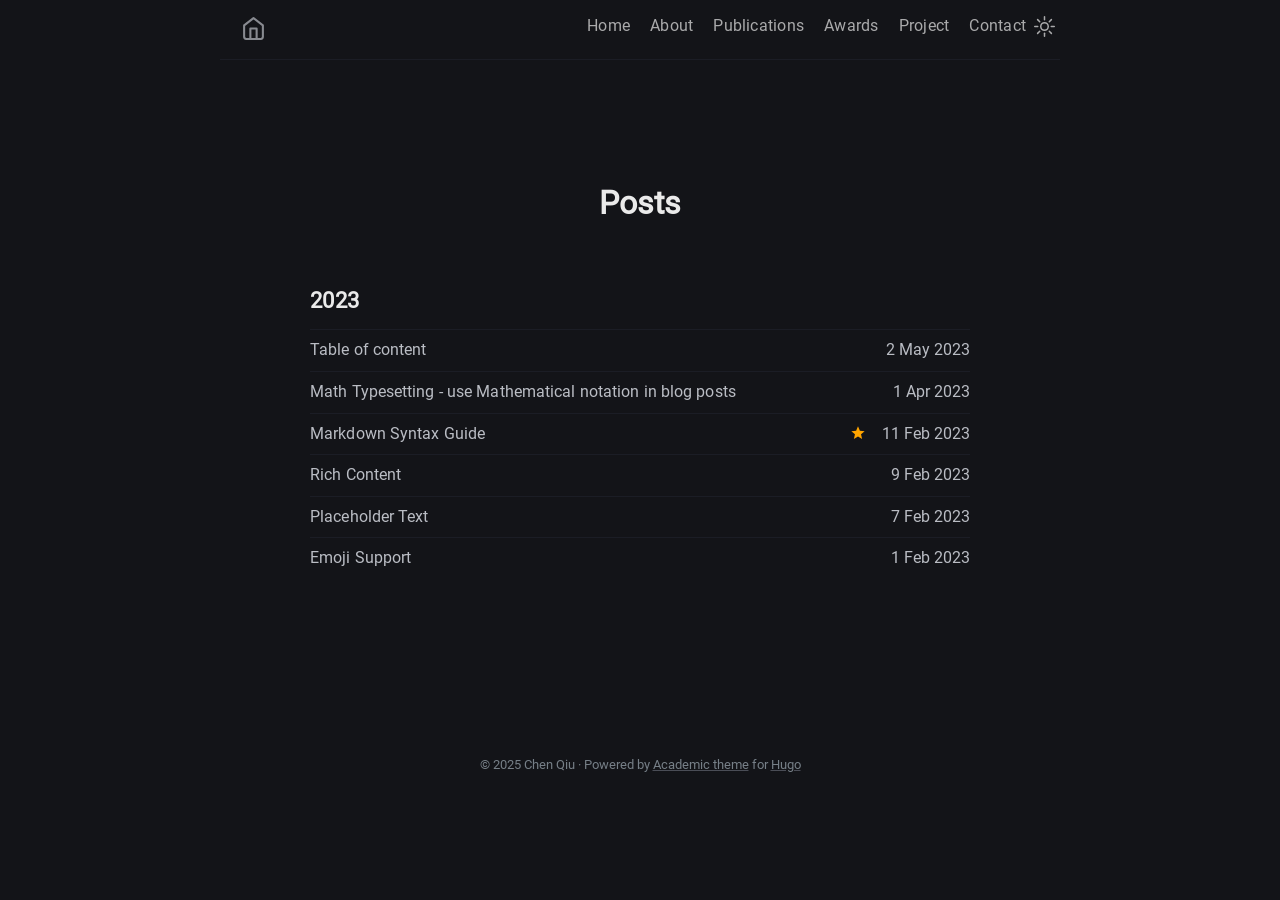
<file: posts/page/1/index.html>
<!DOCTYPE html>
<html lang="en-gb">
  <head>
    <title>https://chenqiu01.github.io/posts/</title>
    <link rel="canonical" href="https://chenqiu01.github.io/posts/">
    <meta name="robots" content="noindex">
    <meta charset="utf-8">
    <meta http-equiv="refresh" content="0; url=https://chenqiu01.github.io/posts/">
  </head>
</html>
</file>
<file: style.min.76b625415e67c682c3f6291d042d8793edbe0b42c39e76d63d173079bffa56f7.css>
@charset "UTF-8";@font-face{font-display:swap;font-family:roboto;font-style:normal;font-weight:400;src:url(fonts/Roboto/roboto-v30-latin-regular.eot);src:url(fonts/Roboto/roboto-v30-latin-regular.eot?#iefix)format("embedded-opentype"),url(fonts/Roboto/roboto-v30-latin-regular.woff2)format("woff2"),url(fonts/Roboto/roboto-v30-latin-regular.woff)format("woff"),url(fonts/Roboto/roboto-v30-latin-regular.ttf)format("truetype"),url(fonts/Roboto/roboto-v30-latin-regular.svg#Roboto)format("svg")}*{-webkit-transition:background-color 75ms ease-in,border-color 75ms ease-in;-moz-transition:background-color 75ms ease-in,border-color 75ms ease-in;-ms-transition:background-color 75ms ease-in,border-color 75ms ease-in;-o-transition:background-color 75ms ease-in,border-color 75ms ease-in;transition:background-color 75ms ease-in,border-color 75ms ease-in}.notransition{-webkit-transition:none;-moz-transition:none;-ms-transition:none;-o-transition:none;transition:none}html{overflow-x:hidden;width:100%}body,h1,h2,h3,h4,h5,h6,p,blockquote,pre,hr,dl,dd,ol,ul,figure{margin:0;padding:0}body{min-height:100vh;overflow-x:hidden;position:relative;color:#434648;background-color:#fff;font:16px/1.85 Roboto,sans-serif;-webkit-text-size-adjust:100%;-webkit-font-smoothing:antialiased;-webkit-font-feature-settings:"kern" 1;-moz-font-feature-settings:"kern" 1;-o-font-feature-settings:"kern" 1;font-feature-settings:"kern" 1;font-kerning:normal;box-sizing:border-box}h1,h2,h3,h4,h5,h6,p,blockquote,pre,ul,ol,dl,figure{margin-top:10px;margin-bottom:10px}strong,b{font-weight:700;color:#0d122b}hr{border-bottom:0;border-style:solid;border-color:#ececec}img{max-width:100%;vertical-align:middle;-webkit-user-drag:none;margin:0 auto;text-align:center}figure{position:relative}figure>img{display:block;position:relative}figcaption{font-size:13px;text-align:center}ul li{display:list-item;text-align:-webkit-match-parent}ol li{position:relative}ul,ol{margin-top:0;margin-left:30px}li{padding-bottom:1px;padding-top:1px}li:before{color:#0d122b}li>ul,li>ol{margin-bottom:2px;margin-top:0}h1,h2,h3,h4,h5,h6{color:#0d122b;font-weight:700}h1+ul,h1+ol,h2+ul,h2+ol,h3+ul,h3+ol,h4+ul,h4+ol,h5+ul,h5+ol,h6+ul,h6+ol{margin-top:10px}@media screen and (max-width:768px){h1,h2,h3,h4,h5,h6{scroll-margin-top:65px}}h1>a,h2>a,h3>a,h4>a,h5>a,h6>a{text-decoration:none;border:none}h1>a:hover,h2>a:hover,h3>a:hover,h4>a:hover,h5>a:hover,h6>a:hover{text-decoration:none;border:none}a{color:inherit;text-decoration-color:#d2c7c7}a:hover{color:#003fff}a:focus{outline:3px solid rgba(0,54,199,.6);outline-offset:2px}del{color:inherit}em{color:inherit}blockquote{color:#525b66;opacity:.9;border-left:5px solid #c4c8cc;padding:0 0 0 1rem;margin-left:.3rem;margin-right:.3rem;font-size:1em}blockquote>:last-child{margin-bottom:0;margin-top:0}.wrapper{max-width:-webkit-calc(720px - (30px * 2));max-width:calc(720px - (30px * 2));position:relative;margin-right:auto;margin-left:auto;padding-right:30px;padding-left:30px}@media screen and (max-width:768px){.wrapper{max-width:-webkit-calc(720px - (30px));max-width:calc(720px - (30px));padding-right:20px;padding-left:20px}.wrapper.blurry{animation:.2s ease-in forwards blur;-webkit-animation:.2s ease-in forwards blur}}u{text-decoration-color:#d2c7c7}small{font-size:14px}sup{border-radius:10%;top:-3px;left:2px;font-size:small;position:relative;margin-right:2px}.overflow-table{overflow-x:auto}table{width:100%;margin-top:15px;border-collapse:collapse;font-size:14px}table thead{font-weight:700;color:#0d122b;border-bottom:1px solid #ececec}table th,table td,table tr{border:1px solid #ececec;padding:2px 7px}.navbar:after,.wrapper:after{content:"";display:table;clear:both}mark,::selection{background:#fffba0;color:#0d122b}.gist table{border:0}.gist table tr,.gist table td{border:0}.navbar{height:auto;max-width:calc(890px - (30px * 2));max-width:-webkit-calc(890px - (30px * 2));position:relative;margin-right:auto;margin-left:auto;border-bottom:1px solid #ececec;padding:.5rem .3rem}.logo{float:left;margin:.5rem 0 0 1rem}.logo>svg{opacity:.7}.logo:hover>svg{opacity:1}@media screen and (max-width:768px){.logo{padding-top:.3rem}}.menu{user-select:none;-ms-user-select:none;-webkit-user-select:none}.menu ul{margin:0}.menu .menu-separator{margin-right:.7rem}@media screen and (max-width:768px){.menu .menu-separator{display:none}}.menu a#mode{-webkit-transform:scale(1,1);transform:scale(1,1);opacity:.7;z-index:1}.menu a#mode:hover{cursor:pointer;opacity:1}.menu a#mode:active{-webkit-transform:scale(.9,.9);transform:scale(.9,.9)}.menu a#mode .mode-moon{display:block}.menu a#mode .mode-moon line{stroke:#0d122b;fill:none}.menu a#mode .mode-moon circle{fill:#0d122b;stroke:#0d122b}.menu a#mode .mode-sunny{display:none}.menu a#mode .mode-sunny line{stroke:#eaeaea;fill:none}.menu a#mode .mode-sunny circle{fill:none;stroke:#eaeaea}.menu .trigger{float:right;display:flex;align-items:center}.menu .menu-trigger{display:none}.menu .menu-icon{display:none}.menu li{display:inline-block;margin:0;padding:0;list-style:none}@media screen and (max-width:768px){.menu li{display:block;margin:0;padding:0;list-style:none}}.menu .menu-link{color:#0d122b;line-height:2.25;text-decoration:none;padding:.3rem .5rem;opacity:.7;letter-spacing:.015rem}.menu .menu-link:hover{opacity:1}.menu .menu-link:not(:last-child){margin-right:5px}@media screen and (max-width:768px){.menu .menu-link{opacity:.8}}.menu .menu-link.active{opacity:1;font-weight:600}@media screen and (max-width:768px){.menu{position:fixed;top:0;left:0;right:0;z-index:2;text-align:center;height:50px;background-color:#fff;border-bottom:1px solid #ececec}.menu a#mode{left:10px;top:12px}.menu .menu-icon{display:block;position:absolute;right:0;margin:.7rem .3rem 0 0;cursor:pointer;text-align:center;z-index:1}.menu .menu-icon>svg{opacity:.7}.menu .menu-icon:hover>svg{opacity:1}.menu .menu-icon:active{-webkit-transform:scale(.9,.9);transform:scale(.9,.9)}.menu input[type=checkbox]:not(:checked)~.trigger{clear:both;visibility:hidden}.menu input[type=checkbox]:checked~.trigger{position:fixed;animation:.2s ease-in forwards fadein;-webkit-animation:.2s ease-in forwards fadein;flex-direction:column;justify-content:center;height:100vh;width:100%;top:0}.menu .menu-link{display:block;box-sizing:border-box;font-size:1.1em}.menu .menu-link:not(:last-child){margin:0;padding:2px 0}}.author{margin-top:6.3rem;margin-bottom:7.2rem;text-align:center}@media screen and (max-width:768px){.author{margin-bottom:3em}}.author .author-avatar{width:70px;height:70px;border-radius:100%;user-select:none;-ms-user-select:none;-webkit-user-select:none;-webkit-animation:.5s ease-in forwards fadein;animation:.5s ease-in forwards fadein;opacity:1;object-fit:cover}.author .author-name{font-size:1.7em;margin-bottom:2px}.author .author-bio{margin:0 auto;opacity:.9;max-width:393px;line-height:1.688}.posts-item-note{padding-bottom:.3rem;font-weight:500;color:#0d122b}.post-item{display:flex;padding-top:5px;padding-bottom:6px;justify-content:space-between;flex-direction:row;align-items:center}.post-item:not(:first-child){border-top:1px solid #ececec}.post-item .post-item-date{min-width:96px;color:#0d122b}@media screen and (max-width:768px){.post-item .post-item-date{font-size:16px}}.post-item .post-item-title{margin:0;border:0;padding:0;font-size:16px;font-weight:400;letter-spacing:.1px}@media screen and (max-width:768px){.post-item .post-item-title{max-width:15rem}}.post-item .post-item-title a{color:#434648;transition:all 150ms ease-in 0s}.post-item .post-item-title a:hover,.post-item .post-item-title afocus{color:#0d122b}.footer{margin-top:8em;margin-bottom:2em;text-align:center}@media screen and (max-width:768px){.footer{margin-top:3em}}.footer span.footer_item{opacity:.8;font-weight:700;font-size:14px}.footer a.footer_item{opacity:.8;text-decoration:none}.footer a.footer_item:not(:last-child){margin-right:10px}.footer a.footer_item:not(:last-child):hover{opacity:1}.footer_copyright{font-size:13px;display:block;color:#6b7886;opacity:.8;margin-top:.7rem;padding:.3rem .95rem}.footer_social-icons a{text-decoration:none;margin-right:.31rem}.footer_social-icons svg{color:#888a90;height:24px;width:24px}.footer_social-icons svg:hover{color:#ddd}.not-found{text-align:center;display:flex;justify-content:center;flex-direction:column;height:75vh}.not-found .title{font-size:5em;font-weight:700;line-height:1.1;color:#0d122b;text-shadow:1px 0 0 #003fff}.not-found .phrase{color:#434648}.not-found .solution{color:#003fff;letter-spacing:.5px}.not-found .solution:hover{color:#0036c7}.search-article{position:relative;margin-bottom:50px}.search-article label[for=search-input]{position:relative;top:10px;left:11px}.search-article input[type=search]{top:0;left:0;border:0;width:100%;height:40px;outline:none;position:absolute;border-radius:5px;padding:10px 10px 10px 35px;color:#434648;-webkit-appearance:none;font-size:16px;background-color:rgba(128,128,128,.1);border:1px solid rgba(128,128,128,.1)}.search-article input[type=search]::-webkit-input-placeholder{color:gray}.search-article input[type=search]::-webkit-search-decoration,.search-article input[type=search]::-webkit-search-results-decoration{display:none}#search-results{text-align:center}#search-results li{text-align:left}.archive-tags{height:auto}.archive-tags .tag-item{padding:1px 3px;border-radius:2px;border:1px solid rgba(128,128,128,.1);background-color:rgba(128,128,128,.1)}sub,sup{font-size:79%;line-height:0;position:relative;vertical-align:baseline}sup{top:-.5em}sub{bottom:-.25em}kbd{font-size:85%;border-radius:3px;color:#333638;background:#d8dbe2;display:inline-block;font-family:Consolas,monaco,monospace;line-height:1;padding:2px 4px;white-space:nowrap}mark{background:#ff0;color:#000;border-radius:3px}@media screen and (max-width:768px){.wrapper.post{padding-left:15px;padding-right:15px}}.header{margin-top:7.8em}.header .header-title{font-size:2em;line-height:1.2;margin-top:10px;margin-bottom:20px}.header .header-title.center{text-align:center}@media screen and (max-width:768px){.header .header-title{font-size:1.9em}}.post-meta{padding-top:3px;line-height:1.3;color:#6b7886}.post-meta time{position:relative;margin-right:1.5em}.post-meta span[itemprop=author]{border-bottom:1px dotted #ececec}.page-content{padding-top:8px}.page-content iframe{text-align:center}.page-content figure img{border-radius:2px}.page-content figure figcaption{margin-top:5px;font-style:italic;font-size:14px}.page-content a{color:#003fff;text-decoration:none}.page-content a[target=_blank]::after{content:" \2197";font-size:14px;line-height:0;position:relative;bottom:5px;vertical-align:baseline}.page-content a:hover{color:#0036c7}.page-content a:focus{color:#003fff}.page-content>p{margin:0;padding-top:15px;padding-bottom:15px}.page-content ul.task-list{list-style:none;margin:0}.page-content ul.task-list li::before{content:""}.page-content ul.task-list li input[type=checkbox]{margin-right:10px}.page-content dl dt{font-weight:700}.page-content h1,.page-content h2,.page-content h3,.page-content h4,.page-content h5,.page-content h6{color:#0d122b;font-weight:700;margin-top:30px;margin-bottom:0;letter-spacing:.03rem}.page-content h1:hover .anchor-head,.page-content h2:hover .anchor-head,.page-content h3:hover .anchor-head,.page-content h4:hover .anchor-head,.page-content h5:hover .anchor-head,.page-content h6:hover .anchor-head{color:#003fff;opacity:1}.page-content h1 .anchor-head,.page-content h2 .anchor-head,.page-content h3 .anchor-head,.page-content h4 .anchor-head,.page-content h5 .anchor-head,.page-content h6 .anchor-head{position:relative;opacity:0;outline:none}.page-content h1 .anchor-head::before,.page-content h2 .anchor-head::before,.page-content h3 .anchor-head::before,.page-content h4 .anchor-head::before,.page-content h5 .anchor-head::before,.page-content h6 .anchor-head::before{content:"#";position:absolute;right:-3px;width:1em;font-weight:700}.page-content h1{font-size:24px}.page-content h2{font-size:22px}.page-content h3{font-size:20px}.page-content h4{font-size:20px}.page-content h5{font-size:16px}.page-content h6{font-size:14px}.post-nav{display:flex;position:relative;margin-top:5em;border-top:1px solid #ececec;line-height:1.4}.post-nav .post-nav-item{border-bottom:0;font-weight:700;padding-bottom:10px;width:50%;padding-top:10px;text-decoration:none;box-sizing:border-box}.post-nav .post-nav-item .post-title{color:#0d122b}.post-nav .post-nav-item:hover .post-title,.post-nav .post-nav-item:focus .post-title{color:#0036c7;opacity:.9}.post-nav .post-nav-item .nav-arrow{font-weight:400;font-size:14px;color:#6b7886;margin-bottom:3px}.post-nav .post-nav-item:nth-child(odd){padding-left:0;padding-right:20px}.post-nav .post-nav-item:nth-child(even){text-align:right;padding-right:0;padding-left:20px}@media screen and (max-width:768px){.post-nav{display:block;font-size:14px}.post-nav .post-nav-item{display:block;width:100%}.post-nav .post-nav-item:nth-child(even){border-left:0;padding-left:0;border-top:1px solid #ececec}}.post-updated-at{font-family:ubuntu mono,monospace}code{font-family:Consolas,monospace;text-rendering:optimizeLegibility;font-feature-settings:"calt" 1;font-variant-ligatures:normal;white-space:pre;word-spacing:normal;word-break:normal;word-wrap:normal;font-size:inherit}li>code,p>code{white-space:pre-wrap;font-size:.9em;padding:1px 3px;position:relative;top:-1px;color:#333638;background-color:#d8dbe2;border-radius:2px;border:1px solid rgba(128,128,128,.1)}pre{background-color:#1a1b21;border-radius:.3rem;padding:.5rem 1rem;display:block;overflow-x:auto}@media screen and (max-width:768px){pre{margin:0 calc(51% - 51vw)}}pre::-webkit-scrollbar{height:.5rem}pre::-webkit-scrollbar-track{background:#606071;border-radius:.1rem}pre::-webkit-scrollbar-thumb{background:#999ea2;border-radius:.3rem}pre::-webkit-scrollbar-thumb:hover{background:#424546}pre>code{color:#fff;max-width:50rem;margin-left:auto;margin-right:auto;line-height:1.5;display:block;border:0}.highlight table td{padding:5px}.highlight table pre{margin:0}.highlight,.highlight .w{color:#fbf1c7}.highlight .err{color:#fb4934;font-weight:700}.highlight .c,.highlight .cd,.highlight .cm,.highlight .c1,.highlight .cs{color:#928374;font-style:italic}.highlight .cp{color:#8ec07c}.highlight .nt{color:#fb4934}.highlight .o,.highlight .ow{color:#fbf1c7}.highlight .p,.highlight .pi{color:#fbf1c7}.highlight .gi{color:#b8bb26;background-color:#282828}.highlight .gd{color:#fb4934;background-color:#282828}.highlight .gh{color:#b8bb26;font-weight:700}.highlight .k,.highlight .kn,.highlight .kp,.highlight .kr,.highlight .kv{color:#fb4934}.highlight .kc{color:#d3869b}.highlight .kt{color:#fabd2f}.highlight .kd{color:#fe8019}.highlight .s,.highlight .sb,.highlight .sc,.highlight .sd,.highlight .s2,.highlight .sh,.highlight .sx,.highlight .s1{color:#b8bb26;font-style:italic}.highlight .si{color:#b8bb26;font-style:italic}.highlight .sr{color:#b8bb26;font-style:italic}.highlight .se{color:#fe8019}.highlight .nn{color:#8ec07c}.highlight .nc{color:#8ec07c}.highlight .no{color:#d3869b}.highlight .na{color:#b8bb26}.highlight .m,.highlight .mf,.highlight .mh,.highlight .mi,.highlight .il,.highlight .mo,.highlight .mb,.highlight .mx{color:#d3869b}.highlight .ss{color:#83a598}details{cursor:pointer}.toc{margin:1.1rem 0 1rem;padding:.5rem 1rem;border-radius:.3rem;background-color:#edecec}.toc ul{padding-top:1rem;margin-left:1rem;padding-left:1rem}.toc ul li{margin-bottom:.5em;line-height:1.4}@keyframes fadein{0%{opacity:.2}100%{opacity:1}}@keyframes blur{0%{filter:blur(0)}100%{filter:blur(4px)}}.embed-responsive{height:0;max-width:100%;overflow:hidden;position:relative;padding-bottom:56.25%;margin-top:20px}.embed-responsive iframe,.embed-responsive object,.embed-responsive embed{top:0;left:0;width:100%;height:100%;position:absolute}.main-404{padding:9rem 0;text-align:center}@media(prefers-color-scheme:dark){html:not(.light) body{color:#babdc4;background-color:#131418}html:not(.light) h1,html:not(.light) h2,html:not(.light) h3,html:not(.light) h4,html:not(.light) h5,html:not(.light) h6{color:#eaeaea}html:not(.light) table thead{color:#eaeaea;border-color:#1b1d25}html:not(.light) table th,html:not(.light) table td,html:not(.light) table tr{border-color:#1b1d25}html:not(.light) .page-content a{color:#77a8fd}html:not(.light) .page-content a:hover,html:not(.light) .page-content a:active,html:not(.light) .page-content a:focus{color:#5292ff}html:not(.light) .page-content h3{border-color:#1b1d25}html:not(.light) .page-content h1 .anchor-head,html:not(.light) .page-content h2 .anchor-head,html:not(.light) .page-content h3 .anchor-head,html:not(.light) .page-content h4 .anchor-head,html:not(.light) .page-content h5 .anchor-head,html:not(.light) .page-content h6 .anchor-head{color:#77a8fd}html:not(.light) .toc{background-color:#323232}html:not(.light) #totop{color:#babdc4;background-color:#676767b3}html:not(.light) #totop:hover{background-color:#676767}html:not(.light) li>code,html:not(.light) p>code{font-size:.9em;padding:1px 3px;position:relative;top:-1px;color:#c2c4ca;background-color:#2d2d2d;border-radius:2px;border:1px solid rgba(128,128,128,.1)}html:not(.light) kbd{color:#c2c4ca;background-color:#2d2d2d}html:not(.light) hr{border-color:#1b1d25}html:not(.light) .post-meta{color:#767f87}html:not(.light) .post-meta time::after{background-color:#1b1d25}html:not(.light) .post-meta span[itemprop=author]{border-color:#1b1d25}html:not(.light) a{color:inherit;text-decoration-color:#4a4d56}html:not(.light) a:hover{color:#77a8fd}html:not(.light) a:focus{outline-color:rgba(44,118,246,.6)}html:not(.light) li:before{color:#eaeaea}html:not(.light) blockquote{color:#9b9ba3;border-color:#4a4d56}html:not(.light) strong,html:not(.light) b{color:#eaeaea}html:not(.light) .navbar{border-color:#1b1d25}html:not(.light) .navbar .menu a#mode .mode-sunny{display:block}html:not(.light) .navbar .menu a#mode .mode-moon{display:none}html:not(.light) .navbar .menu .menu-link{color:#eaeaea}}@media screen and (prefers-color-scheme:dark) and (max-width:768px){html:not(.light) .navbar .menu{background-color:#131418;border-color:#1b1d25}html:not(.light) .navbar .menu input[type=checkbox]:checked~.trigger{background:#131418}}@media(prefers-color-scheme:dark){html:not(.light) .post-item:not(:first-child){border-color:#1b1d25}html:not(.light) .post-item .post-item-date{color:#eaeaea}html:not(.light) .post-item .post-item-title a{color:#babdc4}html:not(.light) .post-item .post-item-title a:hover,html:not(.light) .post-item .post-item-title afocus{color:#eaeaea}html:not(.light) .post-nav{border-color:#1b1d25}html:not(.light) .post-nav .post-nav-item{font-weight:700}html:not(.light) .post-nav .post-nav-item .post-title{color:#eaeaea;opacity:.9}html:not(.light) .post-nav .post-nav-item:hover .post-title,html:not(.light) .post-nav .post-nav-item:focus .post-title{color:#5292ff}html:not(.light) .post-nav .post-nav-item .nav-arrow{color:#767f87}}@media screen and (prefers-color-scheme:dark) and (max-width:768px){html:not(.light) .post-nav .post-nav-item:nth-child(even){border-color:#1b1d25}}@media(prefers-color-scheme:dark){html:not(.light) .footer span.footer_item{color:#eaeaea}html:not(.light) .footer a.footer_item:not(:last-child){color:#eaeaea}html:not(.light) .footer .footer_copyright{color:#767f87;opacity:1}html:not(.light) .not-found .title{color:#eaeaea;text-shadow:1px 0 0 #77a8fd}html:not(.light) .not-found .phrase{color:#babdc4}html:not(.light) .not-found .solution{color:#77a8fd}html:not(.light) .not-found .solution:hover{color:#5292ff}html:not(.light) .search-article input[type=search]{color:#babdc4}html:not(.light) .search-article input[type=search]::-webkit-input-placeholder{color:rgba(128,128,128,.8)}}html.dark body{color:#babdc4;background-color:#131418}html.dark h1,html.dark h2,html.dark h3,html.dark h4,html.dark h5,html.dark h6{color:#eaeaea}html.dark table thead{color:#eaeaea;border-color:#1b1d25}html.dark table th,html.dark table td,html.dark table tr{border-color:#1b1d25}html.dark .page-content a{color:#77a8fd}html.dark .page-content a:hover,html.dark .page-content a:active,html.dark .page-content a:focus{color:#5292ff}html.dark .page-content h3{border-color:#1b1d25}html.dark .page-content h1 .anchor-head,html.dark .page-content h2 .anchor-head,html.dark .page-content h3 .anchor-head,html.dark .page-content h4 .anchor-head,html.dark .page-content h5 .anchor-head,html.dark .page-content h6 .anchor-head{color:#77a8fd}html.dark .toc{background-color:#323232}html.dark #totop{color:#babdc4;background-color:#676767b3}html.dark #totop:hover{background-color:#676767}html.dark li>code,html.dark p>code{font-size:.9em;padding:1px 3px;position:relative;top:-1px;color:#c2c4ca;background-color:#2d2d2d;border-radius:2px;border:1px solid rgba(128,128,128,.1)}html.dark kbd{color:#c2c4ca;background-color:#2d2d2d}html.dark hr{border-color:#1b1d25}html.dark .post-meta{color:#767f87}html.dark .post-meta time::after{background-color:#1b1d25}html.dark .post-meta span[itemprop=author]{border-color:#1b1d25}html.dark a{color:inherit;text-decoration-color:#4a4d56}html.dark a:hover{color:#77a8fd}html.dark a:focus{outline-color:rgba(44,118,246,.6)}html.dark li:before{color:#eaeaea}html.dark blockquote{color:#9b9ba3;border-color:#4a4d56}html.dark strong,html.dark b{color:#eaeaea}html.dark .navbar{border-color:#1b1d25}html.dark .navbar .menu a#mode .mode-sunny{display:block}html.dark .navbar .menu a#mode .mode-moon{display:none}html.dark .navbar .menu .menu-link{color:#eaeaea}@media screen and (max-width:768px){html.dark .navbar .menu{background-color:#131418;border-color:#1b1d25}html.dark .navbar .menu input[type=checkbox]:checked~.trigger{background:#131418}}html.dark .post-item:not(:first-child){border-color:#1b1d25}html.dark .post-item .post-item-date{color:#eaeaea}html.dark .post-item .post-item-title a{color:#babdc4}html.dark .post-item .post-item-title a:hover,html.dark .post-item .post-item-title afocus{color:#eaeaea}html.dark .post-nav{border-color:#1b1d25}html.dark .post-nav .post-nav-item{font-weight:700}html.dark .post-nav .post-nav-item .post-title{color:#eaeaea;opacity:.9}html.dark .post-nav .post-nav-item:hover .post-title,html.dark .post-nav .post-nav-item:focus .post-title{color:#5292ff}html.dark .post-nav .post-nav-item .nav-arrow{color:#767f87}@media screen and (max-width:768px){html.dark .post-nav .post-nav-item:nth-child(even){border-color:#1b1d25}}html.dark .footer span.footer_item{color:#eaeaea}html.dark .footer a.footer_item:not(:last-child){color:#eaeaea}html.dark .footer .footer_copyright{color:#767f87;opacity:1}html.dark .not-found .title{color:#eaeaea;text-shadow:1px 0 0 #77a8fd}html.dark .not-found .phrase{color:#babdc4}html.dark .not-found .solution{color:#77a8fd}html.dark .not-found .solution:hover{color:#5292ff}html.dark .search-article input[type=search]{color:#babdc4}html.dark .search-article input[type=search]::-webkit-input-placeholder{color:rgba(128,128,128,.8)}.list-page .post-year{padding-bottom:.5rem}.icon-star{color:orange;height:16px;margin-right:1rem;width:16px;display:block}.post-item-right{margin-left:auto;margin-right:0}.author-avatar img,img.author-avatar{width:auto!important;height:auto!important;max-width:300px!important;max-height:none!important;border-radius:50%!important;object-fit:contain!important;object-position:right center!important;display:block!important;transform:scale(1.1)!important;margin:auto!important}html{scroll-behavior:smooth}#totop{visibility:hidden;color:#434648;position:fixed;bottom:60px;right:30px;z-index:1;border-radius:10%;background-color:#dfe0e397;transition:visibility .5s,opacity .8s linear}#totop:hover{background-color:#dfe0e3}#totop svg{margin:auto;display:block;height:40px;width:40px}
</file>
<file: code-highlight.min.706d31975fec544a864cb7f0d847a73ea55ca1df91bf495fd12a177138d807cf.css>
��/ *   t h i s   f i l e   w a s   g e n e r a t e d   b y   u s i n g   t h e   f o l l o w i n g   c o m m a n d :         h u g o   g e n   c h r o m a s t y l e s   - - s t y l e = c a t p p u c c i n - f r a p p e   >   c o d e - h i g h l i g h t . c s s         i n   o r d e r   t o   c u s t o m i z e   t h e   c o l o r s   o f   t h e   c o d e   h i g h l i g h t e r .     * /         / *   B a c k g r o u n d   * /   . b g   {   c o l o r :   # e f 9 f 7 6 ;   b a c k g r o u n d - c o l o r :   # 2 2 2 4 3 1 ;   }     / *   p r e w r a p p e r   * /   . c h r o m a   {   c o l o r :   # e f 9 f 7 6 ;   b a c k g r o u n d - c o l o r :   # 2 2 2 4 3 1 ;   }     / *   o t h e r   * /   . c h r o m a   . x   {     }     / *   e r r o r   * /   . c h r o m a   . e r r   {   c o l o r :   # e 7 8 2 8 4   }     / *   c o d e l i n e   * /   . c h r o m a   . c l   {     }     / *   l i n e l i n k   * /   . c h r o m a   . l n l i n k s   {   o u t l i n e :   n o n e ;   t e x t - d e c o r a t i o n :   n o n e ;   c o l o r :   i n h e r i t   }     / *   l i n e t a b l e t d   * /   . c h r o m a   . l n t d   {   v e r t i c a l - a l i g n :   t o p ;   p a d d i n g :   0 ;   m a r g i n :   0 ;   b o r d e r :   0 ;   }     / *   l i n e t a b l e   * /   . c h r o m a   . l n t a b l e   {   b o r d e r - s p a c i n g :   0 ;   p a d d i n g :   0 ;   m a r g i n :   0 ;   b o r d e r :   0 ;   }     / *   l i n e h i g h l i g h t   * /   . c h r o m a   . h l   {   b a c k g r o u n d - c o l o r :   # f f f f c c   }     / *   l i n e n u m b e r s t a b l e   * /   . c h r o m a   . l n t   {   w h i t e - s p a c e :   p r e ;   u s e r - s e l e c t :   n o n e ;   m a r g i n - r i g h t :   0 . 4 e m ;   p a d d i n g :   0   0 . 4 e m   0   0 . 4 e m ; c o l o r :   # 7 7 4 f 3 b   }     / *   l i n e n u m b e r s   * /   . c h r o m a   . l n   {   w h i t e - s p a c e :   p r e ;   u s e r - s e l e c t :   n o n e ;   m a r g i n - r i g h t :   0 . 4 e m ;   p a d d i n g :   0   0 . 4 e m   0   0 . 4 e m ; c o l o r :   # 7 7 4 f 3 b   }     / *   l i n e   * /   . c h r o m a   . l i n e   {   d i s p l a y :   f l e x ;   }     / *   k e y w o r d   * /   . c h r o m a   . k   {   c o l o r :   # c a 9 e e 6   }     / *   k e y w o r d c o n s t a n t   * /   . c h r o m a   . k c   {   c o l o r :   # c a 9 e e 6 ;   f o n t - s t y l e :   i t a l i c   }     / *   k e y w o r d d e c l a r a t i o n   * /   . c h r o m a   . k d   {   c o l o r :   # c a 9 e e 6   }     / *   k e y w o r d n a m e s p a c e   * /   . c h r o m a   . k n   {   c o l o r :   # c a 9 e e 6   }     / *   k e y w o r d p s e u d o   * /   . c h r o m a   . k p   {   c o l o r :   # c a 9 e e 6 ;   f o n t - w e i g h t :   b o l d   }     / *   k e y w o r d r e s e r v e d   * /   . c h r o m a   . k r   {   c o l o r :   # c a 9 e e 6   }     / *   k e y w o r d t y p e   * /   . c h r o m a   . k t   {   c o l o r :   # e 5 c 8 9 0   }     / *   n a m e   * /   . c h r o m a   . n   {   c o l o r :   # b a b b f 1   }     / *   n a m e a t t r i b u t e   * /   . c h r o m a   . n a   {   c o l o r :   # e 5 c 8 9 0   }     / *   n a m e b u i l t i n   * /   . c h r o m a   . n b   {   c o l o r :   # c 6 d 0 f 5 ;   f o n t - s t y l e :   i t a l i c   }     / *   n a m e b u i l t i n p s e u d o   * /   . c h r o m a   . b p   {   c o l o r :   # b a b b f 1   }     / *   n a m e c l a s s   * /   . c h r o m a   . n c   {   c o l o r :   # e 5 c 8 9 0   }     / *   n a m e c o n s t a n t   * /   . c h r o m a   . n o   {   c o l o r :   # e 5 c 8 9 0   }     / *   n a m e d e c o r a t o r   * /   . c h r o m a   . n d   {   c o l o r :   # f 4 b 8 e 4   }     / *   n a m e e n t i t y   * /   . c h r o m a   . n i   {   c o l o r :   # f 4 b 8 e 4   }     / *   n a m e e x c e p t i o n   * /   . c h r o m a   . n e   {   c o l o r :   # e a 9 9 9 c   }     / *   n a m e f u n c t i o n   * /   . c h r o m a   . n f   {   c o l o r :   # 9 9 d 1 d b   }     / *   n a m e f u n c t i o n m a g i c   * /   . c h r o m a   . f m   {   c o l o r :   # b a b b f 1   }     / *   n a m e l a b e l   * /   . c h r o m a   . n l   {   c o l o r :   # e 5 c 8 9 0   }     / *   n a m e n a m e s p a c e   * /   . c h r o m a   . n n   {   c o l o r :   # e 5 c 8 9 0   }     / *   n a m e o t h e r   * /   . c h r o m a   . n x   {     }     / *   n a m e p r o p e r t y   * /   . c h r o m a   . p y   {   c o l o r :   # b a b b f 1   }     / *   n a m e t a g   * /   . c h r o m a   . n t   {   c o l o r :   # c a 9 e e 6   }     / *   n a m e v a r i a b l e   * /   . c h r o m a   . n v   {     }     / *   n a m e v a r i a b l e c l a s s   * /   . c h r o m a   . v c   {   c o l o r :   # b a b b f 1   }     / *   n a m e v a r i a b l e g l o b a l   * /   . c h r o m a   . v g   {   c o l o r :   # b a b b f 1   }     / *   n a m e v a r i a b l e i n s t a n c e   * /   . c h r o m a   . v i   {   c o l o r :   # b a b b f 1   }     / *   n a m e v a r i a b l e m a g i c   * /   . c h r o m a   . v m   {   c o l o r :   # b a b b f 1   }     / *   l i t e r a l   * /   . c h r o m a   . l   {     }     / *   l i t e r a l d a t e   * /   . c h r o m a   . l d   {     }     / *   l i t e r a l s t r i n g   * /   . c h r o m a   . s   {   c o l o r :   # a 6 d 1 8 9   }     / *   l i t e r a l s t r i n g a f f i x   * /   . c h r o m a   . s a   {   c o l o r :   # a 6 d 1 8 9   }     / *   l i t e r a l s t r i n g b a c k t i c k   * /   . c h r o m a   . s b   {   c o l o r :   # a 6 d 1 8 9   }     / *   l i t e r a l s t r i n g c h a r   * /   . c h r o m a   . s c   {   c o l o r :   # a 6 d 1 8 9   }     / *   l i t e r a l s t r i n g d e l i m i t e r   * /   . c h r o m a   . d l   {   c o l o r :   # a 6 d 1 8 9   }     / *   l i t e r a l s t r i n g d o c   * /   . c h r o m a   . s d   {   c o l o r :   # a 6 d 1 8 9   }     / *   l i t e r a l s t r i n g d o u b l e   * /   . c h r o m a   . s 2   {   c o l o r :   # a 6 d 1 8 9   }     / *   l i t e r a l s t r i n g e s c a p e   * /   . c h r o m a   . s e   {   c o l o r :   # 8 c a a e e   }     / *   l i t e r a l s t r i n g h e r e d o c   * /   . c h r o m a   . s h   {   c o l o r :   # a 6 d 1 8 9   }     / *   l i t e r a l s t r i n g i n t e r p o l   * /   . c h r o m a   . s i   {   c o l o r :   # a 6 d 1 8 9   }     / *   l i t e r a l s t r i n g o t h e r   * /   . c h r o m a   . s x   {   c o l o r :   # a 6 d 1 8 9   }     / *   l i t e r a l s t r i n g r e g e x   * /   . c h r o m a   . s r   {   c o l o r :   # 8 c a a e e   }     / *   l i t e r a l s t r i n g s i n g l e   * /   . c h r o m a   . s 1   {   c o l o r :   # a 6 d 1 8 9   }     / *   l i t e r a l s t r i n g s y m b o l   * /   . c h r o m a   . s s   {   c o l o r :   # a 6 d 1 8 9   }     / *   l i t e r a l n u m b e r   * /   . c h r o m a   . m   {     }     / *   l i t e r a l n u m b e r b i n   * /   . c h r o m a   . m b   {     }     / *   l i t e r a l n u m b e r f l o a t   * /   . c h r o m a   . m f   {     }     / *   l i t e r a l n u m b e r h e x   * /   . c h r o m a   . m h   {     }     / *   l i t e r a l n u m b e r i n t e g e r   * /   . c h r o m a   . m i   {     }     / *   l i t e r a l n u m b e r i n t e g e r l o n g   * /   . c h r o m a   . i l   {     }     / *   l i t e r a l n u m b e r o c t   * /   . c h r o m a   . m o   {     }     / *   o p e r a t o r   * /   . c h r o m a   . o   {   c o l o r :   # 9 9 d 1 d b   }     / *   o p e r a t o r w o r d   * /   . c h r o m a   . o w   {   c o l o r :   # 9 9 d 1 d b ;   f o n t - w e i g h t :   b o l d   }     / *   p u n c t u a t i o n   * /   . c h r o m a   . p   {   c o l o r :   # c 6 d 0 f 5   }     / *   c o m m e n t   * /   . c h r o m a   . c   {   c o l o r :   # 6 2 6 8 8 0 ;   f o n t - s t y l e :   i t a l i c   }     / *   c o m m e n t h a s h b a n g   * /   . c h r o m a   . c h   {   c o l o r :   # 6 2 6 8 8 0 ;   f o n t - s t y l e :   i t a l i c   }     / *   c o m m e n t m u l t i l i n e   * /   . c h r o m a   . c m   {   c o l o r :   # 6 2 6 8 8 0 ;   f o n t - s t y l e :   i t a l i c   }     / *   c o m m e n t s i n g l e   * /   . c h r o m a   . c 1   {   c o l o r :   # 6 2 6 8 8 0 ;   f o n t - s t y l e :   i t a l i c   }     / *   c o m m e n t s p e c i a l   * /   . c h r o m a   . c s   {   c o l o r :   # 6 2 6 8 8 0 ;   f o n t - s t y l e :   i t a l i c   }     / *   c o m m e n t p r e p r o c   * /   . c h r o m a   . c p   {   c o l o r :   # 8 c a a e e ;   f o n t - s t y l e :   i t a l i c   }     / *   c o m m e n t p r e p r o c f i l e   * /   . c h r o m a   . c p f   {   c o l o r :   # 8 c a a e e ;   f o n t - s t y l e :   i t a l i c   }     / *   g e n e r i c   * /   . c h r o m a   . g   {     }     / *   g e n e r i c d e l e t e d   * /   . c h r o m a   . g d   {   c o l o r :   # e a 9 9 9 c   }     / *   g e n e r i c e m p h   * /   . c h r o m a   . g e   {   f o n t - s t y l e :   i t a l i c   }     / *   g e n e r i c e r r o r   * /   . c h r o m a   . g r   {   c o l o r :   # e a 9 9 9 c   }     / *   g e n e r i c h e a d i n g   * /   . c h r o m a   . g h   {   c o l o r :   # 9 9 d 1 d b ;   f o n t - w e i g h t :   b o l d   }     / *   g e n e r i c i n s e r t e d   * /   . c h r o m a   . g i   {   c o l o r :   # a 6 d 1 8 9   }     / *   g e n e r i c o u t p u t   * /   . c h r o m a   . g o   {     }     / *   g e n e r i c p r o m p t   * /   . c h r o m a   . g p   {   c o l o r :   # 7 3 7 9 9 4 ;   f o n t - w e i g h t :   b o l d   }     / *   g e n e r i c s t r o n g   * /   . c h r o m a   . g s   {   f o n t - w e i g h t :   b o l d   }     / *   g e n e r i c s u b h e a d i n g   * /   . c h r o m a   . g u   {   c o l o r :   # 9 9 d 1 d b ;   f o n t - w e i g h t :   b o l d   }     / *   g e n e r i c t r a c e b a c k   * /   . c h r o m a   . g t   {   c o l o r :   # e a 9 9 9 c   }     / *   g e n e r i c u n d e r l i n e   * /   . c h r o m a   . g l   {     }     / *   t e x t w h i t e s p a c e   * /   . c h r o m a   . w   {   c o l o r :   # 4 1 4 5 5 9   }     
</file>
